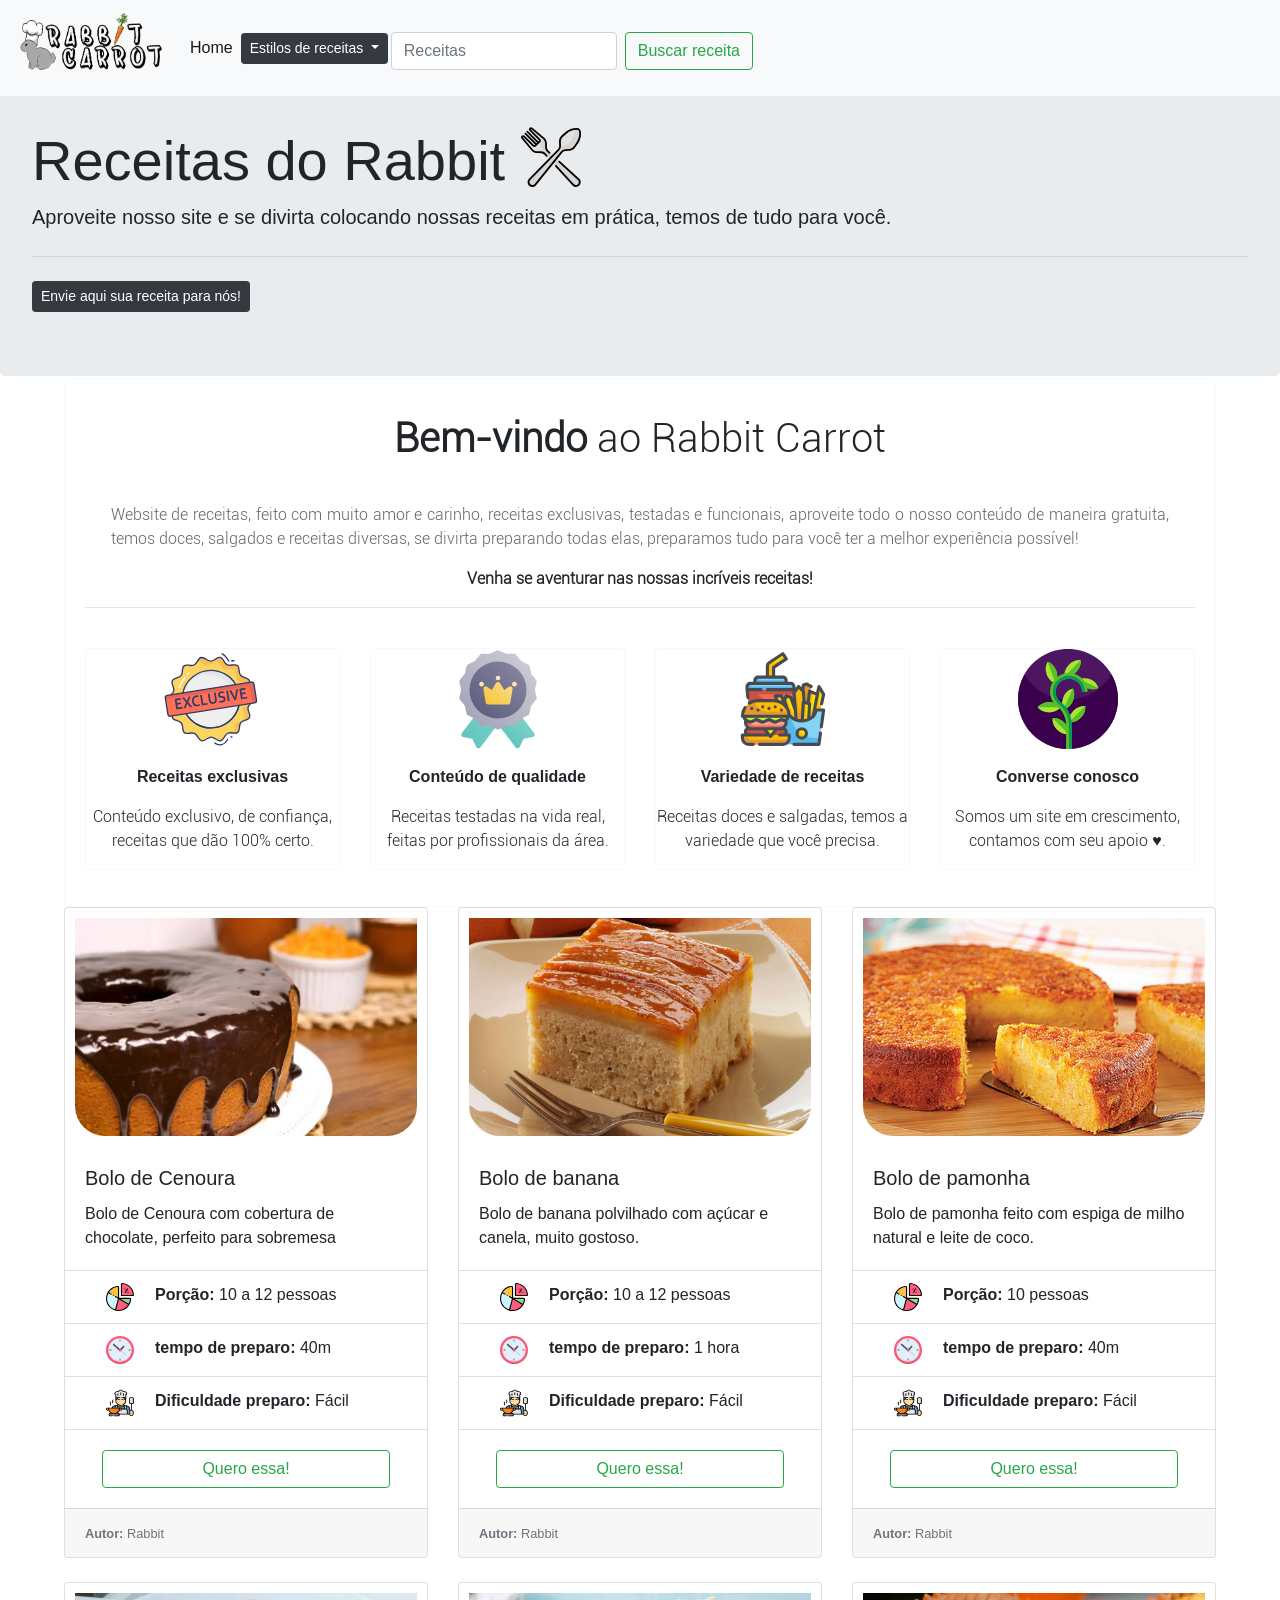
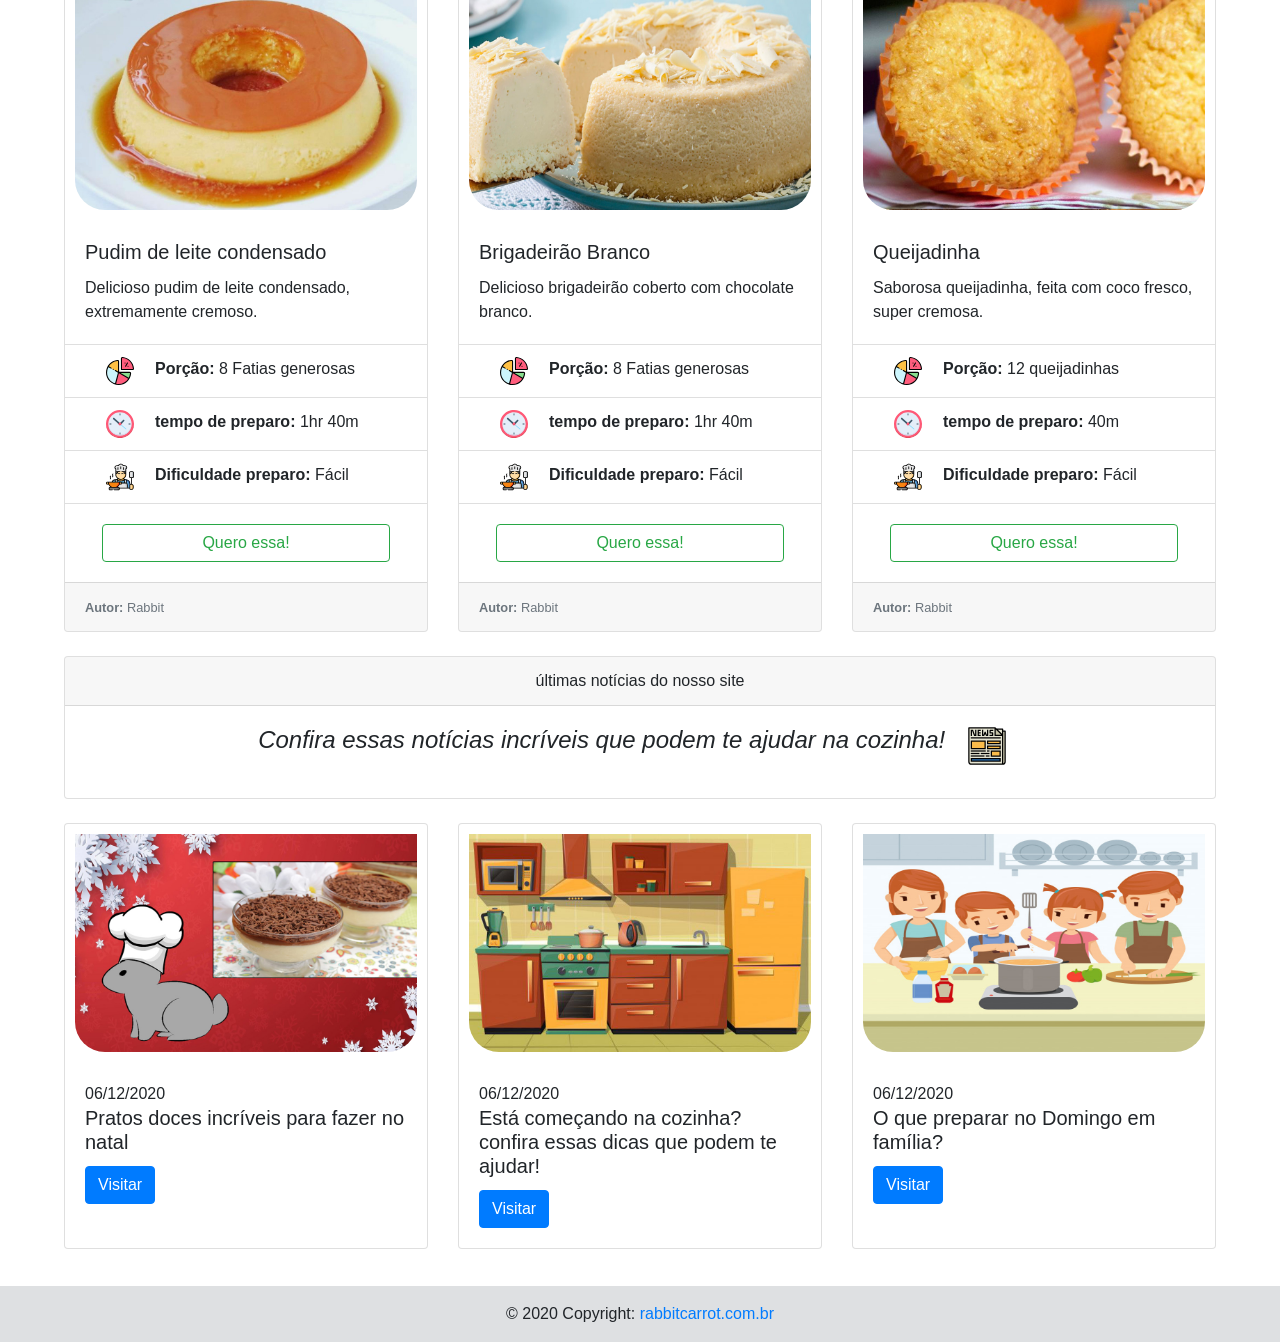
<file: index.html>
<!DOCTYPE html>
<html lang="en">

<head>
    <meta name="google-site-verification" content="egE3hWPSf-x9CY5-Ne5ytQCSGyhr3gAjG3mYCH3V0E8" />
    <script data-ad-client="ca-pub-9453351168925949" async src="https://pagead2.googlesyndication.com/pagead/js/adsbygoogle.js"></script>
    <script src="https://ajax.googleapis.com/ajax/libs/jquery/2.1.1/jquery.min.js"></script>
    <script src="https://code.jquery.com/jquery-3.5.1.slim.min.js" integrity="sha384-DfXdz2htPH0lsSSs5nCTpuj/zy4C+OGpamoFVy38MVBnE+IbbVYUew+OrCXaRkfj" crossorigin="anonymous"></script>
    <script src="https://cdn.jsdelivr.net/npm/bootstrap@4.5.3/dist/js/bootstrap.bundle.min.js" integrity="sha384-ho+j7jyWK8fNQe+A12Hb8AhRq26LrZ/JpcUGGOn+Y7RsweNrtN/tE3MoK7ZeZDyx" crossorigin="anonymous"></script>
    <link rel="icon" href="imgs/icone_coelhito.png" />
    <link rel="stylesheet" href="css/stilos.css" />
    <link rel="stylesheet" href="https://cdn.jsdelivr.net/npm/bootstrap@4.5.3/dist/css/bootstrap.min.css" integrity="sha384-TX8t27EcRE3e/ihU7zmQxVncDAy5uIKz4rEkgIXeMed4M0jlfIDPvg6uqKI2xXr2" crossorigin="anonymous">
    <meta charset="UTF-8">
    <meta name="viewport" content="width=device-width, initial-scale=1">
    <title>Rabbit - Receitas de mãe</title>
</head>

<body bgcolor="grey">

    <!-- HEADER -->

    <script>
        var href;

        function myfunction() {
            $('form').on('submit', function(e) {
                e.preventDefault();
                href = $('datalist option[value="' + $('input[list="receitas"]').val() + '"]').find('a').prop('href');
                if (typeof href !== 'undefined')
                    window.location.href = href;
            });
        }
    </script>

    <nav class="navbar navbar-expand-lg navbar-light bg-light fixed-top">
        <a class="navbar-brand headerzoom" href="index.html">
            <img src="imgs/coelho.png" width="150 " height="70 " class="d-inline-block align-top " alt=" ">
        </a>
        <button class="navbar-toggler" type="button" data-toggle="collapse" data-target="#navbarNavDropdown" aria-controls="navbarNavDropdown" aria-expanded="false" aria-label="Alterna navegação">
              <span class="navbar-toggler-icon"></span>
            </button>
        <div class="collapse navbar-collapse" id="navbarNavDropdown">
            <ul class="navbar-nav">
                <li class="nav-item active">
                    <a class="nav-link .text-body" href="index.html">Home <span class="sr-only">(Página atual)</span></a>
                </li>
                <li class="nav-item">
                    <div class="btn-group baixo">
                        <button class="btn btn-dark btn-secondary btn-sm dropdown-toggle descer" type="button" data-toggle="dropdown" aria-haspopup="true" aria-expanded="false">
                          Estilos de receitas
                        </button>
                        <div class="dropdown-menu">
                            <a class="dropdown-item" href="docesIndex.html">Doces <img src="imgs/doce.svg" width=" 50 " height="30 " class="d-inline-block align-top " alt=" " /></a>
                            <a class="dropdown-item" href="salgadasIndex.html">Salgados <img src="imgs/salgado.svg" width=" 50 " height="30 " class="d-inline-block align-top " alt=" " /></a>
                            <hr>
                            <a class="dropdown-item" href="diversas.html">Receitas Variadas <img src="imgs/receitas.svg" width=" 50 " height="30 " class="d-inline-block align-top " alt=" " /></a>
                        </div>
                    </div>
                </li>
            </ul>

            <form class="form-inline direitinha">

                <input class="form-control mr-sm-2" oninput="myfunction()" type="search" id="texto" list="receitas" placeholder="Receitas">
                <button class="btn btn-outline-success my-2 my-sm-0" type="submit">Buscar receita</button>

                <datalist id="receitas">

                    <option value="Bolo de cenoura"><a href="receitaBoloCenoura.html"></a></option>
                    <option value="Bolo de banana"><a href="receitaBoloBanana.html"></a></option>
                    <option value="Bolo de pamonha"><a href="receitaBoloPamonha.html"></a></option>
                    <option value="Pudim de leite condensado"><a href="receitaPudimLeiteCondensado.html"></a></option>
                    <option value="Brigadeirão Branco"><a href="receitaBrigadeiraoBranco.html"></a></option>
                    <option value="Queijadinha"><a href="receitaQueijadinha.html"></a></option>
                    <option value="Bolo de fubá"><a href="receitasDoces/boloFuba.html"></a></option>
                    <option value="Manjá"><a href="receitasDoces/manja.html"></a></option>
                    <option value="Pudim de coco"><a href="receitasDoces/pudimDeCoco.html"></a></option>
                    <option value="Fatias Húngaras"><a href="receitasDoces/fatiasHungaras.html"></a></option>
                    <option value="Bolo de limão"><a href="receitasDoces/boloDeLimao.html"></a></option>
                    <option value="Mousse de maracujá"><a href="receitasDoces/moouseDeMaracuja.html"></a></option>
                    <option value="Salada de berinjela"><a href="receitasSalgadas/saladaBerinjela.html"></a></option>
                    <option value="Cuscuz Paulista"><a href="receitasSalgadas/cuscuzPaulista.html"></a></option>
                    <option value="Torta de frango"><a href="receitasSalgadas/tortaFrango.html"></a></option>
                    <option value="Salada de maionese"><a href="receitasSalgadas/saladaMaionese.html"></a></option>
                    <option value="Tomate recheado"><a href="receitasSalgadas/tomateRecheado.html"></a></option>
                    <option value="Lasanha de presunto e queijo"><a href="receitasSalgadas/lasanhaPresuntoQueijo.html"></a></option>
                    <option value="Banofe"><a href="diversasDois/banofe.html"></a></option>
                    <option value="Bolo de Arroz"><a href="diversasDois/boloDeArroz.html"></a></option>
                    <option value="Bolo de fuba Cremoso"><a href="diversasDois/boloFubaCremoso.html"></a></option>
                    <option value="Gelado de Abacaxi"><a href="diversasDois/geladoAbacaxi.html"></a></option>
                    <option value="Macarrão Pizza"><a href="diversasDois/macarraoPizza.html"></a></option>
                    <option value="Torta de Ricota"><a href="diversasDois/tortaRicota.html"></a></option>
                    <option value="Arroz doce"><a href="diversasUm/arrozDoce.html"></a></option>
                    <option value="Bolo de coco"><a href="diversasUm/boloDeCoco.html"></a></option>
                    <option value="Brigadeirão Preto"><a href="diversasUm/brigadeiraoPreto.html"></a></option>
                    <option value="Curau"><a href="diversasUm/curau.html"></a></option>
                    <option value="Gelatina Colorida"><a href="diversasUm/gelatinaColorida.html"></a></option>
                    <option value="Pave de creme de confeiteiro"><a href="diversasUm/paveCremeConfeiteiro.html"></a></option>
                </datalist>
            </form>

        </div>
    </nav>

    <br>
    <br>



    <div class="jumbotron descendo ">
        <h1 class="display-4 ">Receitas do Rabbit <img src="imgs/colheres.svg " width="60 " height="60 " class="d-inline-block align-top " alt=" "></h1>
        <p class="lead ">Aproveite nosso site e se divirta colocando nossas receitas em prática, temos de tudo para você.</p>
        <hr class="my-4 ">
        <p class="card-text "><small class="text-muted "><a class="btn btn btn-dark btn-sm " href="enviar_receita.html " role="button ">Envie aqui sua receita para nós!</a></small></p>
    </div>

    <div class="centralizando">
        <div class="card text-center border-light subiu">
            <div class="card-body">
                <p>
                    <h1 class="fontezada"><b>Bem-vindo</b> ao Rabbit Carrot</h1>
                </p>
                <br>
                <p align="justify" class="textinhoEmpresa fontezada">
                    Website de receitas, feito com muito amor e carinho, receitas exclusivas, testadas e funcionais, aproveite todo o nosso conteúdo de maneira gratuita, temos doces, salgados e receitas diversas, se divirta preparando todas elas, preparamos tudo para você
                    ter a melhor experiência possível!

                    </b>
                </p>
                <p class="fontezada">
                    <b>Venha se aventurar nas nossas incríveis receitas!</b>
                </p>
                <hr>
                <BR>
                <div class="card-deck ">
                    <div class="card border-light mb-3">
                        <center>
                            <img src="imgs/exclusive.svg" class="abaixandoImagens" width="100px" alt="Responsive image">
                            <p></p>
                            <b> Receitas exclusivas</b>
                            <p></p>
                            <p class="fontezada descricoes">Conteúdo exclusivo, de confiança, receitas que dão 100% certo.</p>
                        </center>
                    </div>
                    <div class="card border-light mb-3">
                        <center>
                            <img src="imgs/qualidade.svg" class="abaixandoImagens" width="100px" alt="Responsive image">
                            <p></p>
                            <b> Conteúdo de qualidade</b>
                            <p></p>
                            <p class="fontezada descricoes">Receitas testadas na vida real, feitas por profissionais da área.</p>
                        </center>
                    </div>
                    <div class="card border-light mb-3">
                        <center>
                            <img src="imgs/variedade.svg" class="abaixandoImagens" width="100px" alt="Responsive image">
                            <p></p>
                            <b>Variedade de receitas</b>
                            <p></p>
                            <p class="fontezada descricoes">Receitas doces e salgadas, temos a variedade que você precisa.</p>
                        </center>
                    </div>
                    <div class="card border-light mb-3">
                        <center>
                            <img src="imgs/crescimento.svg" class="abaixandoImagens" width="100px" alt="Responsive image">
                            <p></p>
                            <b>Converse conosco</b>
                            <p></p>
                            <p class="fontezada descricoes">Somos um site em crescimento, contamos com seu apoio ♥.</p>
                        </center>
                    </div>
                </div>
            </div>
        </div>




        <!-- HEADER -->

        <!-- corpo  -->
        <div class="card-deck">
            <div class="card ">
                <img src="imgs/bolo_cenoura.jpg " class="card-img-top fotos " alt="... ">
                <div class="card-body ">
                    <h5 class="card-title ">Bolo de Cenoura</h5>
                    <p class="card-text ">Bolo de Cenoura com cobertura de chocolate, perfeito para sobremesa</p>
                </div>
                <ul class="list-group list-group-flush ">
                    <li class="list-group-item "><img src="imgs/porcao.svg " width="70 " height="28 " class="d-inline-block align-top " alt=" "><b>Porção:</b> 10 a 12 pessoas</li>
                    <li class="list-group-item "><img src="imgs/dinheiro.svg " width="70 " height="28 " class="d-inline-block align-top " alt=" "><b>tempo de preparo: </b> 40m </li>
                    <li class="list-group-item "><img src="imgs/cozinhando.svg " width="70 " height="28 " class="d-inline-block align-top " alt=" "><b>Dificuldade preparo:</b> Fácil</li>
                </ul>
                <div class="card-body ">
                    <center><a href="receitaBoloCenoura.html "><button type="button "  style="width: 18rem; " class="btn btn-outline-success aumentar ">Quero essa!</button></a>
                    </center>
                </div>
                <div class="card-footer ">
                    <small class="text-muted "><b>Autor:</b> Rabbit</small>
                </div>
            </div>
            <div class="card ">
                <img src="imgs/bolo_banana.jpg " class="card-img-top fotos " alt="... ">
                <div class="card-body ">
                    <h5 class="card-title ">Bolo de banana</h5>
                    <p class="card-text ">Bolo de banana polvilhado com açúcar e canela, muito gostoso.</p>
                </div>
                <ul class="list-group list-group-flush ">
                    <li class="list-group-item "><img src="imgs/porcao.svg " width="70 " height="28 " class="d-inline-block align-top " alt=" "><b>Porção:</b> 10 a 12 pessoas</li>
                    <li class="list-group-item "><img src="imgs/dinheiro.svg " width="70 " height="28 " class="d-inline-block align-top " alt=" "><b>tempo de preparo: </b> 1 hora </li>
                    <li class="list-group-item "><img src="imgs/cozinhando.svg " width="70 " height="28 " class="d-inline-block align-top " alt=" "><b>Dificuldade preparo:</b> Fácil</li>
                </ul>
                <div class="card-body ">
                    <center><a href="receitaBoloBanana.html "><button type="button "  style="width: 18rem; " class="btn btn-outline-success aumentar ">Quero essa!</button></a></center>
                </div>
                <div class="card-footer ">
                    <small class="text-muted "><b>Autor:</b> Rabbit</small>
                </div>
            </div>
            <div class="card ">
                <img src="imgs/bolo_pamonha.jpg " class="card-img-top fotos " alt="... ">
                <div class="card-body ">
                    <h5 class="card-title ">Bolo de pamonha</h5>
                    <p class="card-text ">Bolo de pamonha feito com espiga de milho natural e leite de coco.</p>
                </div>
                <ul class="list-group list-group-flush ">
                    <li class="list-group-item "><img src="imgs/porcao.svg " width="70 " height="28 " class="d-inline-block align-top " alt=" "><b>Porção:</b> 10 pessoas</li>
                    <li class="list-group-item "><img src="imgs/dinheiro.svg " width="70 " height="28 " class="d-inline-block align-top " alt=" "><b>tempo de preparo: </b> 40m</li>
                    <li class="list-group-item "><img src="imgs/cozinhando.svg " width="70 " height="28 " class="d-inline-block align-top " alt=" "><b>Dificuldade preparo:</b> Fácil</li>
                </ul>
                <div class="card-body ">
                    <center><a href="receitaBoloPamonha.html "><button type="button "  style="width: 18rem; " class="btn btn-outline-success aumentar ">Quero essa!</button></a></center>
                </div>
                <div class="card-footer ">
                    <small class="text-muted "><b>Autor:</b> Rabbit</small>
                </div>
            </div>
        </div>


        <!-- corpo -->

        <br>

        <!-- corpo 2 -->

        <div class="card-deck ">
            <div class="card ">
                <img src="imgs/pudim_leite_condensado.jpg " class="card-img-top fotos " alt="... ">
                <div class="card-body ">
                    <h5 class="card-title ">Pudim de leite condensado</h5>
                    <p class="card-text ">Delicioso pudim de leite condensado, extremamente cremoso.</p>
                </div>
                <ul class="list-group list-group-flush ">
                    <li class="list-group-item "><img src="imgs/porcao.svg " width="70 " height="28 " class="d-inline-block align-top " alt=" "><b>Porção:</b> 8 Fatias generosas</li>
                    <li class="list-group-item "><img src="imgs/dinheiro.svg " width="70 " height="28 " class="d-inline-block align-top " alt=" "><b>tempo de preparo: </b> 1hr 40m</li>
                    <li class="list-group-item "><img src="imgs/cozinhando.svg " width="70 " height="28 " class="d-inline-block align-top " alt=" "><b>Dificuldade preparo:</b> Fácil</li>
                </ul>
                <div class="card-body ">
                    <center><a href="receitaPudimLeiteCondensado.html "><button type="button "  style="width: 18rem; " class="btn btn-outline-success aumentar ">Quero essa!</button></a></center>
                </div>
                <div class="card-footer ">
                    <small class="text-muted "><b>Autor:</b> Rabbit</small>
                </div>
            </div>
            <div class="card ">
                <img src="imgs/brigadeirao_branco.jpg " class="card-img-top fotos " alt="... ">
                <div class="card-body ">
                    <h5 class="card-title ">Brigadeirão Branco</h5>
                    <p class="card-text ">Delicioso brigadeirão coberto com chocolate branco.</p>
                </div>
                <ul class="list-group list-group-flush ">
                    <li class="list-group-item "><img src="imgs/porcao.svg " width="70 " height="28 " class="d-inline-block align-top " alt=" "><b>Porção:</b> 8 Fatias generosas</li>
                    <li class="list-group-item "><img src="imgs/dinheiro.svg " width="70 " height="28 " class="d-inline-block align-top " alt=" "><b>tempo de preparo: </b> 1hr 40m</li>
                    <li class="list-group-item "><img src="imgs/cozinhando.svg " width="70 " height="28 " class="d-inline-block align-top " alt=" "><b>Dificuldade preparo:</b> Fácil</li>
                </ul>
                <div class="card-body ">
                    <center><a href="receitaBrigadeiraoBranco.html "><button type="button "  style="width: 18rem; " class="btn btn-outline-success aumentar ">Quero essa!</button></a></center>
                </div>
                <div class="card-footer ">
                    <small class="text-muted "><b>Autor:</b> Rabbit</small>
                </div>
            </div>
            <div class="card ">
                <img src="imgs/queijadinha.jpg " class="card-img-top fotos " alt="... ">
                <div class="card-body ">
                    <h5 class="card-title ">Queijadinha</h5>
                    <p class="card-text ">Saborosa queijadinha, feita com coco fresco, super cremosa.</p>
                </div>
                <ul class="list-group list-group-flush ">
                    <li class="list-group-item "><img src="imgs/porcao.svg " width="70 " height="28 " class="d-inline-block align-top " alt=" "><b>Porção:</b> 12 queijadinhas</li>
                    <li class="list-group-item "><img src="imgs/dinheiro.svg " width="70 " height="28 " class="d-inline-block align-top " alt=" "><b>tempo de preparo: </b> 40m</li>
                    <li class="list-group-item "><img src="imgs/cozinhando.svg " width="70 " height="28 " class="d-inline-block align-top " alt=" "><b>Dificuldade preparo:</b> Fácil</li>
                </ul>
                <div class="card-body ">
                    <center><a href="receitaQueijadinha.html "><button type="button "  style="width: 18rem; " class="btn btn-outline-success aumentar ">Quero essa!</button></a></center>
                </div>
                <div class="card-footer ">
                    <small class="text-muted "><b>Autor:</b> Rabbit</small>
                </div>
            </div>
        </div>

        <br>

        <div class="card text-center">
            <div class="card-header">
                <span>últimas notícias do nosso site</span>
            </div>
            <div class="card-body">
                <h4 class="card-title">
                    <i>Confira essas notícias incríveis que podem te ajudar na cozinha! <img src="imgs/noticia.svg" width="70" height="40" class="d-inline-block align-top " /></h4></i>
            </div>
        </div>

        <br>


        <div class="card-deck">

            <div class="card">
                <a href="noticias/pratosNatal.html"><img class="card-img-top fotos" src="imgs/noticia_natal.jpg" alt="Imagem de capa do card"></a>
                <div class="card-body">
                    <span>06/12/2020</span>
                    <h5 class="card-title">Pratos doces incríveis para fazer no natal</h5>
                    <a href="noticias/pratosNatal.html" class="btn btn-primary">Visitar</a>
                </div>
            </div>

            <div class="card">
                <a href="noticias/dicasCozinha.html"><img class="card-img-top fotos" src="imgs/cozinha.jpg" alt="Imagem de capa do card"></a>
                <div class="card-body">
                    <span>06/12/2020</span>
                    <h5 class="card-title">Está começando na cozinha? confira essas dicas que podem te ajudar!</h5>
                    <a href="noticias/dicasCozinha.html" class="btn btn-primary">Visitar</a>
                </div>
            </div>

            <div class="card">
                <a href="noticias/domingoFamilia.html"><img class="card-img-top fotos" src="imgs/familiaNoticia.jpg" alt="Imagem de capa do card"></a>
                <div class="card-body">
                    <span>06/12/2020</span>
                    <h5 class="card-title">O que preparar no Domingo em família?</h5>
                    <a href="noticias/domingoFamilia.html" class="btn btn-primary">Visitar</a>
                </div>
            </div>


        </div>
    </div>
    <br>


</body>
<!-- corpo 2 -->
<!-- Footer -->
<footer class="page-footer font-small blue fundo ">

    <!-- Copyright -->
    <div class="footer-copyright text-center py-3 ">© 2020 Copyright:
        <a href="# ">rabbitcarrot.com.br</a>
    </div>
    <!-- Copyright -->

</footer>

<!-- Footer -->


</html>
</file>
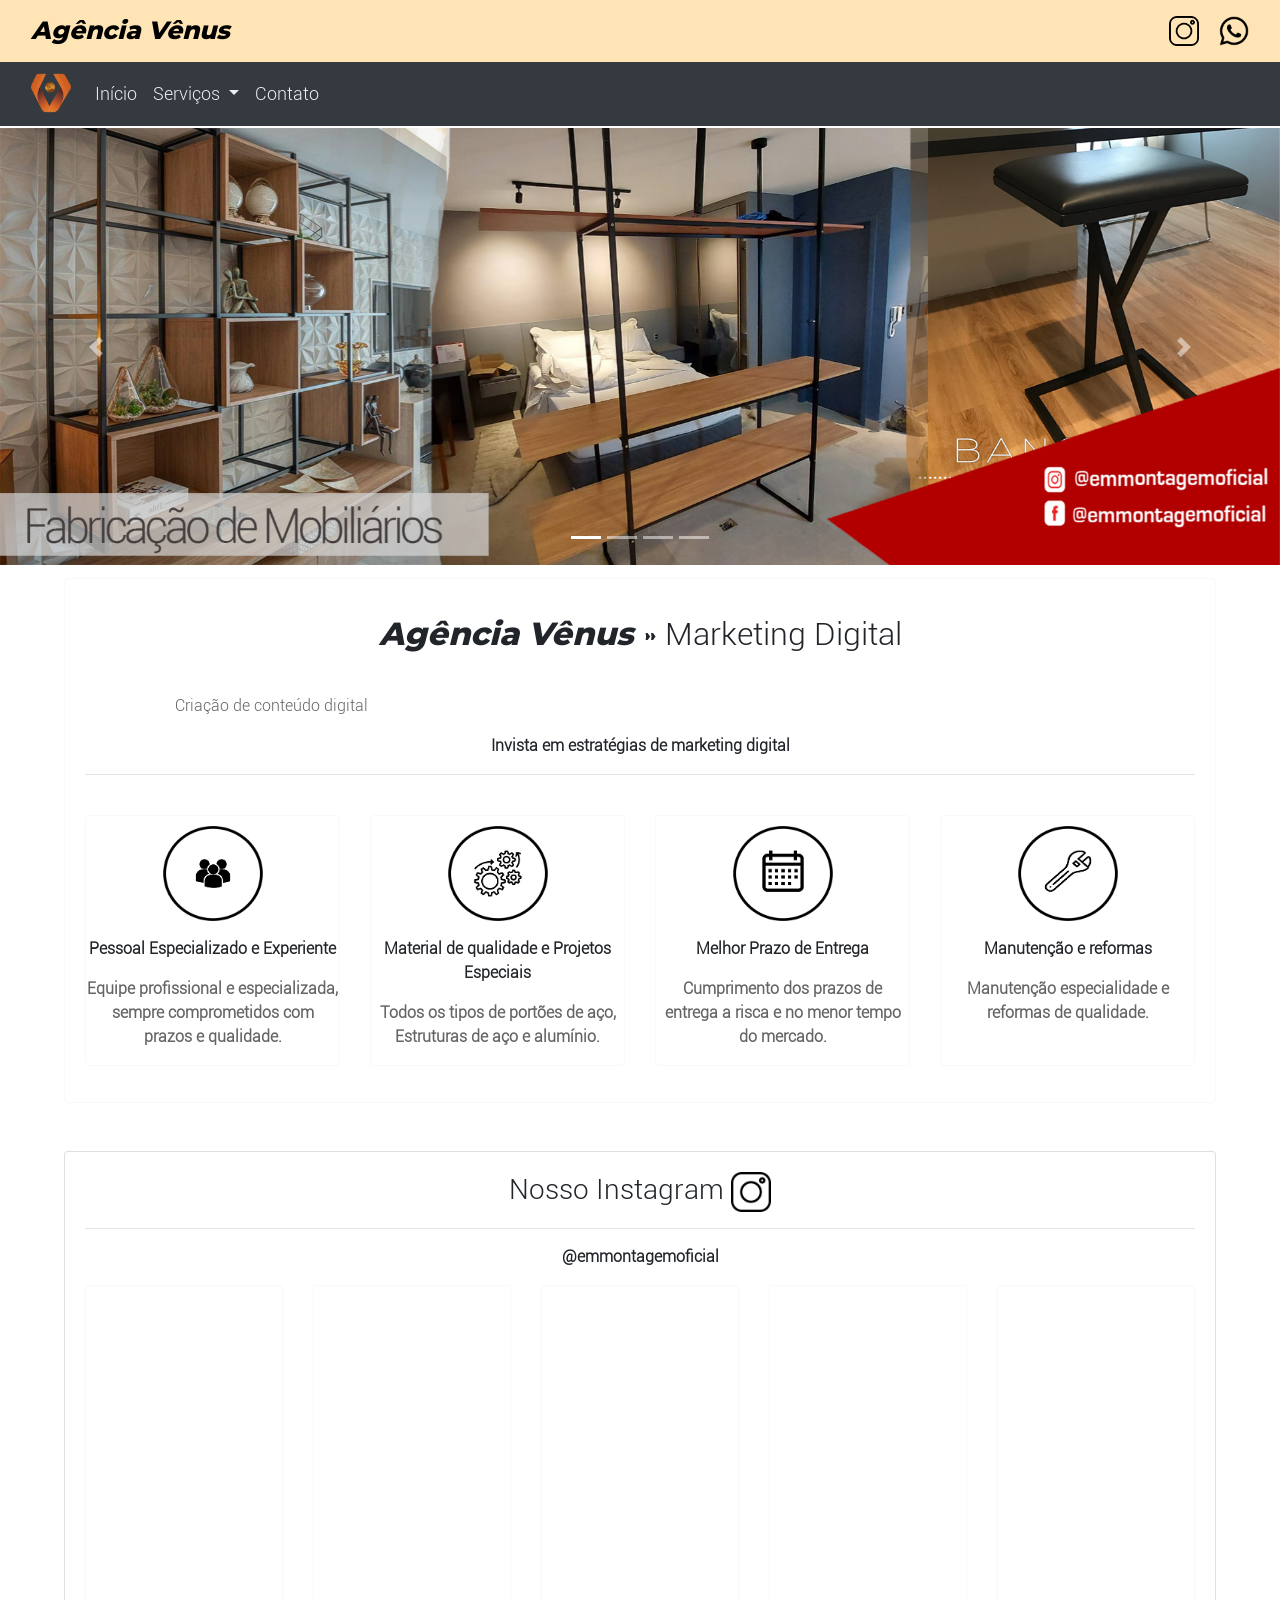
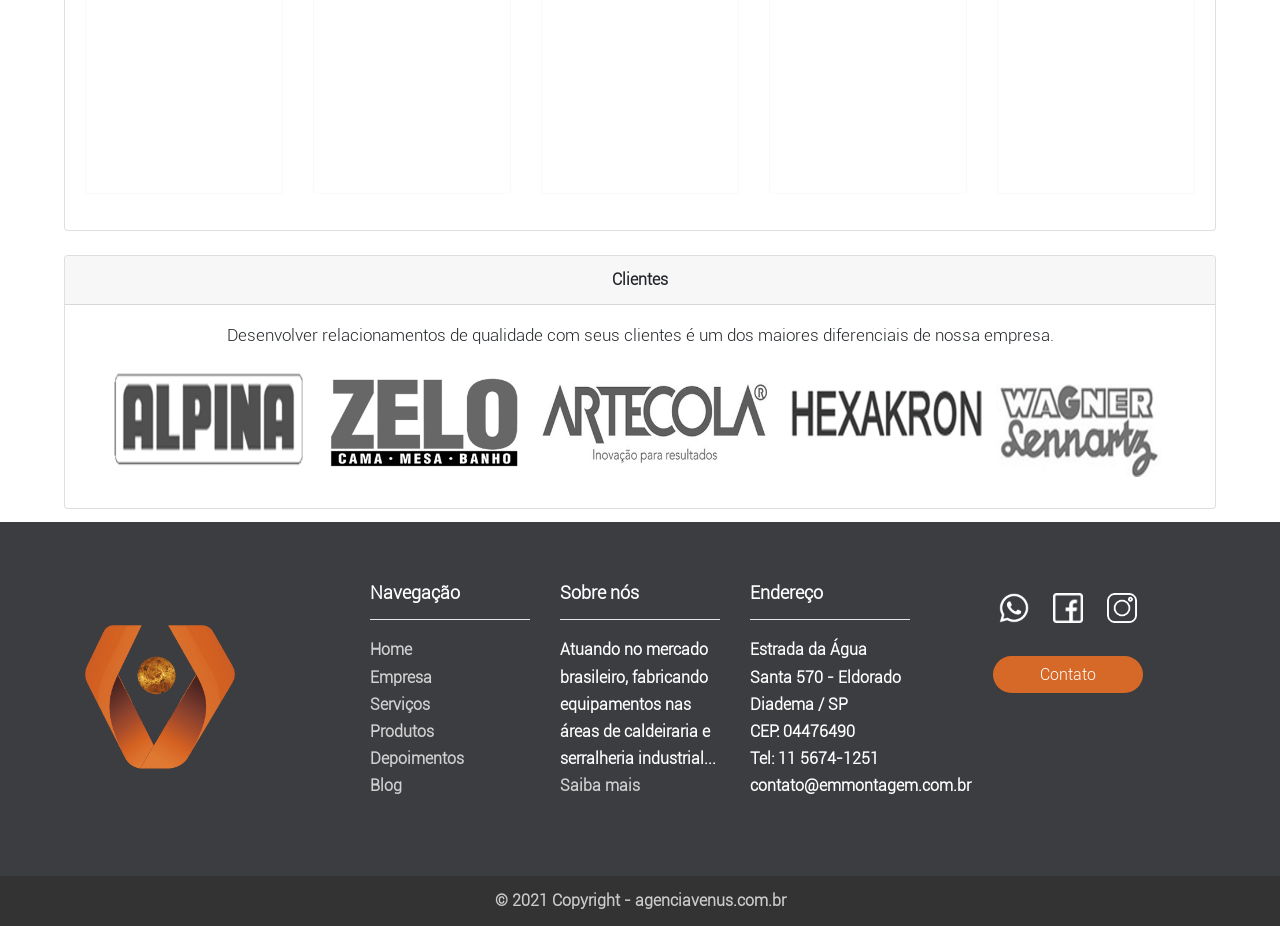
<file: venus/index.html>
<!DOCTYPE html>
<html lang="en">

<head>
    <script src="https://ajax.googleapis.com/ajax/libs/jquery/2.1.1/jquery.min.js"></script>
    <script src="https://code.jquery.com/jquery-3.5.1.slim.min.js" integrity="sha384-DfXdz2htPH0lsSSs5nCTpuj/zy4C+OGpamoFVy38MVBnE+IbbVYUew+OrCXaRkfj" crossorigin="anonymous"></script>
    <script src="https://cdn.jsdelivr.net/npm/bootstrap@4.5.3/dist/js/bootstrap.bundle.min.js" integrity="sha384-ho+j7jyWK8fNQe+A12Hb8AhRq26LrZ/JpcUGGOn+Y7RsweNrtN/tE3MoK7ZeZDyx" crossorigin="anonymous"></script>
    <link rel="icon" href="imgs/venusLogo.png" />
    <link rel="stylesheet" href="https://cdn.jsdelivr.net/npm/bootstrap@4.5.3/dist/css/bootstrap.min.css" integrity="sha384-TX8t27EcRE3e/ihU7zmQxVncDAy5uIKz4rEkgIXeMed4M0jlfIDPvg6uqKI2xXr2" crossorigin="anonymous">
    <link rel="stylesheet" href="css/stilos.css" />
    <link rel="stylesheet" href="assets/footer.css">
    <meta charset="UTF-8">
    <meta name="viewport" content="width=device-width, initial-scale=1">
    <title>Agência Vênus</title>
</head>

<body>
    <!-- NAVBAR -->
    <nav class="navbar cima navbar-expand-lg navbar-light fixed-top" style="background-color: #FFE4B5;">
        <div class="container-fluid fontezada">

            <ul class="navbar-nav mr-auto">
                <li class="nav-item">
                    <li class="nav-item textoNav textoLogo"><i> Agência Vênus </i></li>
                </li>
            </ul>
            <span class="navbar-text">
                <a href="https://www.instagram.com/venussagency/" target="_blank"><img src="imgs/instagramBlack.png" height="30" width="30" class="img-fluid" alt="Responsive image"></a>
                &nbsp &nbsp 
          <!--   
                <a href="https://www.facebook.com/emmontagemoficial-231018561588432" target="_blank"><img src="imgs/facebook.png" height="30" width="30" class="img-fluid" alt="Responsive image"></a>
                &nbsp &nbsp &nbsp
           -->
                <a href="https://api.whatsapp.com/send?phone=5511945226520&text=" target="_blank"><img src="imgs/zapzapBlack.png" height="30" width="30" class="img-fluid" alt="Responsive image"></a>
                   </span>
        </div>
    </nav>


    <nav class="navbar navbar-expand-lg bg-dark navbar-light fixed-top">
        <div class="descendoNav">
            <div class="container-fluid">
                <a class="zoom centro navbar-brand" href="index.html">
                    <img src="imgs/venusLogo.png" width="40" height="40" alt="Logo">
                </a>
                <button class="navbar-toggler direitaNav" type="button" data-toggle="collapse" data-target="#navbarSupportedContent" aria-controls="navbarSupportedContent" aria-expanded="false" aria-label="Toggle navigation">
                <span class="navbar-toggler-icon"></span>
              </button>
                <div class="collapse navbar-collapse" id="navbarSupportedContent">
                    <ul class="navbar-nav mr-auto">
                        <li class="nav-item">
                            <a class="nav-link fontezada" style="color: rgb(238, 238, 238);" href="index.html">Início</a>
                        </li>
                        <li class="nav-item dropdown fontezada">
                            <a class="nav-link dropdown-toggle " style="color: rgb(238, 238, 238);" href="#" id="navbarDropdown" role="button" data-toggle="dropdown" aria-haspopup="true" aria-expanded="false">
                         Serviços
                        </a>
                            <div class="dropdown-menu" aria-labelledby="navbarDropdown">
                                <a class="dropdown-item fontezada" style="color: rgb(238, 238, 238);" href="#">...</a>
                                <a class="dropdown-item fontezada" style="color: rgb(238, 238, 238);" href="#">...</a>
                            </div>
                        </li>
                        <li class="nav-item">
                            <a class="nav-link fontezada" style="color: rgb(238, 238, 238);" href="contato.html">Contato</a>
                        </li>
                    </ul>
                </div>
            </div>
    </nav>
    </div>
    <!-- NAVBAR -->
    <br>
    <br>
    <br>
    <br>
    <p>
    </p>
    <p>
    </p>
    <div id="carouselExampleIndicators" class="carousel slide" data-ride="carousel">
        <ol class="carousel-indicators">
            <li data-target="#carouselExampleIndicators" data-slide-to="0" class="active"></li>
            <li data-target="#carouselExampleIndicators" data-slide-to="1"></li>
            <li data-target="#carouselExampleIndicators" data-slide-to="2"></li>
            <li data-target="#carouselExampleIndicators" data-slide-to="4"></li>
        </ol>
        <div class="carousel-inner">
            <div class="carousel-item active">
                <img class="d-block w-100" src="imgs/teste.jpg" alt="First slide">
            </div>
            <div class="carousel-item">
                <img class="d-block w-100" src="imgs/teste2.jpg" alt="Second slide">
            </div>
            <div class="carousel-item">
                <img class="d-block w-100" src="imgs/teste3.jpg" alt="Third slide">
            </div>
            <div class="carousel-item">
                <img class="d-block w-100" src="imgs/teste4.jpg" alt="Third slide">
            </div>
        </div>
        <a class="carousel-control-prev" href="#carouselExampleIndicators" role="button" data-slide="prev">
            <span class="carousel-control-prev-icon" aria-hidden="true"></span>
            <span class="sr-only">Previous</span>
        </a>
        <a class="carousel-control-next" href="#carouselExampleIndicators" role="button" data-slide="next">
            <span class="carousel-control-next-icon" aria-hidden="true"></span>
            <span class="sr-only">Next</span>
        </a>
    </div>
    <div class="centralizando">
        <div class="card text-center border-light">
            <div class="card-body">
                <p>
                    <h2 class="fontezada"><span class="textoLogo"><i>Agência Vênus</i></span> » Marketing Digital</h2>
                </p>
                <br>
                <p align="justify" class="textinhoEmpresa fontezada">
                    Criação de conteúdo digital

                    </b>
                </p>
                <p class="fontezada">
                    <b>Invista em estratégias de marketing digital<b></b>
                </p>
                <hr>
                <BR>
                <div class="card-deck ">
                    <div class="card border-light mb-3">
                        <center>
                            <img src="imgs/UM.png" class="abaixandoImagens" width="100px" alt="Responsive image"></a>
                            <p></p>
                            <p class="fontezada">Pessoal Especializado e Experiente</p>
                            <p class="fontezada descricoes">Equipe profissional e especializada, sempre comprometidos com prazos e qualidade.</p>
                        </center>
                    </div>
                    <div class="card border-light mb-3">
                        <center>
                            <img src="imgs/dois.png" class="abaixandoImagens" width="100px" alt="Responsive image"></a>
                            <p></p>
                            <p class="fontezada">Material de qualidade e Projetos Especiais</p>
                            <p class="fontezada descricoes">Todos os tipos de portões de aço, Estruturas de aço e alumínio.</p>
                        </center>
                    </div>
                    <div class="card border-light mb-3">
                        <center>
                            <img src="imgs/tres.png" class="abaixandoImagens" width="100px" alt="Responsive image"></a>
                            <p></p>
                            <p class="fontezada">Melhor Prazo de Entrega</p>
                            <p class="fontezada descricoes">Cumprimento dos prazos de entrega a risca e no menor tempo do mercado.</p>
                        </center>
                    </div>
                    <div class="card border-light mb-3">
                        <center>
                            <img src="imgs/quatro.png" class="abaixandoImagens" width="100px" alt="Responsive image"></a>
                            <p></p>
                            <p class="fontezada">Manutenção e reformas</p>
                            <p class="fontezada descricoes">Manutenção especialidade e reformas de qualidade.</p>
                        </center>
                    </div>
                </div>
            </div>
        </div>
        <br>
        <br>
        <div class="card text-center ">
            <div class="card-body fontezada ">
                <h3 class="card-title ">Nosso Instagram
                    <a href="https://www.instagram.com/emmontagemoficial/ " target="_blank "><img src="imgs/instagramPreto.png " height="40 " width="40 " class="img-fluid " alt="Responsive image "></a>
                </h3>
                <hr><span><b>@emmontagemoficial</b></span>
                <p></p>
                <div class="card-deck ">
                    <div class="card border-light mb-3 ">
                        <center>
                            <iframe id="frame " width="230 " height="500 " src="https://www.instagram.com/p/CLGIi6SlXvy/embed " frameborder="0 "></iframe>
                        </center>
                    </div>
                    <div class="card border-light mb-3 ">
                        <center>
                            <iframe id="frame " width="230 " height="500 " src="https://www.instagram.com/p/CEHddIUlAVO/embed " frameborder="0 "></iframe>
                        </center>
                    </div>
                    <div class="card border-light mb-3 ">
                        <center>
                            <iframe id="frame " width="230 " height="500 " src="https://www.instagram.com/p/CF6FmK7FQEv/embed " frameborder="0 "></iframe>
                        </center>
                    </div>
                    <div class="card border-light mb-3 ">
                        <center>
                            <iframe id="frame " width="230 " height="500 " src="https://www.instagram.com/p/CF6Dw7XlU0u/embed " frameborder="0 "></iframe>
                        </center>
                    </div>
                    <div class="card border-light mb-3 ">
                        <center>
                            <iframe id="frame " width="230 " height="500 " src="https://www.instagram.com/p/CD4jC1fF2v0/embed " frameborder="0 "></iframe>
                        </center>
                    </div>
                </div>
            </div>
        </div>
        <br>
        <div class="card text-center fontezada ">
            <div class="card-header ">
                Clientes
            </div>
            <div class="card-body ">
                <h5 class="card-title menor ">Desenvolver relacionamentos de qualidade com seus clientes é um dos maiores diferenciais de nossa empresa. </h5>
                <img class="card-img-bottom " src="imgs/parceiros.jpg " alt="Card image cap ">
            </div>
        </div>
    </div>

    <!-- <div>
        <a href="https://api.whatsapp.com/send?phone=5511984910396&text=" target=" _blank "><img class="whatsapp " width="100 " height="100 " src="imgs/whatsapp.svg " /></a>
    </div> -->

</body>
<!-- Footer -->
<footer id="myFooter">
    <div class="container fontezada">
        <div class="row">
            <div class="col-sm-3">
                <h2 class="logo">
                    <a href="index.html"> <img src="imgs/venusLogo.png" height="40" width="150" class="img-fluid" alt="Responsive image"></a>
                    </a>
                </h2>
            </div>
            <div class="col-sm-2">
                <h5>Navegação</h5>
                <hr color="white">
                <ul>
                    <li><a href="index.html">Home</a></li>
                    <li><a href="empresa.html">Empresa</a></li>
                    <li><a href="servicos.html">Serviços</a></li>
                    <li><a href="produtos.html">Produtos</a></li>
                    <li><a href="depoimentos.html">Depoimentos</a></li>
                    <li><a href="blog.html">Blog</a></li>
                </ul>
            </div>
            <div class="col-sm-2">
                <h5>Sobre nós</h5>
                <hr color="white">
                <ul>
                    <li>Atuando no mercado brasileiro, fabricando equipamentos nas áreas de caldeiraria e serralheria industrial...
                    </li>
                    <li><a href="empresa.html">Saiba mais</a></li>
                </ul>
            </div>
            <div class="col-sm-2">
                <h5>Endereço</h5>
                <hr color="white">
                <ul>
                    <li>Estrada da Água Santa 570 - Eldorado Diadema / SP</li>
                    <li>CEP: 04476490</li>
                    <li>Tel: 11 5674-1251</li>
                    <li>contato@emmontagem.com.br</li>
                </ul>
            </div>
            <div class="col-sm-3">
                <div class="social-networks">
                    <a href="https://api.whatsapp.com/send?phone=5511984910396&text=" target="_blank"><img src="imgs/zapzap.png" height="30" width="30" class="img-fluid" alt="Responsive image"></a>
                    <a href="https://www.facebook.com/emmontagemoficial-231018561588432" target="_blank"><img src="imgs/facebook.png" height="30" width="30" class="img-fluid" alt="Responsive image"></a>
                    <a href="https://www.instagram.com/emmontagemoficial/" target="_blank"><img src="imgs/instagram.png" height="30" width="30" class="img-fluid" alt="Responsive image"></a>
                </div>
                <a href="contato.html">
                    <button type="button" class="btn btn-default" style="background-color: #d76928;">Contato</button>
                </a>
            </div>
        </div>
    </div>
    <div class="footer-copyright fontezada">
        <p>© 2021 Copyright - agenciavenus.com.br</p>
    </div>
</footer>
<script src="https://ajax.googleapis.com/ajax/libs/jquery/1.12.4/jquery.min.js"></script>
<script src="http://maxcdn.bootstrapcdn.com/bootstrap/3.3.7/js/bootstrap.min.js"></script>


</html>
</file>
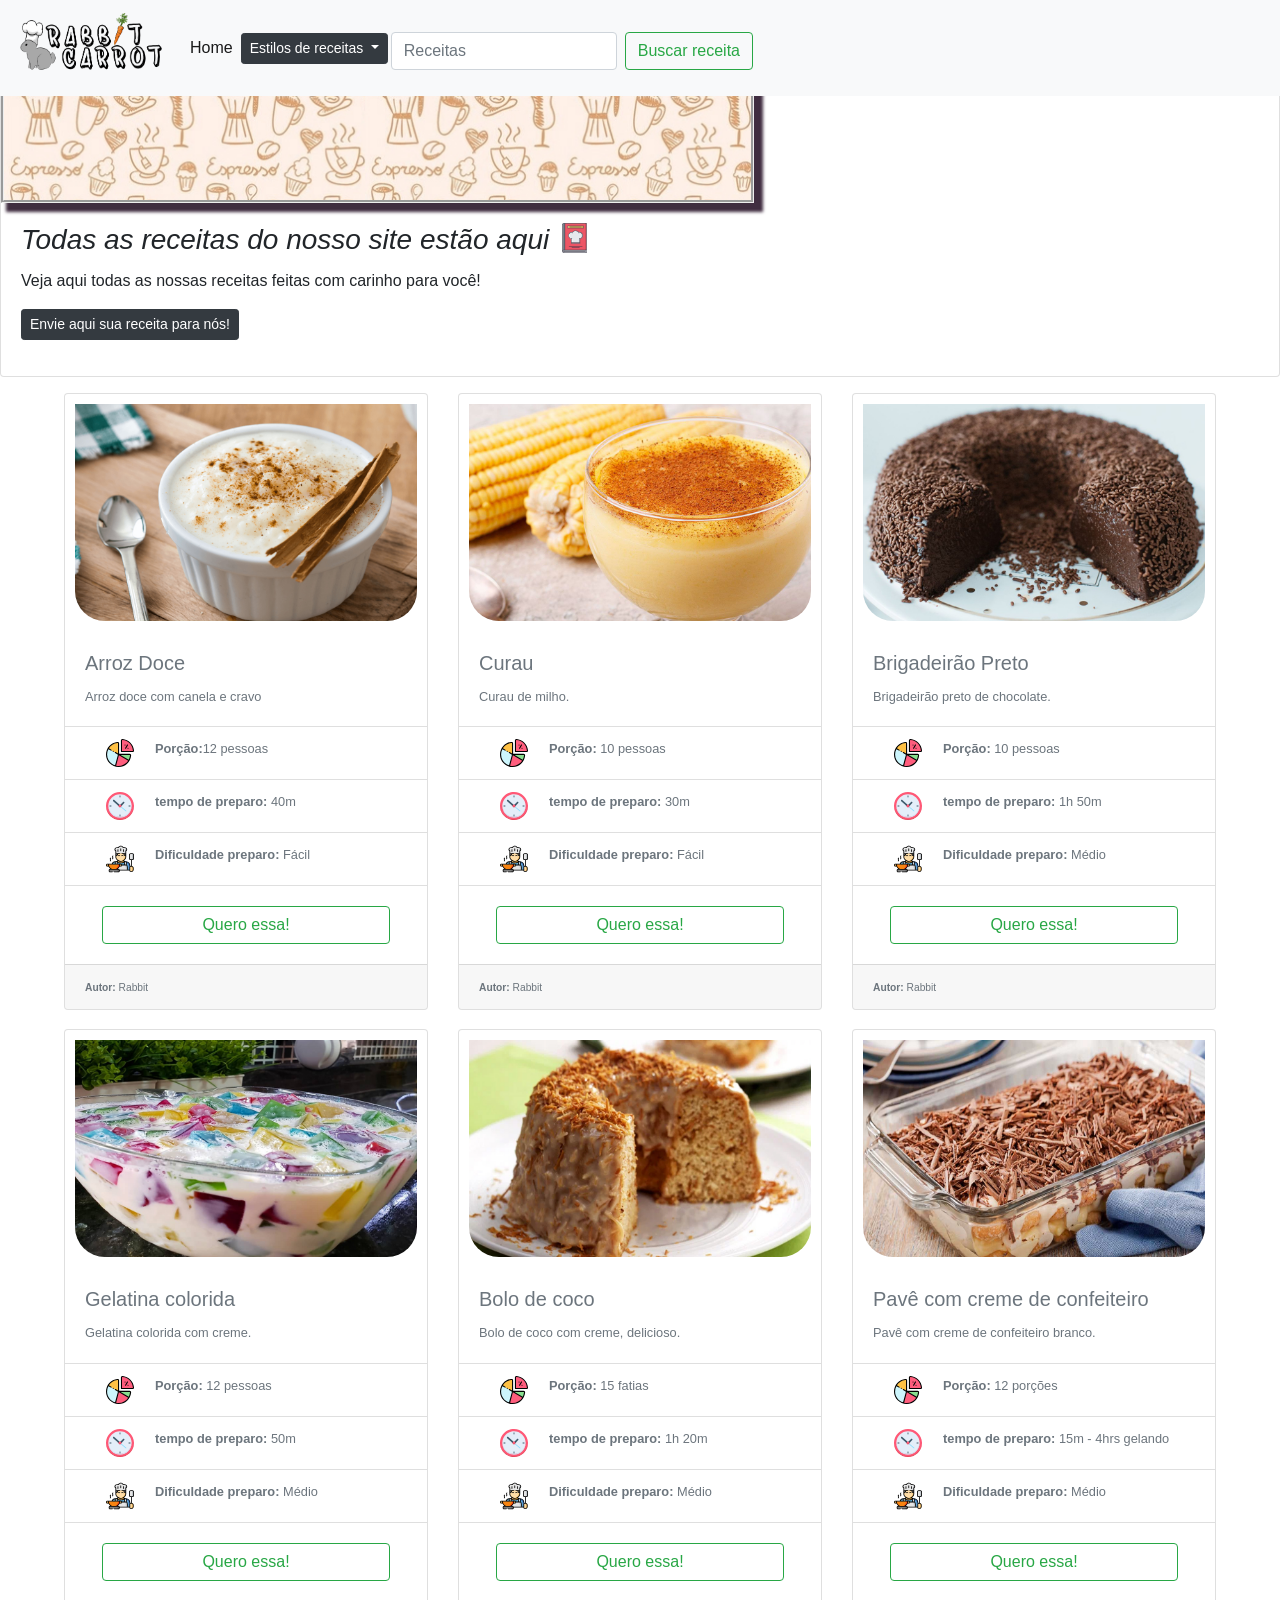
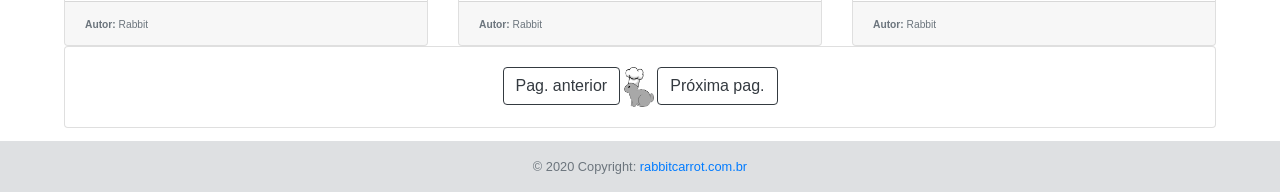
<file: diversas.html>
<!DOCTYPE html>
<html lang="en">

<head>

    <script src="https://code.jquery.com/jquery-3.5.1.slim.min.js" integrity="sha384-DfXdz2htPH0lsSSs5nCTpuj/zy4C+OGpamoFVy38MVBnE+IbbVYUew+OrCXaRkfj" crossorigin="anonymous"></script>
    <script src="https://cdn.jsdelivr.net/npm/bootstrap@4.5.3/dist/js/bootstrap.bundle.min.js" integrity="sha384-ho+j7jyWK8fNQe+A12Hb8AhRq26LrZ/JpcUGGOn+Y7RsweNrtN/tE3MoK7ZeZDyx" crossorigin="anonymous"></script>
    <link rel="icon" href="imgs/icone_coelhito.png" />
    <link rel="stylesheet" href="css/stilos.css" />
    <link rel="stylesheet" href="https://cdn.jsdelivr.net/npm/bootstrap@4.5.3/dist/css/bootstrap.min.css" integrity="sha384-TX8t27EcRE3e/ihU7zmQxVncDAy5uIKz4rEkgIXeMed4M0jlfIDPvg6uqKI2xXr2" crossorigin="anonymous">
    <meta charset="UTF-8">
    <meta name="viewport" content="width=device-width, initial-scale=1">
    <title>Rabbit - Receitas Diversas1</title>
</head>

<body bgcolor="grey">

    <!-- HEADER -->

    <script>
        var href;

        function myfunction() {
            $('form').on('submit', function(e) {
                e.preventDefault();
                href = $('datalist option[value="' + $('input[list="receitas"]').val() + '"]').find('a').prop('href');
                if (typeof href !== 'undefined')
                    window.location.href = href;
            });
        }
    </script>

    <nav class="navbar navbar-expand-lg navbar-light bg-light fixed-top">
        <a class="navbar-brand headerzoom" href="index.html">
            <img src="imgs/coelho.png" width="150 " height="70 " class="d-inline-block align-top " alt=" ">
        </a>
        <button class="navbar-toggler" type="button" data-toggle="collapse" data-target="#navbarNavDropdown" aria-controls="navbarNavDropdown" aria-expanded="false" aria-label="Alterna navegação">
              <span class="navbar-toggler-icon"></span>
            </button>
        <div class="collapse navbar-collapse" id="navbarNavDropdown">
            <ul class="navbar-nav">
                <li class="nav-item active">
                    <a class="nav-link .text-body" href="index.html">Home <span class="sr-only">(Página atual)</span></a>
                </li>
                <li class="nav-item">
                    <div class="btn-group baixo">
                        <button class="btn btn-dark btn-secondary btn-sm dropdown-toggle descer" type="button" data-toggle="dropdown" aria-haspopup="true" aria-expanded="false">
                          Estilos de receitas
                        </button>
                        <div class="dropdown-menu">
                            <a class="dropdown-item" href="docesIndex.html">Doces <img src="imgs/doce.svg" width=" 50 " height="30 " class="d-inline-block align-top " alt=" " /></a>
                            <a class="dropdown-item" href="salgadasIndex.html">Salgados <img src="imgs/salgado.svg" width=" 50 " height="30 " class="d-inline-block align-top " alt=" " /></a>
                            <hr>
                            <a class="dropdown-item" href="diversas.html">Receitas Variadas <img src="imgs/receitas.svg" width=" 50 " height="30 " class="d-inline-block align-top " alt=" " /></a>
                        </div>
                    </div>
                </li>
            </ul>

            <form class="form-inline direitinha">

                <input class="form-control mr-sm-2" oninput="myfunction()" type="search" id="texto" list="receitas" placeholder="Receitas">
                <button class="btn btn-outline-success my-2 my-sm-0" type="submit">Buscar receita</button>

                <datalist id="receitas">

                    <option value="Bolo de cenoura"><a href="receitaBoloCenoura.html"></a></option>
                    <option value="Bolo de banana"><a href="receitaBoloBanana.html"></a></option>
                    <option value="Bolo de pamonha"><a href="receitaBoloPamonha.html"></a></option>
                    <option value="Pudim de leite condensado"><a href="receitaPudimLeiteCondensado.html"></a></option>
                    <option value="Brigadeirão Branco"><a href="receitaBrigadeiraoBranco.html"></a></option>
                    <option value="Queijadinha"><a href="receitaQueijadinha.html"></a></option>
                    <option value="Bolo de fubá"><a href="receitasDoces/boloFuba.html"></a></option>
                    <option value="Manjá"><a href="receitasDoces/manja.html"></a></option>
                    <option value="Pudim de coco"><a href="receitasDoces/pudimDeCoco.html"></a></option>
                    <option value="Fatias Húngaras"><a href="receitasDoces/fatiasHungaras.html"></a></option>
                    <option value="Bolo de limão"><a href="receitasDoces/boloDeLimao.html"></a></option>
                    <option value="Mousse de maracujá"><a href="receitasDoces/moouseDeMaracuja.html"></a></option>
                    <option value="Salada de berinjela"><a href="receitasSalgadas/saladaBerinjela.html"></a></option>
                    <option value="Cuscuz Paulista"><a href="receitasSalgadas/cuscuzPaulista.html"></a></option>
                    <option value="Torta de frango"><a href="receitasSalgadas/tortaFrango.html"></a></option>
                    <option value="Salada de maionese"><a href="receitasSalgadas/saladaMaionese.html"></a></option>
                    <option value="Tomate recheado"><a href="receitasSalgadas/tomateRecheado.html"></a></option>
                    <option value="Lasanha de presunto e queijo"><a href="receitasSalgadas/lasanhaPresuntoQueijo.html"></a></option>
                    <option value="Banofe"><a href="diversasDois/banofe.html"></a></option>
                    <option value="Bolo de Arroz"><a href="diversasDois/boloDeArroz.html"></a></option>
                    <option value="Bolo de fuba Cremoso"><a href="diversasDois/boloFubaCremoso.html"></a></option>
                    <option value="Gelado de Abacaxi"><a href="diversasDois/geladoAbacaxi.html"></a></option>
                    <option value="Macarrão Pizza"><a href="diversasDois/macarraoPizza.html"></a></option>
                    <option value="Torta de Ricota"><a href="diversasDois/tortaRicota.html"></a></option>
                    <option value="Arroz doce"><a href="diversasUm/arrozDoce.html"></a></option>
                    <option value="Bolo de coco"><a href="diversasUm/boloDeCoco.html"></a></option>
                    <option value="Brigadeirão Preto"><a href="diversasUm/brigadeiraoPreto.html"></a></option>
                    <option value="Curau"><a href="diversasUm/curau.html"></a></option>
                    <option value="Gelatina Colorida"><a href="diversasUm/gelatinaColorida.html"></a></option>
                    <option value="Pave de creme de confeiteiro"><a href="diversasUm/paveCremeConfeiteiro.html"></a></option>
                </datalist>
            </form>
        </div>
    </nav>
    <br>
    <br>
    <br>
    <div class="card mb-3 descendo">
        <img class="img-fluid headerzito" src="imgs/salgadosbanner.jpg" height="110" width="753" alt="Imagem de capa do card">
        <div class="card-body">
            <h3 class="card-title"><i>Todas as receitas do nosso site estão aqui <img src="imgs/receitas.svg" width="35" height="30 " class="d-inline-block align-top" alt=" "></i></h3>
            <p class="card-text">Veja aqui todas as nossas receitas feitas com carinho para você!</p>
            <p class="card-text"><small class="text-muted"><a class="btn btn btn-dark btn-sm" href="enviar_receita.html" role="button">Envie aqui sua receita para nós!</a></p>
        </div>
    </div>


    <!-- HEADER -->

    <!-- corpo  -->

    <div class="centralizando">
        <div class="card-deck">
        <div class="card">
            <img src="imgs/arrozDoce.jpg"  class="card-img-top fotos" alt="...">
            <div class="card-body">
                <h5 class="card-title">Arroz Doce</h5>
                <p class="card-text">Arroz doce com canela e cravo</p>
            </div>
            <ul class="list-group list-group-flush">
                <li class="list-group-item"><img src="imgs/porcao.svg" width="70" height="28" class="d-inline-block align-top " alt=" "><b>Porção:</b>12 pessoas</li>
                <li class="list-group-item"><img src="imgs/dinheiro.svg" width="70" height="28" class="d-inline-block align-top " alt=" "><b>tempo de preparo: </b> 40m </li>
                <li class="list-group-item"><img src="imgs/cozinhando.svg" width="70" height="28" class="d-inline-block align-top " alt=" "><b>Dificuldade preparo:</b> Fácil</li>
            </ul>
            <div class="card-body">
                <center><a href="diversasUm/arrozDoce.html"><button type="button"  style="width: 18rem;" class="btn btn-outline-success aumentar">Quero essa!</button></a></center>
            </div>
            <div class="card-footer">
                <small class="text-muted"><b>Autor:</b> Rabbit</small>
        </div>
    </div>
    <div class="card">
        <img src="imgs/curau.jpg" class="card-img-top fotos" alt="...">
        <div class="card-body">
            <h5 class="card-title">Curau</h5>
            <p class="card-text">Curau de milho.</p>
        </div>
        <ul class="list-group list-group-flush">
            <li class="list-group-item"><img src="imgs/porcao.svg" width="70" height="28" class="d-inline-block align-top " alt=" "><b>Porção:</b> 10 pessoas</li>
            <li class="list-group-item"><img src="imgs/dinheiro.svg" width="70" height="28" class="d-inline-block align-top " alt=" "><b>tempo de preparo: </b> 30m</li>
            <li class="list-group-item"><img src="imgs/cozinhando.svg" width="70" height="28" class="d-inline-block align-top " alt=" "><b>Dificuldade preparo:</b> Fácil</li>
        </ul>
        <div class="card-body">
            <center><a href="diversasUm/curau.html"><button type="button"  style="width: 18rem;" class="btn btn-outline-success aumentar">Quero essa!</button></a></center>
        </div>
        <div class="card-footer">
            <small class="text-muted"><b>Autor:</b> Rabbit</small>
        </div>
    </div>
    <div class="card">
        <img src="imgs/brigadeiraoPreto.jpg" class="card-img-top fotos" alt="...">
        <div class="card-body">
            <h5 class="card-title">Brigadeirão Preto</h5>
            <p class="card-text">Brigadeirão preto de chocolate.</p>
        </div>
        <ul class="list-group list-group-flush">
            <li class="list-group-item"><img src="imgs/porcao.svg" width="70" height="28" class="d-inline-block align-top " alt=" "><b>Porção:</b> 10 pessoas</li>
            <li class="list-group-item"><img src="imgs/dinheiro.svg" width="70" height="28" class="d-inline-block align-top " alt=" "><b>tempo de preparo: </b> 1h 50m</li>
            <li class="list-group-item"><img src="imgs/cozinhando.svg" width="70" height="28" class="d-inline-block align-top " alt=" "><b>Dificuldade preparo:</b> Médio</li>
        </ul>
        <div class="card-body">
            <center><a href="diversasUm/brigadeiraoPreto.html"><button type="button"  style="width: 18rem;" class="btn btn-outline-success aumentar">Quero essa!</button></a></center>
        </div>
        <div class="card-footer">
            <small class="text-muted"><b>Autor:</b> Rabbit</small>
        </div>
    </div>
    </div>

    <!-- corpo -->

    <br>

    <!-- corpo 2 -->

    <div class="card-deck">
        <div class="card">
            <img src="imgs/gelatinaColorida.jpg" class="card-img-top fotos" alt="...">
            <div class="card-body">
                <h5 class="card-title">Gelatina colorida</h5>
                <p class="card-text">Gelatina colorida com creme.</p>
            </div>
            <ul class="list-group list-group-flush">
                <li class="list-group-item"><img src="imgs/porcao.svg" width="70" height="28" class="d-inline-block align-top " alt=" "><b>Porção:</b> 12 pessoas</li>
                <li class="list-group-item"><img src="imgs/dinheiro.svg" width="70" height="28" class="d-inline-block align-top " alt=" "><b>tempo de preparo: </b> 50m</li>
                <li class="list-group-item"><img src="imgs/cozinhando.svg" width="70" height="28" class="d-inline-block align-top " alt=" "><b>Dificuldade preparo:</b> Médio</li>
            </ul>
            <div class="card-body">
                <center><a href="diversasUm/gelatinaColorida.html"><button type="button"  style="width: 18rem;" class="btn btn-outline-success aumentar">Quero essa!</button></a></center>
            </div>
            <div class="card-footer">
                <small class="text-muted"><b>Autor:</b> Rabbit</small>
            </div>
        </div>
        <div class="card">
            <img src="imgs/boloDeCoco.jpg" class="card-img-top fotos" alt="...">
            <div class="card-body">
                <h5 class="card-title">Bolo de coco</h5>
                <p class="card-text">Bolo de coco com creme, delicioso.</p>
            </div>
            <ul class="list-group list-group-flush">
                <li class="list-group-item"><img src="imgs/porcao.svg" width="70" height="28" class="d-inline-block align-top " alt=" "><b>Porção:</b> 15 fatias</li>
                <li class="list-group-item"><img src="imgs/dinheiro.svg" width="70" height="28" class="d-inline-block align-top " alt=" "><b>tempo de preparo: </b> 1h 20m</li>
                <li class="list-group-item"><img src="imgs/cozinhando.svg" width="70" height="28" class="d-inline-block align-top " alt=" "><b>Dificuldade preparo:</b> Médio</li>
            </ul>
            <div class="card-body">
                <center><a href="diversasUm/boloDeCoco.html"><button type="button"  style="width: 18rem;" class="btn btn-outline-success aumentar">Quero essa!</button></a></center>
            </div>
            <div class="card-footer">
                <small class="text-muted"><b>Autor:</b> Rabbit</small>
            </div>
        </div>
        <div class="card">
            <img src="imgs/paveConfeiteiro.jpg" class="card-img-top fotos" alt="...">
            <div class="card-body">
                <h5 class="card-title">Pavê com creme de confeiteiro</h5>
                <p class="card-text">Pavê com creme de confeiteiro branco.</p>
            </div>
            <ul class="list-group list-group-flush">
                <li class="list-group-item"><img src="imgs/porcao.svg" width="70" height="28" class="d-inline-block align-top " alt=" "><b>Porção:</b> 12 porções</li>
                <li class="list-group-item"><img src="imgs/dinheiro.svg" width="70" height="28" class="d-inline-block align-top " alt=" "><b>tempo de preparo: </b> 15m - 4hrs gelando</li>
                <li class="list-group-item"><img src="imgs/cozinhando.svg" width="70" height="28" class="d-inline-block align-top " alt=" "><b>Dificuldade preparo:</b> Médio</li>
            </ul>
            <div class="card-body">
                <center><a href="diversasUm/paveCremeConfeiteiro.html"><button type="button"  style="width: 18rem;" class="btn btn-outline-success aumentar">Quero essa!</button></a></center>
            </div>
            <div class="card-footer">
                <small class="text-muted"><b>Autor:</b> Rabbit</small>
            </div>
        </div>
    </div>

    <div class="card text-center">
        <div class="card-body">
            <a href="diversas.html" class="btn btn-outline-dark">Pag. anterior</a>
            <img src="imgs/icone_diversas.png" width="30" height="40 " class="d-inline-block align-top " alt=" " /></a>
            <a href="diversas2.html" class="btn btn-outline-dark ">Próxima pag.</a>
        </div>

    </div>
    </div>

</body>
<!-- corpo 2 -->
<!-- Footer -->
<footer class="page-footer font-small blue fundo ">

    <!-- Copyright -->
    <div class="footer-copyright text-center py-3 ">© 2020 Copyright:
        <a href="# ">rabbitcarrot.com.br</a>
    </div>
    <!-- Copyright -->

</footer>

<!-- Footer -->


</html>
</file>
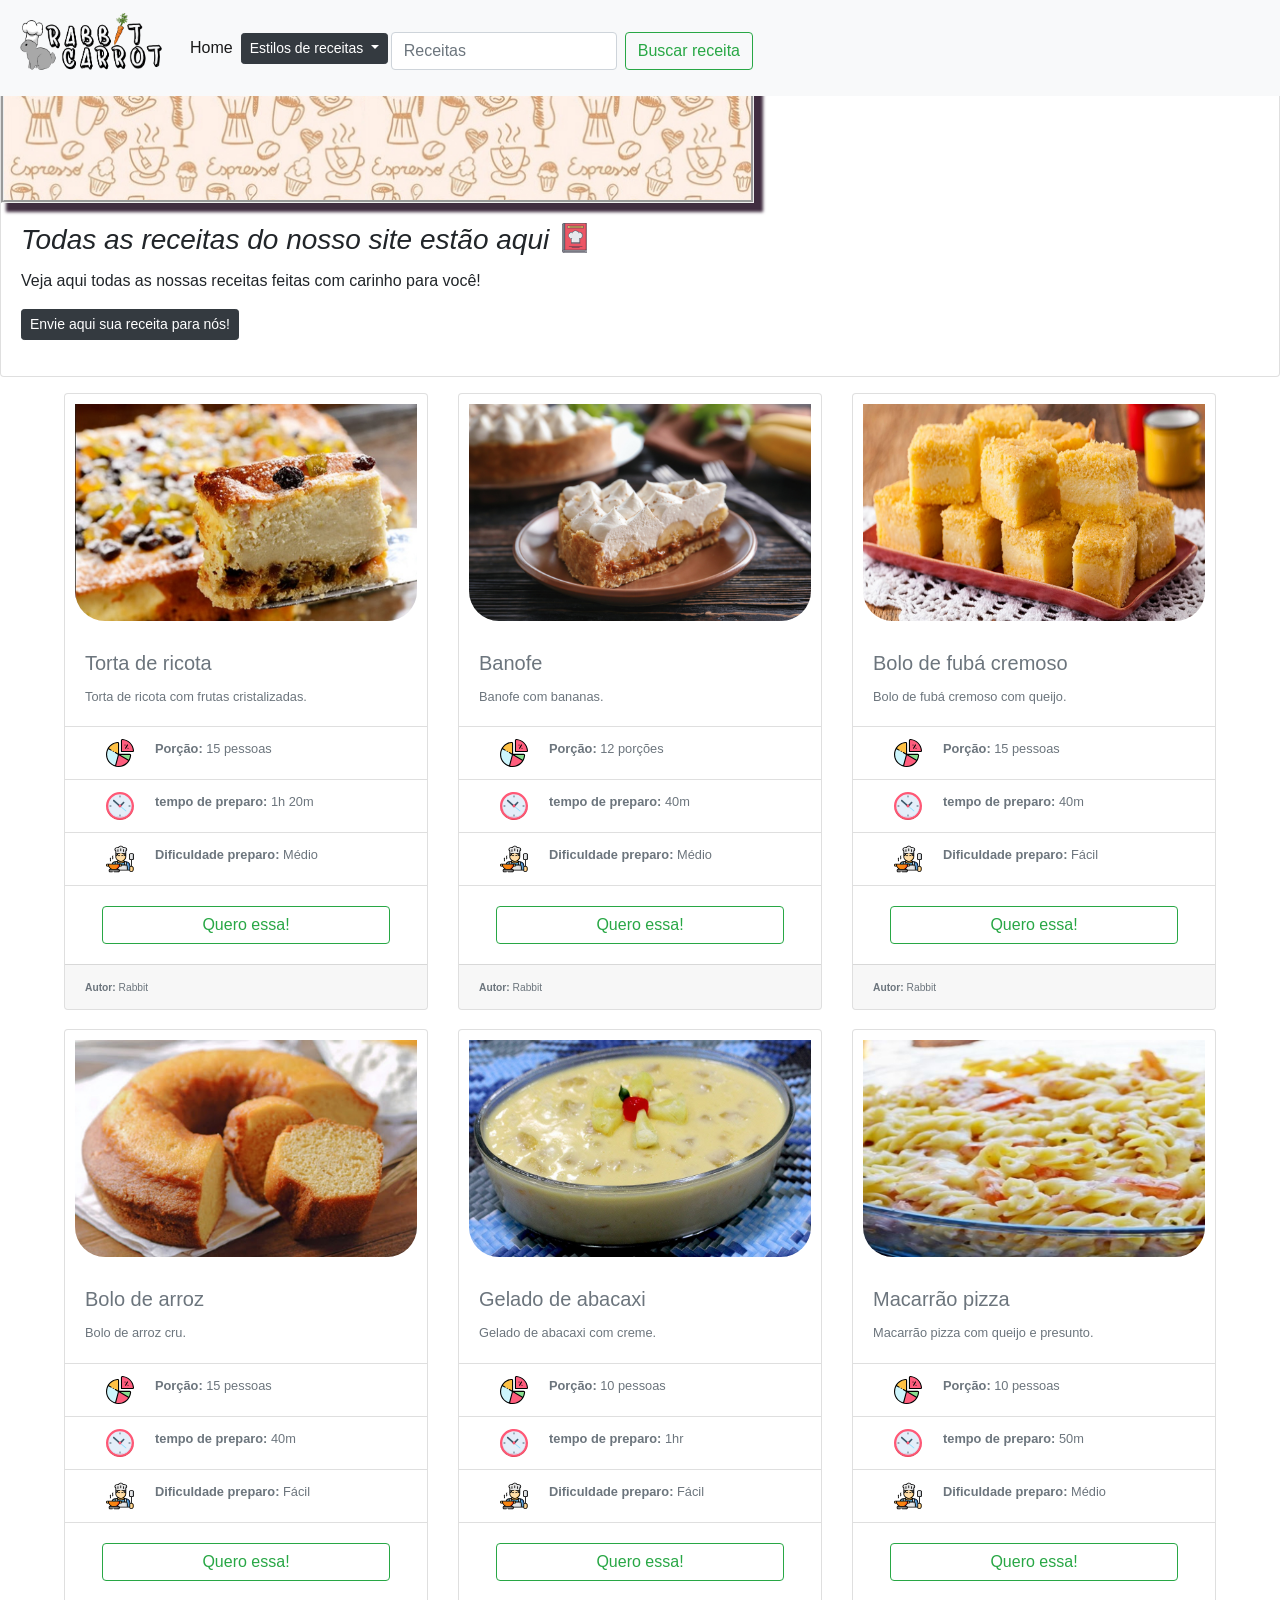
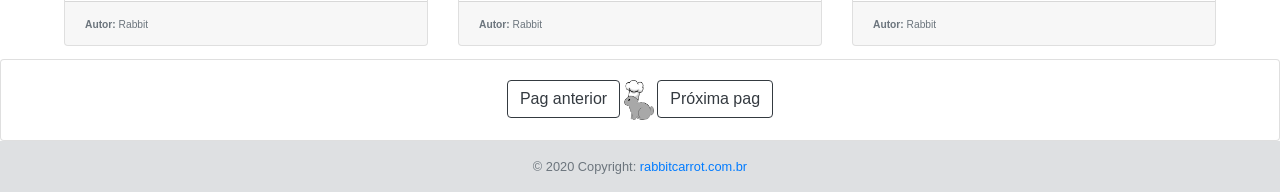
<file: diversas2.html>
<!DOCTYPE html>
<html lang="en">

<head>

    <script src="https://code.jquery.com/jquery-3.5.1.slim.min.js" integrity="sha384-DfXdz2htPH0lsSSs5nCTpuj/zy4C+OGpamoFVy38MVBnE+IbbVYUew+OrCXaRkfj" crossorigin="anonymous"></script>
    <script src="https://cdn.jsdelivr.net/npm/bootstrap@4.5.3/dist/js/bootstrap.bundle.min.js" integrity="sha384-ho+j7jyWK8fNQe+A12Hb8AhRq26LrZ/JpcUGGOn+Y7RsweNrtN/tE3MoK7ZeZDyx" crossorigin="anonymous"></script>
    <link rel="icon" href="imgs/icone_coelhito.png" />
    <link rel="stylesheet" href="css/stilos.css" />
    <link rel="stylesheet" href="https://cdn.jsdelivr.net/npm/bootstrap@4.5.3/dist/css/bootstrap.min.css" integrity="sha384-TX8t27EcRE3e/ihU7zmQxVncDAy5uIKz4rEkgIXeMed4M0jlfIDPvg6uqKI2xXr2" crossorigin="anonymous">
    <meta charset="UTF-8">
    <meta name="viewport" content="width=device-width, initial-scale=1">
    <title>Rabbit - Receitas Diversas2</title>
</head>

<body bgcolor="grey">

    <!-- HEADER -->

    <script>
        var href;

        function myfunction() {
            $('form').on('submit', function(e) {
                e.preventDefault();
                href = $('datalist option[value="' + $('input[list="receitas"]').val() + '"]').find('a').prop('href');
                if (typeof href !== 'undefined')
                    window.location.href = href;
            });
        }
    </script>

    <nav class="navbar navbar-expand-lg navbar-light bg-light fixed-top">
        <a class="navbar-brand headerzoom" href="index.html">
            <img src="imgs/coelho.png" width="150 " height="70 " class="d-inline-block align-top " alt=" ">
        </a>
        <button class="navbar-toggler" type="button" data-toggle="collapse" data-target="#navbarNavDropdown" aria-controls="navbarNavDropdown" aria-expanded="false" aria-label="Alterna navegação">
              <span class="navbar-toggler-icon"></span>
            </button>
        <div class="collapse navbar-collapse" id="navbarNavDropdown">
            <ul class="navbar-nav">
                <li class="nav-item active">
                    <a class="nav-link .text-body" href="index.html">Home <span class="sr-only">(Página atual)</span></a>
                </li>
                <li class="nav-item">
                    <div class="btn-group baixo">
                        <button class="btn btn-dark btn-secondary btn-sm dropdown-toggle descer" type="button" data-toggle="dropdown" aria-haspopup="true" aria-expanded="false">
                          Estilos de receitas
                        </button>
                        <div class="dropdown-menu">
                            <a class="dropdown-item" href="docesIndex.html">Doces <img src="imgs/doce.svg" width=" 50 " height="30 " class="d-inline-block align-top " alt=" " /></a>
                            <a class="dropdown-item" href="salgadasIndex.html">Salgados <img src="imgs/salgado.svg" width=" 50 " height="30 " class="d-inline-block align-top " alt=" " /></a>
                            <hr>
                            <a class="dropdown-item" href="diversas.html">Receitas Variadas <img src="imgs/receitas.svg" width=" 50 " height="30 " class="d-inline-block align-top " alt=" " /></a>
                        </div>
                    </div>
                </li>
            </ul>

            <form class="form-inline direitinha">

                <input class="form-control mr-sm-2" oninput="myfunction()" type="search" id="texto" list="receitas" placeholder="Receitas">
                <button class="btn btn-outline-success my-2 my-sm-0" type="submit">Buscar receita</button>

                <datalist id="receitas">

                    <option value="Bolo de cenoura"><a href="receitaBoloCenoura.html"></a></option>
                    <option value="Bolo de banana"><a href="receitaBoloBanana.html"></a></option>
                    <option value="Bolo de pamonha"><a href="receitaBoloPamonha.html"></a></option>
                    <option value="Pudim de leite condensado"><a href="receitaPudimLeiteCondensado.html"></a></option>
                    <option value="Brigadeirão Branco"><a href="receitaBrigadeiraoBranco.html"></a></option>
                    <option value="Queijadinha"><a href="receitaQueijadinha.html"></a></option>
                    <option value="Bolo de fubá"><a href="receitasDoces/boloFuba.html"></a></option>
                    <option value="Manjá"><a href="receitasDoces/manja.html"></a></option>
                    <option value="Pudim de coco"><a href="receitasDoces/pudimDeCoco.html"></a></option>
                    <option value="Fatias Húngaras"><a href="receitasDoces/fatiasHungaras.html"></a></option>
                    <option value="Bolo de limão"><a href="receitasDoces/boloDeLimao.html"></a></option>
                    <option value="Mousse de maracujá"><a href="receitasDoces/moouseDeMaracuja.html"></a></option>
                    <option value="Salada de berinjela"><a href="receitasSalgadas/saladaBerinjela.html"></a></option>
                    <option value="Cuscuz Paulista"><a href="receitasSalgadas/cuscuzPaulista.html"></a></option>
                    <option value="Torta de frango"><a href="receitasSalgadas/tortaFrango.html"></a></option>
                    <option value="Salada de maionese"><a href="receitasSalgadas/saladaMaionese.html"></a></option>
                    <option value="Tomate recheado"><a href="receitasSalgadas/tomateRecheado.html"></a></option>
                    <option value="Lasanha de presunto e queijo"><a href="receitasSalgadas/lasanhaPresuntoQueijo.html"></a></option>
                    <option value="Banofe"><a href="diversasDois/banofe.html"></a></option>
                    <option value="Bolo de Arroz"><a href="diversasDois/boloDeArroz.html"></a></option>
                    <option value="Bolo de fuba Cremoso"><a href="diversasDois/boloFubaCremoso.html"></a></option>
                    <option value="Gelado de Abacaxi"><a href="diversasDois/geladoAbacaxi.html"></a></option>
                    <option value="Macarrão Pizza"><a href="diversasDois/macarraoPizza.html"></a></option>
                    <option value="Torta de Ricota"><a href="diversasDois/tortaRicota.html"></a></option>
                    <option value="Arroz doce"><a href="diversasUm/arrozDoce.html"></a></option>
                    <option value="Bolo de coco"><a href="diversasUm/boloDeCoco.html"></a></option>
                    <option value="Brigadeirão Preto"><a href="diversasUm/brigadeiraoPreto.html"></a></option>
                    <option value="Curau"><a href="diversasUm/curau.html"></a></option>
                    <option value="Gelatina Colorida"><a href="diversasUm/gelatinaColorida.html"></a></option>
                    <option value="Pave de creme de confeiteiro"><a href="diversasUm/paveCremeConfeiteiro.html"></a></option>
                </datalist>
            </form>
        </div>
    </nav>
    <br>
    <br>
    <br>
    <div class="card mb-3 descendo">
        <img class="img-fluid headerzito" src="imgs/salgadosbanner.jpg" height="110" width="753" alt="Imagem de capa do card">
        <div class="card-body">
            <h3 class="card-title"><i>Todas as receitas do nosso site estão aqui <img src="imgs/receitas.svg" width="35" height="30 " class="d-inline-block align-top" alt=" "></i></h3>
            <p class="card-text">Veja aqui todas as nossas receitas feitas com carinho para você!</p>
            <p class="card-text"><small class="text-muted"><a class="btn btn btn-dark btn-sm" href="enviar_receita.html" role="button">Envie aqui sua receita para nós!</a></p>
        </div>
    </div>


    <!-- HEADER -->

    <!-- corpo  -->
    <div class="centralizando">
    <div class="card-deck">
        <div class="card">
            <img src="imgs/tortaRicota.jpg"  class="card-img-top fotos" alt="...">
            <div class="card-body">
                <h5 class="card-title">Torta de ricota</h5>
                <p class="card-text">Torta de ricota com frutas cristalizadas.</p>
            </div>
            <ul class="list-group list-group-flush">
                <li class="list-group-item"><img src="imgs/porcao.svg" width="70" height="28" class="d-inline-block align-top " alt=" "><b>Porção:</b> 15 pessoas</li>
                <li class="list-group-item"><img src="imgs/dinheiro.svg" width="70" height="28" class="d-inline-block align-top " alt=" "><b>tempo de preparo: </b> 1h 20m </li>
                <li class="list-group-item"><img src="imgs/cozinhando.svg" width="70" height="28" class="d-inline-block align-top " alt=" "><b>Dificuldade preparo:</b> Médio</li>
            </ul>
            <div class="card-body">
                <center><a href="diversasDois/tortaRicota.html"><button type="button"  style="width: 18rem;" class="btn btn-outline-success aumentar">Quero essa!</button></a></center>
            </div>
            <div class="card-footer">
                <small class="text-muted"><b>Autor:</b> Rabbit</small>
        </div>
    </div>
    <div class="card">
        <img src="imgs/banofe.jpg" class="card-img-top fotos" alt="...">
        <div class="card-body">
            <h5 class="card-title">Banofe</h5>
            <p class="card-text">Banofe com bananas.</p>
        </div>
        <ul class="list-group list-group-flush">
            <li class="list-group-item"><img src="imgs/porcao.svg" width="70" height="28" class="d-inline-block align-top " alt=" "><b>Porção:</b> 12 porções</li>
            <li class="list-group-item"><img src="imgs/dinheiro.svg" width="70" height="28" class="d-inline-block align-top " alt=" "><b>tempo de preparo: </b> 40m</li>
            <li class="list-group-item"><img src="imgs/cozinhando.svg" width="70" height="28" class="d-inline-block align-top " alt=" "><b>Dificuldade preparo:</b> Médio</li>
        </ul>
        <div class="card-body">
            <center><a href="diversasDois/banofe.html"><button type="button"  style="width: 18rem;" class="btn btn-outline-success aumentar">Quero essa!</button></a></center>
        </div>
        <div class="card-footer">
            <small class="text-muted"><b>Autor:</b> Rabbit</small>
        </div>
    </div>
    <div class="card">
        <img src="imgs/boloFubaCremoso.jpg" class="card-img-top fotos" alt="...">
        <div class="card-body">
            <h5 class="card-title">Bolo de fubá cremoso</h5>
            <p class="card-text">Bolo de fubá cremoso com queijo.</p>
        </div>
        <ul class="list-group list-group-flush">
            <li class="list-group-item"><img src="imgs/porcao.svg" width="70" height="28" class="d-inline-block align-top " alt=" "><b>Porção:</b> 15 pessoas</li>
            <li class="list-group-item"><img src="imgs/dinheiro.svg" width="70" height="28" class="d-inline-block align-top " alt=" "><b>tempo de preparo: </b> 40m</li>
            <li class="list-group-item"><img src="imgs/cozinhando.svg" width="70" height="28" class="d-inline-block align-top " alt=" "><b>Dificuldade preparo:</b> Fácil</li>
        </ul>
        <div class="card-body">
            <center><a href="diversasDois/boloFubaCremoso.html"><button type="button"  style="width: 18rem;" class="btn btn-outline-success aumentar">Quero essa!</button></a></center>
        </div>
        <div class="card-footer">
            <small class="text-muted"><b>Autor:</b> Rabbit</small>
        </div>
    </div>
    </div>

    <!-- corpo -->

    <br>

    <!-- corpo 2 -->

    <div class="card-deck">
        <div class="card">
            <img src="imgs/boloArroz.jpg" class="card-img-top fotos" alt="...">
            <div class="card-body">
                <h5 class="card-title">Bolo de arroz</h5>
                <p class="card-text">Bolo de arroz cru.</p>
            </div>
            <ul class="list-group list-group-flush">
                <li class="list-group-item"><img src="imgs/porcao.svg" width="70" height="28" class="d-inline-block align-top " alt=" "><b>Porção:</b> 15 pessoas </li>
                <li class="list-group-item"><img src="imgs/dinheiro.svg" width="70" height="28" class="d-inline-block align-top " alt=" "><b>tempo de preparo: </b> 40m</li>
                <li class="list-group-item"><img src="imgs/cozinhando.svg" width="70" height="28" class="d-inline-block align-top " alt=" "><b>Dificuldade preparo:</b> Fácil</li>
            </ul>
            <div class="card-body">
                <center><a href="diversasDois/boloDeArroz.html"><button type="button"  style="width: 18rem;" class="btn btn-outline-success aumentar">Quero essa!</button></a></center>
            </div>
            <div class="card-footer">
                <small class="text-muted"><b>Autor:</b> Rabbit</small>
            </div>
        </div>
        <div class="card">
            <img src="imgs/geladoAbacaxi.jpg" class="card-img-top fotos" alt="...">
            <div class="card-body">
                <h5 class="card-title">Gelado de abacaxi</h5>
                <p class="card-text">Gelado de abacaxi com creme.</p>
            </div>
            <ul class="list-group list-group-flush">
                <li class="list-group-item"><img src="imgs/porcao.svg" width="70" height="28" class="d-inline-block align-top " alt=" "><b>Porção:</b> 10 pessoas</li>
                <li class="list-group-item"><img src="imgs/dinheiro.svg" width="70" height="28" class="d-inline-block align-top " alt=" "><b>tempo de preparo: </b> 1hr</li>
                <li class="list-group-item"><img src="imgs/cozinhando.svg" width="70" height="28" class="d-inline-block align-top " alt=" "><b>Dificuldade preparo:</b> Fácil</li>
            </ul>
            <div class="card-body">
                <center><a href="diversasDois/geladoAbacaxi.html"><button type="button"  style="width: 18rem;" class="btn btn-outline-success aumentar">Quero essa!</button></a></center>
            </div>
            <div class="card-footer">
                <small class="text-muted"><b>Autor:</b> Rabbit</small>
            </div>
        </div>
        <div class="card">
            <img src="imgs/macarraoPizza.jpg" class="card-img-top fotos" alt="...">
            <div class="card-body">
                <h5 class="card-title">Macarrão pizza</h5>
                <p class="card-text">Macarrão pizza com queijo e presunto.</p>
            </div>
            <ul class="list-group list-group-flush">
                <li class="list-group-item"><img src="imgs/porcao.svg" width="70" height="28" class="d-inline-block align-top " alt=" "><b>Porção:</b> 10 pessoas</li>
                <li class="list-group-item"><img src="imgs/dinheiro.svg" width="70" height="28" class="d-inline-block align-top " alt=" "><b>tempo de preparo: </b> 50m</li>
                <li class="list-group-item"><img src="imgs/cozinhando.svg" width="70" height="28" class="d-inline-block align-top " alt=" "><b>Dificuldade preparo:</b> Médio</li>
            </ul>
            <div class="card-body">
                <center><a href="diversasDois/macarraoPizza.html"><button type="button"  style="width: 18rem;" class="btn btn-outline-success aumentar">Quero essa!</button></a></center>
            </div>
            <div class="card-footer">
                <small class="text-muted"><b>Autor:</b> Rabbit</small>
            </div>
        </div>
    </div>
    </div>

    <div class="card text-center">
        <div class="card-body">
            <a href="diversas.html" class="btn btn-outline-dark">Pag anterior</a>
            <img src="imgs/icone_diversas.png" width="30" height="40 " class="d-inline-block align-top " alt=" " /></a>
            <a href="diversas2.html" class="btn btn-outline-dark ">Próxima pag</a>
        </div>

    </div>

</body>
<!-- corpo 2 -->
<!-- Footer -->
<footer class="page-footer font-small blue fundo ">

    <!-- Copyright -->
    <div class="footer-copyright text-center py-3 ">© 2020 Copyright:
        <a href="# ">rabbitcarrot.com.br</a>
    </div>
    <!-- Copyright -->

</footer>

<!-- Footer -->


</html>
</file>
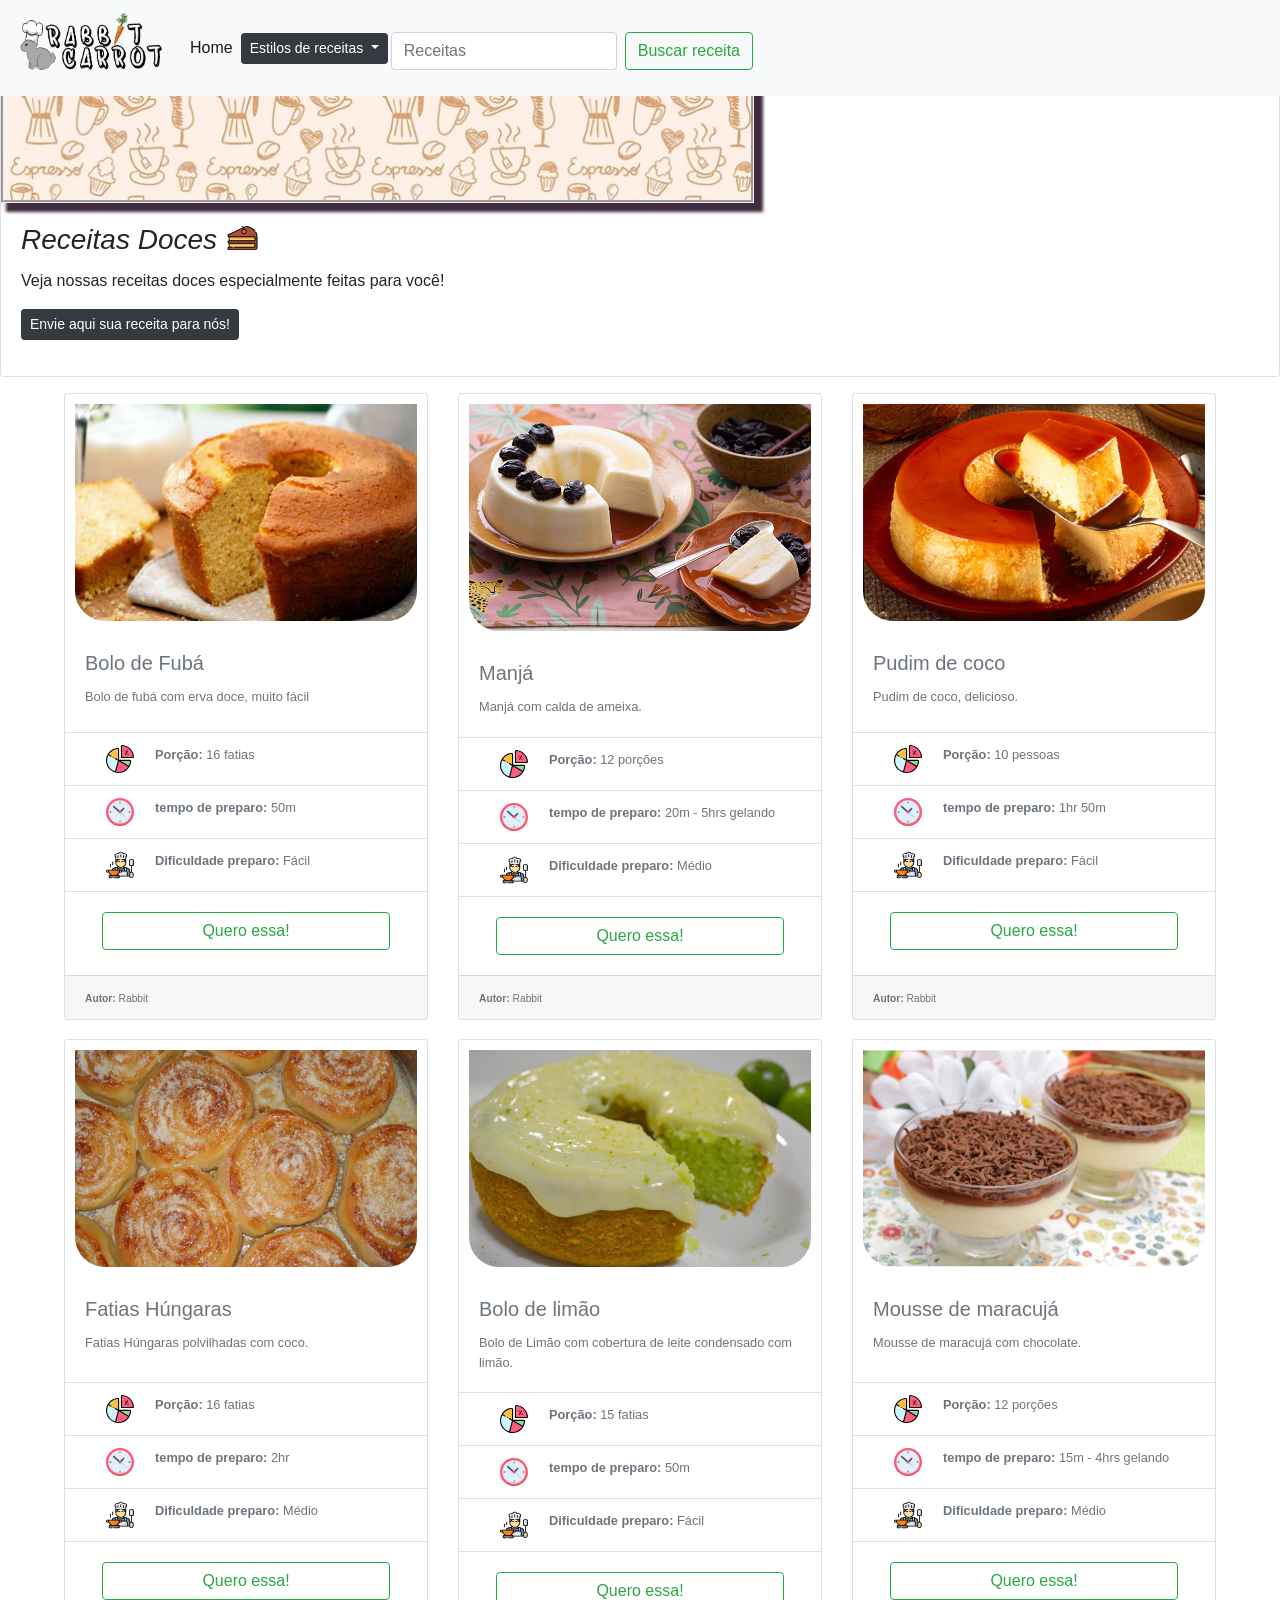
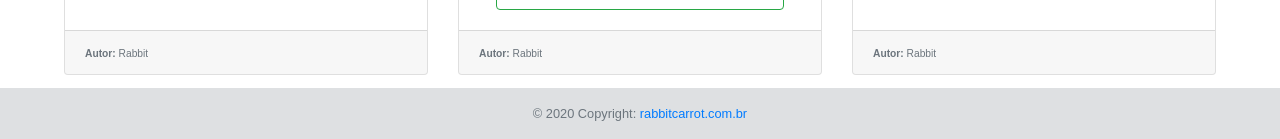
<file: docesIndex.html>
<!DOCTYPE html>
<html lang="en">

<head>

    <script src="https://code.jquery.com/jquery-3.5.1.slim.min.js" integrity="sha384-DfXdz2htPH0lsSSs5nCTpuj/zy4C+OGpamoFVy38MVBnE+IbbVYUew+OrCXaRkfj" crossorigin="anonymous"></script>
    <script src="https://cdn.jsdelivr.net/npm/bootstrap@4.5.3/dist/js/bootstrap.bundle.min.js" integrity="sha384-ho+j7jyWK8fNQe+A12Hb8AhRq26LrZ/JpcUGGOn+Y7RsweNrtN/tE3MoK7ZeZDyx" crossorigin="anonymous"></script>
    <link rel="icon" href="imgs/icone_coelhito.png" />
    <link rel="stylesheet" href="css/stilos.css" />
    <link rel="stylesheet" href="https://cdn.jsdelivr.net/npm/bootstrap@4.5.3/dist/css/bootstrap.min.css" integrity="sha384-TX8t27EcRE3e/ihU7zmQxVncDAy5uIKz4rEkgIXeMed4M0jlfIDPvg6uqKI2xXr2" crossorigin="anonymous">
    <meta charset="UTF-8">
    <meta name="viewport" content="width=device-width, initial-scale=1">
    <title>Rabbit Carrot - Doces</title>
</head>

<body bgcolor="grey">

    <!-- HEADER -->

    <script>
        var href;

        function myfunction() {
            $('form').on('submit', function(e) {
                e.preventDefault();
                href = $('datalist option[value="' + $('input[list="receitas"]').val() + '"]').find('a').prop('href');
                if (typeof href !== 'undefined')
                    window.location.href = href;
            });
        }
    </script>

    <nav class="navbar navbar-expand-lg navbar-light bg-light fixed-top">
        <a class="navbar-brand headerzoom" href="index.html">
            <img src="imgs/coelho.png" width="150 " height="70 " class="d-inline-block align-top " alt=" ">
        </a>
        <button class="navbar-toggler" type="button" data-toggle="collapse" data-target="#navbarNavDropdown" aria-controls="navbarNavDropdown" aria-expanded="false" aria-label="Alterna navegação">
              <span class="navbar-toggler-icon"></span>
            </button>
        <div class="collapse navbar-collapse" id="navbarNavDropdown">
            <ul class="navbar-nav">
                <li class="nav-item active">
                    <a class="nav-link .text-body" href="index.html">Home <span class="sr-only">(Página atual)</span></a>
                </li>
                <li class="nav-item">
                    <div class="btn-group baixo">
                        <button class="btn btn-dark btn-secondary btn-sm dropdown-toggle descer" type="button" data-toggle="dropdown" aria-haspopup="true" aria-expanded="false">
                          Estilos de receitas
                        </button>
                        <div class="dropdown-menu">
                            <a class="dropdown-item" href="docesIndex.html">Doces <img src="imgs/doce.svg" width=" 50 " height="30 " class="d-inline-block align-top " alt=" " /></a>
                            <a class="dropdown-item" href="salgadasIndex.html">Salgados <img src="imgs/salgado.svg" width=" 50 " height="30 " class="d-inline-block align-top " alt=" " /></a>
                            <hr>
                            <a class="dropdown-item" href="diversas.html">Receitas Variadas <img src="imgs/receitas.svg" width=" 50 " height="30 " class="d-inline-block align-top " alt=" " /></a>
                        </div>
                    </div>
                </li>
            </ul>

            <form class="form-inline direitinha">

                <input class="form-control mr-sm-2" oninput="myfunction()" type="search" id="texto" list="receitas" placeholder="Receitas">
                <button class="btn btn-outline-success my-2 my-sm-0" type="submit">Buscar receita</button>

                <datalist id="receitas">

                    <option value="Bolo de cenoura"><a href="receitaBoloCenoura.html"></a></option>
                    <option value="Bolo de banana"><a href="receitaBoloBanana.html"></a></option>
                    <option value="Bolo de pamonha"><a href="receitaBoloPamonha.html"></a></option>
                    <option value="Pudim de leite condensado"><a href="receitaPudimLeiteCondensado.html"></a></option>
                    <option value="Brigadeirão Branco"><a href="receitaBrigadeiraoBranco.html"></a></option>
                    <option value="Queijadinha"><a href="receitaQueijadinha.html"></a></option>
                    <option value="Bolo de fubá"><a href="receitasDoces/boloFuba.html"></a></option>
                    <option value="Manjá"><a href="receitasDoces/manja.html"></a></option>
                    <option value="Pudim de coco"><a href="receitasDoces/pudimDeCoco.html"></a></option>
                    <option value="Fatias Húngaras"><a href="receitasDoces/fatiasHungaras.html"></a></option>
                    <option value="Bolo de limão"><a href="receitasDoces/boloDeLimao.html"></a></option>
                    <option value="Mousse de maracujá"><a href="receitasDoces/moouseDeMaracuja.html"></a></option>
                    <option value="Salada de berinjela"><a href="receitasSalgadas/saladaBerinjela.html"></a></option>
                    <option value="Cuscuz Paulista"><a href="receitasSalgadas/cuscuzPaulista.html"></a></option>
                    <option value="Torta de frango"><a href="receitasSalgadas/tortaFrango.html"></a></option>
                    <option value="Salada de maionese"><a href="receitasSalgadas/saladaMaionese.html"></a></option>
                    <option value="Tomate recheado"><a href="receitasSalgadas/tomateRecheado.html"></a></option>
                    <option value="Lasanha de presunto e queijo"><a href="receitasSalgadas/lasanhaPresuntoQueijo.html"></a></option>
                    <option value="Banofe"><a href="diversasDois/banofe.html"></a></option>
                    <option value="Bolo de Arroz"><a href="diversasDois/boloDeArroz.html"></a></option>
                    <option value="Bolo de fuba Cremoso"><a href="diversasDois/boloFubaCremoso.html"></a></option>
                    <option value="Gelado de Abacaxi"><a href="diversasDois/geladoAbacaxi.html"></a></option>
                    <option value="Macarrão Pizza"><a href="diversasDois/macarraoPizza.html"></a></option>
                    <option value="Torta de Ricota"><a href="diversasDois/tortaRicota.html"></a></option>
                    <option value="Arroz doce"><a href="diversasUm/arrozDoce.html"></a></option>
                    <option value="Bolo de coco"><a href="diversasUm/boloDeCoco.html"></a></option>
                    <option value="Brigadeirão Preto"><a href="diversasUm/brigadeiraoPreto.html"></a></option>
                    <option value="Curau"><a href="diversasUm/curau.html"></a></option>
                    <option value="Gelatina Colorida"><a href="diversasUm/gelatinaColorida.html"></a></option>
                    <option value="Pave de creme de confeiteiro"><a href="diversasUm/paveCremeConfeiteiro.html"></a></option>
                </datalist>
            </form>
        </div>
    </nav>
    <br>
    <br>
    <br>
    <div class="card mb-3 descendo">
        <img class="img-fluid headerzito" src="imgs/salgadosbanner.jpg" height="110" width="753" alt="Imagem de capa do card">
        <div class="card-body">
            <h3 class="card-title"><i>Receitas Doces <img src="imgs/doce.svg" width="35" height="30 " class="d-inline-block align-top" alt=" "></i></h3>
            <p class="card-text">Veja nossas receitas doces especialmente feitas para você!</p>
            <p class="card-text"><small class="text-muted"><a class="btn btn btn-dark btn-sm" href="enviar_receita.html" role="button">Envie aqui sua receita para nós!</a></p>
        </div>
    </div>


    <!-- HEADER -->

    <!-- corpo  -->

    <div class="centralizando">
        <div class="card-deck">
        <div class="card">
            <img src="imgs/boloFuba.jpg"  class="card-img-top fotos" alt="...">
            <div class="card-body">
                <h5 class="card-title">Bolo de Fubá</h5>
                <p class="card-text">Bolo de fubá com erva doce, muito fácil</p>
            </div>
            <ul class="list-group list-group-flush">
                <li class="list-group-item"><img src="imgs/porcao.svg" width="70" height="28" class="d-inline-block align-top " alt=" "><b>Porção:</b> 16 fatias</li>
                <li class="list-group-item"><img src="imgs/dinheiro.svg" width="70" height="28" class="d-inline-block align-top " alt=" "><b>tempo de preparo: </b> 50m </li>
                <li class="list-group-item"><img src="imgs/cozinhando.svg" width="70" height="28" class="d-inline-block align-top " alt=" "><b>Dificuldade preparo:</b> Fácil</li>
            </ul>
            <div class="card-body">
                <center><a href="receitasDoces/boloFuba.html"><button type="button"  style="width: 18rem;" class="btn btn-outline-success aumentar">Quero essa!</button></a></center>
            </div>
            <div class="card-footer">
                <small class="text-muted"><b>Autor:</b> Rabbit</small>
        </div>
    </div>
    <div class="card">
        <img src="imgs/manja.jpg" class="card-img-top fotos" alt="...">
        <div class="card-body">
            <h5 class="card-title">Manjá</h5>
            <p class="card-text">Manjá com calda de ameixa.</p>
        </div>
        <ul class="list-group list-group-flush">
            <li class="list-group-item"><img src="imgs/porcao.svg" width="70" height="28" class="d-inline-block align-top " alt=" "><b>Porção:</b> 12 porções</li>
            <li class="list-group-item"><img src="imgs/dinheiro.svg" width="70" height="28" class="d-inline-block align-top " alt=" "><b>tempo de preparo: </b> 20m - 5hrs gelando</li>
            <li class="list-group-item"><img src="imgs/cozinhando.svg" width="70" height="28" class="d-inline-block align-top " alt=" "><b>Dificuldade preparo:</b> Médio</li>
        </ul>
        <div class="card-body">
            <center><a href="receitasDoces/manja.html"><button type="button"  style="width: 18rem;" class="btn btn-outline-success aumentar">Quero essa!</button></a></center>
        </div>
        <div class="card-footer">
            <small class="text-muted"><b>Autor:</b> Rabbit</small>
        </div>
    </div>
    <div class="card">
        <img src="imgs/pudimDeCoco.jpg" class="card-img-top fotos" alt="...">
        <div class="card-body">
            <h5 class="card-title">Pudim de coco</h5>
            <p class="card-text">Pudim de coco, delicioso.</p>
        </div>
        <ul class="list-group list-group-flush">
            <li class="list-group-item"><img src="imgs/porcao.svg" width="70" height="28" class="d-inline-block align-top " alt=" "><b>Porção:</b> 10 pessoas</li>
            <li class="list-group-item"><img src="imgs/dinheiro.svg" width="70" height="28" class="d-inline-block align-top " alt=" "><b>tempo de preparo: </b> 1hr 50m</li>
            <li class="list-group-item"><img src="imgs/cozinhando.svg" width="70" height="28" class="d-inline-block align-top " alt=" "><b>Dificuldade preparo:</b> Fácil</li>
        </ul>
        <div class="card-body">
            <center><a href="receitasDoces/pudimDeCoco.html"><button type="button"  style="width: 18rem;" class="btn btn-outline-success aumentar">Quero essa!</button></a></center>
        </div>
        <div class="card-footer">
            <small class="text-muted"><b>Autor:</b> Rabbit</small>
        </div>
    </div>
    </div>

    <!-- corpo -->

    <br>

    <!-- corpo 2 -->

    <div class="card-deck">
        <div class="card">
            <img src="imgs/fatiasHungaras.jpg" class="card-img-top fotos" alt="...">
            <div class="card-body">
                <h5 class="card-title">Fatias Húngaras</h5>
                <p class="card-text">Fatias Húngaras polvilhadas com coco.</p>
            </div>
            <ul class="list-group list-group-flush">
                <li class="list-group-item"><img src="imgs/porcao.svg" width="70" height="28" class="d-inline-block align-top " alt=" "><b>Porção:</b> 16 fatias </li>
                <li class="list-group-item"><img src="imgs/dinheiro.svg" width="70" height="28" class="d-inline-block align-top " alt=" "><b>tempo de preparo: </b> 2hr</li>
                <li class="list-group-item"><img src="imgs/cozinhando.svg" width="70" height="28" class="d-inline-block align-top " alt=" "><b>Dificuldade preparo:</b> Médio</li>
            </ul>
            <div class="card-body">
                <center><a href="receitasDoces/fatiasHungaras.html"><button type="button"  style="width: 18rem;" class="btn btn-outline-success aumentar">Quero essa!</button></a></center>
            </div>
            <div class="card-footer">
                <small class="text-muted"><b>Autor:</b> Rabbit</small>
            </div>
        </div>
        <div class="card">
            <img src="imgs/boloDeLimao.jpg" class="card-img-top fotos" alt="...">
            <div class="card-body">
                <h5 class="card-title">Bolo de limão</h5>
                <p class="card-text">Bolo de Limão com cobertura de leite condensado com limão.</p>
            </div>
            <ul class="list-group list-group-flush">
                <li class="list-group-item"><img src="imgs/porcao.svg" width="70" height="28" class="d-inline-block align-top " alt=" "><b>Porção:</b> 15 fatias</li>
                <li class="list-group-item"><img src="imgs/dinheiro.svg" width="70" height="28" class="d-inline-block align-top " alt=" "><b>tempo de preparo: </b> 50m</li>
                <li class="list-group-item"><img src="imgs/cozinhando.svg" width="70" height="28" class="d-inline-block align-top " alt=" "><b>Dificuldade preparo:</b> Fácil</li>
            </ul>
            <div class="card-body">
                <center><a href="receitasDoces/boloDeLimao.html"><button type="button"  style="width: 18rem;" class="btn btn-outline-success aumentar">Quero essa!</button></a></center>
            </div>
            <div class="card-footer">
                <small class="text-muted"><b>Autor:</b> Rabbit</small>
            </div>
        </div>
        <div class="card">
            <img src="imgs/mousseMaracujaChocolate.jpg" class="card-img-top fotos" alt="...">
            <div class="card-body">
                <h5 class="card-title">Mousse de maracujá</h5>
                <p class="card-text">Mousse de maracujá com chocolate.</p>
            </div>
            <ul class="list-group list-group-flush">
                <li class="list-group-item"><img src="imgs/porcao.svg" width="70" height="28" class="d-inline-block align-top " alt=" "><b>Porção:</b> 12 porções</li>
                <li class="list-group-item"><img src="imgs/dinheiro.svg" width="70" height="28" class="d-inline-block align-top " alt=" "><b>tempo de preparo: </b> 15m - 4hrs gelando</li>
                <li class="list-group-item"><img src="imgs/cozinhando.svg" width="70" height="28" class="d-inline-block align-top " alt=" "><b>Dificuldade preparo:</b> Médio</li>
            </ul>
            <div class="card-body">
                <center><a href="receitasDoces/moouseDeMaracuja.html"><button type="button"  style="width: 18rem;" class="btn btn-outline-success aumentar">Quero essa!</button></a></center>
            </div>
            <div class="card-footer">
                <small class="text-muted"><b>Autor:</b> Rabbit</small>
            </div>
        </div>
    </div>
    </div>
</body>
<!-- corpo 2 -->
<!-- Footer -->
<footer class="page-footer font-small blue fundo">

    <!-- Copyright -->
    <div class="footer-copyright text-center py-3">© 2020 Copyright:
        <a href="#">rabbitcarrot.com.br</a>
    </div>
    <!-- Copyright -->

</footer>

<!-- Footer -->


</html>
</file>
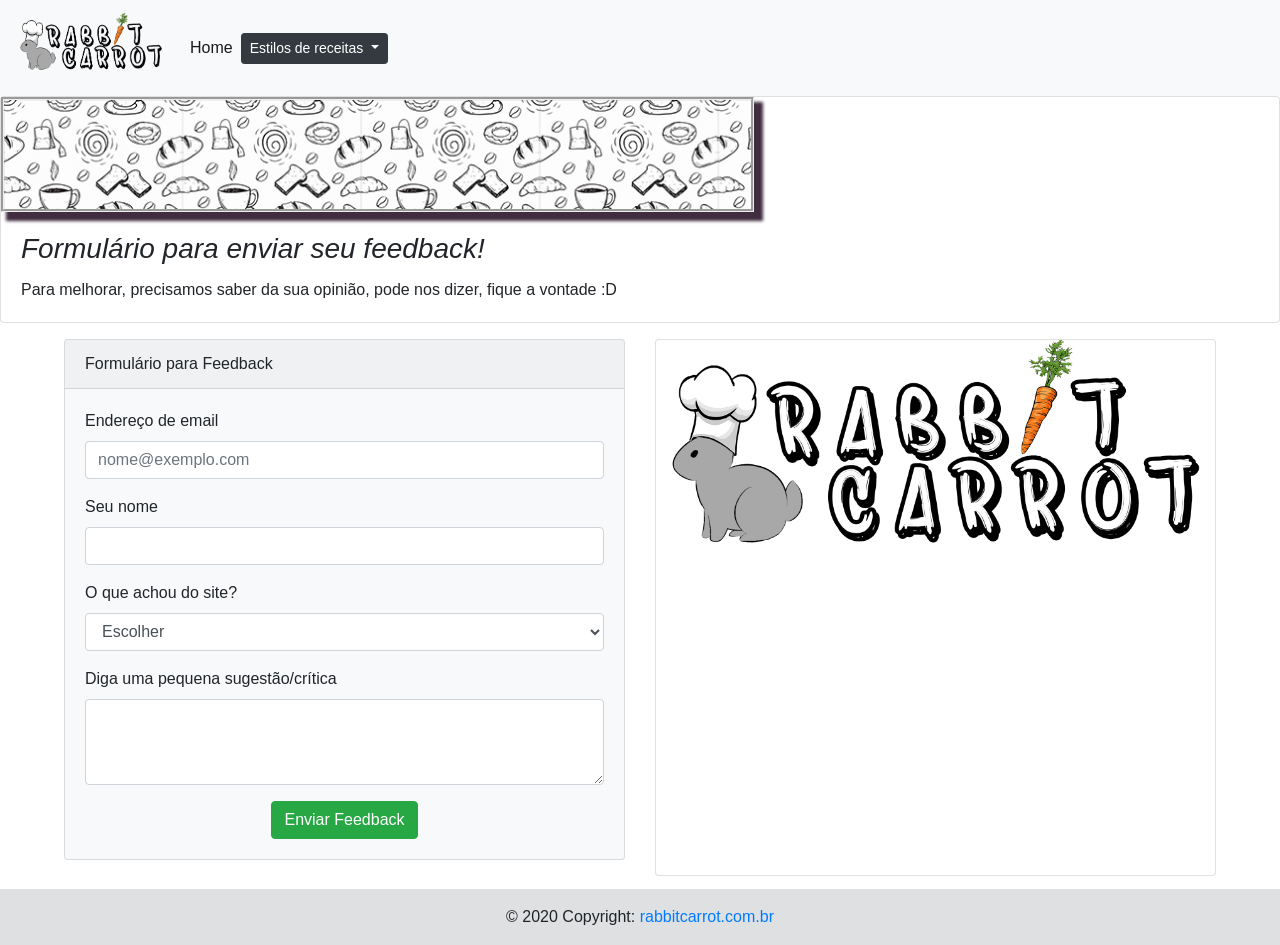
<file: enviar_feedback.html>
<!DOCTYPE html>
<html lang="en">

<head>

    <script src="https://code.jquery.com/jquery-3.5.1.slim.min.js" integrity="sha384-DfXdz2htPH0lsSSs5nCTpuj/zy4C+OGpamoFVy38MVBnE+IbbVYUew+OrCXaRkfj" crossorigin="anonymous"></script>
    <script src="https://cdn.jsdelivr.net/npm/bootstrap@4.5.3/dist/js/bootstrap.bundle.min.js" integrity="sha384-ho+j7jyWK8fNQe+A12Hb8AhRq26LrZ/JpcUGGOn+Y7RsweNrtN/tE3MoK7ZeZDyx" crossorigin="anonymous"></script>
    <link rel="icon" href="imgs/icone_coelhito.png" />
    <link rel="stylesheet" href="css/stilos.css" />
    <link rel="stylesheet" href="https://cdn.jsdelivr.net/npm/bootstrap@4.5.3/dist/css/bootstrap.min.css" integrity="sha384-TX8t27EcRE3e/ihU7zmQxVncDAy5uIKz4rEkgIXeMed4M0jlfIDPvg6uqKI2xXr2" crossorigin="anonymous">
    <meta charset="UTF-8">
    <meta name="viewport" content="width=device-width, initial-scale=1">
    <title>Rabbit Carrot - Receitas</title>
</head>

<body bgcolor="grey">

    <!-- HEADER -->

    <nav class="navbar navbar-expand-lg navbar-light bg-light fixed-top">
        <a class="navbar-brand headerzoom" href="index.html">
            <img src="imgs/coelho.png" width="150 " height="70 " class="d-inline-block align-top " alt=" ">
        </a>
        <button class="navbar-toggler" type="button" data-toggle="collapse" data-target="#navbarNavDropdown" aria-controls="navbarNavDropdown" aria-expanded="false" aria-label="Alterna navegação">
              <span class="navbar-toggler-icon"></span>
            </button>
        <div class="collapse navbar-collapse" id="navbarNavDropdown">
            <ul class="navbar-nav">
                <li class="nav-item active">
                    <a class="nav-link .text-body" href="index.html">Home <span class="sr-only">(Página atual)</span></a>
                </li>
                <li class="nav-item">
                    <div class="btn-group baixo">
                        <button class="btn btn-dark btn-secondary btn-sm dropdown-toggle descer" type="button" data-toggle="dropdown" aria-haspopup="true" aria-expanded="false">
                          Estilos de receitas
                        </button>
                        <div class="dropdown-menu">
                            <a class="dropdown-item" href="docesIndex.html">Doces <img src="imgs/doce.svg" width=" 50 " height="30 " class="d-inline-block align-top " alt=" " /></a>
                            <a class="dropdown-item" href="salgadasIndex.html">Salgados <img src="imgs/salgado.svg" width=" 50 " height="30 " class="d-inline-block align-top " alt=" " /></a>
                            <hr>
                            <a class="dropdown-item" href="diversas.html">Receitas Variadas <img src="imgs/receitas.svg" width=" 50 " height="30 " class="d-inline-block align-top " alt=" " /></a>
                        </div>
                    </div>
                </li>
            </ul>
        </div>
    </nav>
    <br>
    <br>
    <br>
    <br>
    <div class="card mb-3 ">
        <img class="img-fluid headerzito" src="imgs/header_receitas.jpg" height="110" width="753" alt="Imagem de capa do card">
        <div class="card-body">
            <h3 class="card-title"><i>Formulário para enviar seu feedback!</i></h3>
            <p class="card-text">Para melhorar, precisamos saber da sua opinião, pode nos dizer, fique a vontade :D</p>
        </div>
    </div>

    <div class="centralizando">
        <div class="card-deck">

            <div class="card bg-light mb-3" style="max-width: 40rem;">
                <div class="card-header">Formulário para Feedback</div>
                <div class="card-body">

                    <form class="" method="post" action="enviarFeedback.php">
                        <div class="form-group">
                            <label for="exampleFormControlInput1">Endereço de email</label>
                            <input type="email" required class="form-control" name="email" id="exampleFormControlInput1" placeholder="nome@exemplo.com">
                        </div>
                        <div class="form-group">
                            <label for="exampleFormControlInput1">Seu nome</label>
                            <input class="form-control" name="nome" required type="text" placeholder="">
                        </div>
                        <div class="form-group">
                            <label for="exampleFormControlSelect2">O que achou do site?</label>
                            <select class="form-control" name="oQueAchou" required id="exampleFormControlSelect1">
              <option>Escolher</option>
              <option>Muito Ruim</option>
              <option>Ruim</option>
              <option>Bom</option>
              <option>Muito bom</option>
              <option>Excelente</option>
            </select>
                        </div>
                        <div class="form-group">
                            <label for="exampleFormControlTextarea1">Diga uma pequena sugestão/crítica</label>
                            <textarea class="form-control" name="sugestao" required id="exampleFormControlTextarea1" rows="3"></textarea>
                        </div>
                        <center>
                            <button type="submit" class="btn btn-success">Enviar Feedback</button>
                        </center>
                    </form>

                </div>
            </div>

            <div class="card">

                <img src="imgs/coelho.png" class="img-fluid" alt="Responsive image">

            </div>

        </div>


    </div>






</body>
<!-- corpo 2 -->
<!-- Footer -->
<footer class="page-footer font-small blue fundo">

    <!-- Copyright -->
    <div class="footer-copyright text-center py-3">© 2020 Copyright:
        <a href="#">rabbitcarrot.com.br</a>
    </div>
    <!-- Copyright -->

</footer>

<!-- Footer -->


</html>
</file>
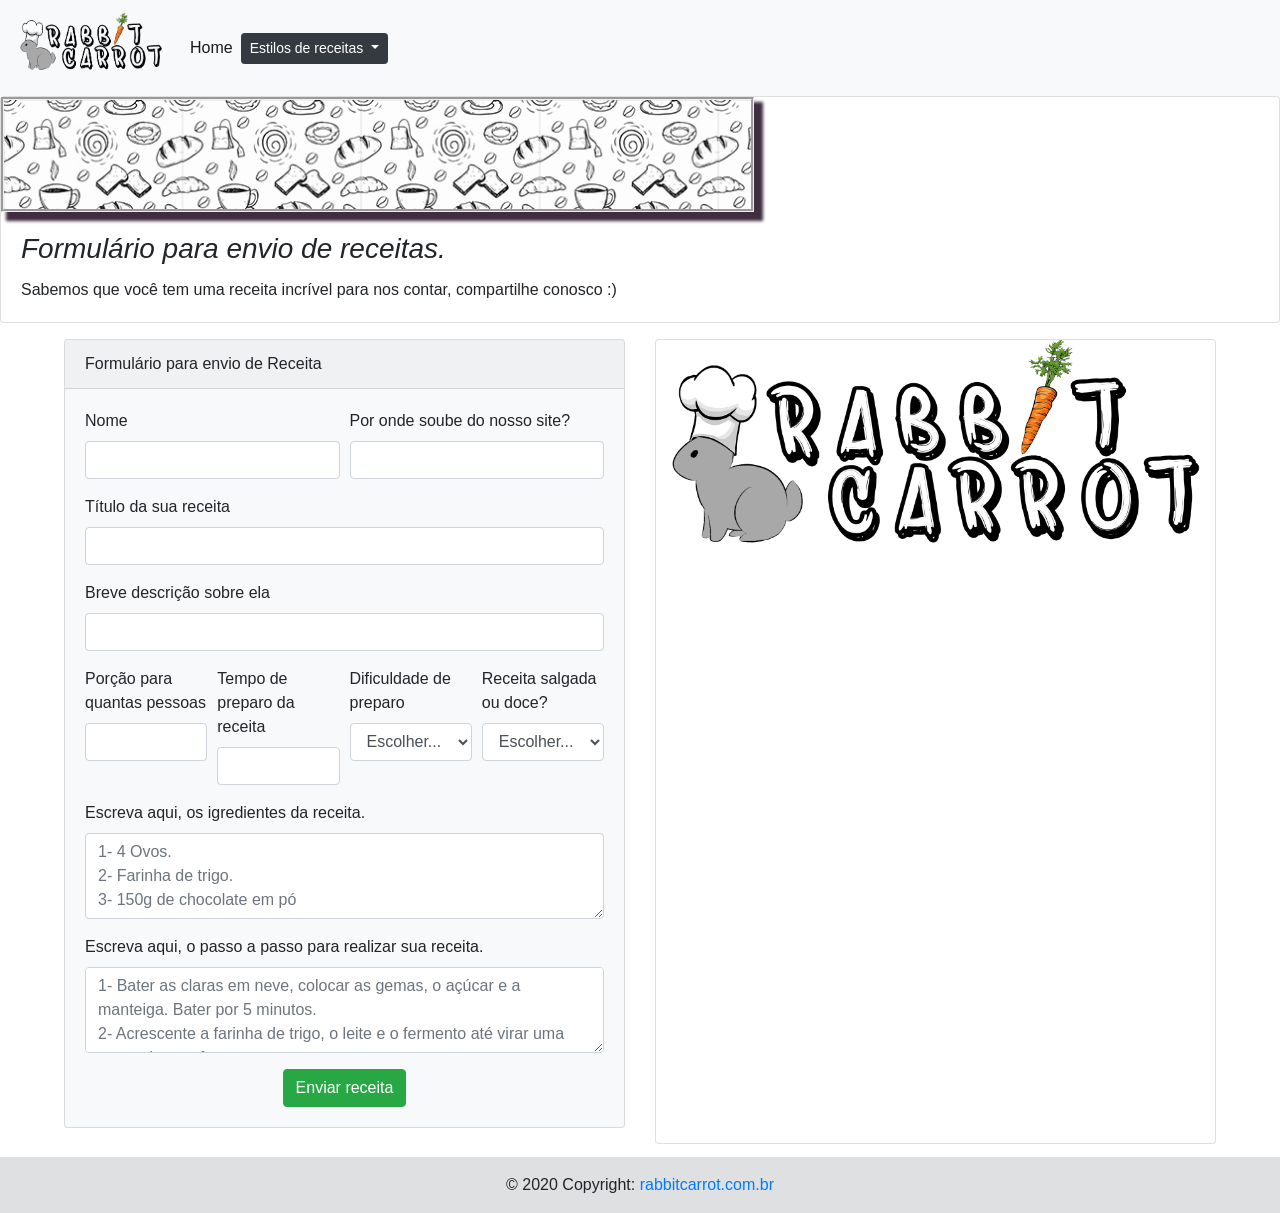
<file: enviar_receita.html>
<!DOCTYPE html>
<html lang="en">

<head>

    <script src="https://code.jquery.com/jquery-3.5.1.slim.min.js" integrity="sha384-DfXdz2htPH0lsSSs5nCTpuj/zy4C+OGpamoFVy38MVBnE+IbbVYUew+OrCXaRkfj" crossorigin="anonymous"></script>
    <script src="https://cdn.jsdelivr.net/npm/bootstrap@4.5.3/dist/js/bootstrap.bundle.min.js" integrity="sha384-ho+j7jyWK8fNQe+A12Hb8AhRq26LrZ/JpcUGGOn+Y7RsweNrtN/tE3MoK7ZeZDyx" crossorigin="anonymous"></script>
    <link rel="icon" href="imgs/icone_coelhito.png" />
    <link rel="stylesheet" href="css/stilos.css" />
    <link rel="stylesheet" href="https://cdn.jsdelivr.net/npm/bootstrap@4.5.3/dist/css/bootstrap.min.css" integrity="sha384-TX8t27EcRE3e/ihU7zmQxVncDAy5uIKz4rEkgIXeMed4M0jlfIDPvg6uqKI2xXr2" crossorigin="anonymous">
    <meta charset="UTF-8">
    <meta name="viewport" content="width=device-width, initial-scale=1">
    <title>Rabbit Carrot - Receitas</title>
</head>

<body bgcolor="grey">

    <!-- HEADER -->

    <nav class="navbar navbar-expand-lg navbar-light bg-light fixed-top">
        <a class="navbar-brand headerzoom" href="index.html">
            <img src="imgs/coelho.png" width="150 " height="70 " class="d-inline-block align-top " alt=" ">
        </a>
        <button class="navbar-toggler" type="button" data-toggle="collapse" data-target="#navbarNavDropdown" aria-controls="navbarNavDropdown" aria-expanded="false" aria-label="Alterna navegação">
              <span class="navbar-toggler-icon"></span>
            </button>
        <div class="collapse navbar-collapse" id="navbarNavDropdown">
            <ul class="navbar-nav">
                <li class="nav-item active">
                    <a class="nav-link .text-body" href="index.html">Home <span class="sr-only">(Página atual)</span></a>
                </li>
                <li class="nav-item">
                    <div class="btn-group baixo">
                        <button class="btn btn-dark btn-secondary btn-sm dropdown-toggle descer" type="button" data-toggle="dropdown" aria-haspopup="true" aria-expanded="false">
                          Estilos de receitas
                        </button>
                        <div class="dropdown-menu">
                            <a class="dropdown-item" href="docesIndex.html">Doces <img src="imgs/doce.svg" width=" 50 " height="30 " class="d-inline-block align-top " alt=" " /></a>
                            <a class="dropdown-item" href="salgadasIndex.html">Salgados <img src="imgs/salgado.svg" width=" 50 " height="30 " class="d-inline-block align-top " alt=" " /></a>
                            <hr>
                            <a class="dropdown-item" href="diversas.html">Receitas Variadas <img src="imgs/receitas.svg" width=" 50 " height="30 " class="d-inline-block align-top " alt=" " /></a>
                        </div>
                    </div>
                </li>
            </ul>
        </div>
    </nav>
    <br>
    <br>
    <br>
    <br>
    <div class="card mb-3 ">
        <img class="img-fluid headerzito" src="imgs/header_receitas.jpg" height="110" width="753" alt="Imagem de capa do card">
        <div class="card-body">
            <h3 class="card-title"><i>Formulário para envio de receitas.</i></h3>
            <p class="card-text">Sabemos que você tem uma receita incrível para nos contar, compartilhe conosco :)</p>
        </div>

    </div>


    <div class="centralizando">
        <div class="card-deck">

            <div class="card bg-light mb-3" style="max-width: 40rem;">
                <div class="card-header">Formulário para envio de Receita</div>
                <div class="card-body">
                    <form class="" method="post" action="testmail.php">
                        <div class="form-row">
                            <div class="form-group col-md-6">
                                <label for="inputEmail4">Nome</label>
                                <input type="text" required class="form-control" name="nome" id="inputEmail4" placeholder="">
                            </div>
                            <div class="form-group col-md-6">
                                <label for="inputPassword4">Por onde soube do nosso site?</label>
                                <input type="text" required class="form-control" name="soube" id="inputPassword4" placeholder="">
                            </div>
                        </div>
                        <div class="form-group">
                            <label for="inputAddress">Título da sua receita</label>
                            <input type="text" required class="form-control" name="titulo" id="inputAddress" placeholder="">
                        </div>
                        <div class="form-group">
                            <label for="inputAddress2">Breve descrição sobre ela</label>
                            <input type="text" required class="form-control" name="descricao" id="inputAddress2" placeholder="">
                        </div>
                        <div class="form-row">
                            <div class="form-group col-md-3">
                                <label for="inputCity">Porção para quantas pessoas</label>
                                <input type="text" required class="form-control" name="porcao" id="inputCity">
                            </div>
                            <div class="form-group col-md-3">
                                <label for="inputCity">Tempo de preparo da receita</label>
                                <input type="text" required class="form-control" name="tempo" id="inputCity">
                            </div>
                            <div class="form-group col-md-3">
                                <label for="inputEstado">Dificuldade de preparo</label>
                                <select id="inputEstado" name="dificuldade" class="form-control">
              <option selected>Escolher...</option>
              <option>Fácil</option>
              <option>Média</option>
              <option>Difícil</option>
            </select>
                            </div>
                            <div class="form-group col-md-3">
                                <label for="inputEstado">Receita salgada ou doce?</label>
                                <select id="inputEstado" name="ds" class="form-control">
              <option selected>Escolher...</option>
              <option>Doce</option>
              <option>Salgada</option>
            </select>
                            </div>
                        </div>
                        <div class="form-row">
                            <div class="form-group col-md-12">
                                <label for="exampleFormControlTextarea1">Escreva aqui, os igredientes da receita.</label>
                                <textarea class="form-control" required name="igredientes" id="exampleFormControlTextarea1" rows="3" placeholder="1- 4 Ovos. 
2- Farinha de trigo.
3- 150g de chocolate em pó"></textarea>
                            </div>
                        </div>
                        <div class="form-row">
                            <div class="form-group col-md-12">
                                <label for="exampleFormControlTextarea1">Escreva aqui, o passo a passo para realizar sua receita.</label>
                                <textarea class="form-control" required name="passoapasso" id="exampleFormControlTextarea1" rows="3" placeholder="1- Bater as claras em neve, colocar as gemas, o açúcar e a manteiga. Bater por 5 minutos. 
2- Acrescente a farinha de trigo, o leite e o fermento até virar uma massa homogênea..
3- Colocar a massa em uma forma untada (forma com manteiga e farinha de trigo)."></textarea>
                            </div>
                        </div>



                        <center>
                            <button type="submit" class="btn btn-success">Enviar receita</button>
                        </center>
                    </form>


                </div>
            </div>

            <div class="card">

                <img src="imgs/coelho.png" class="img-fluid" alt="Responsive image">

            </div>

        </div>


    </div>







</body>
<!-- corpo 2 -->
<!-- Footer -->
<footer class="page-footer font-small blue fundo">

    <!-- Copyright -->
    <div class="footer-copyright text-center py-3">© 2020 Copyright:
        <a href="#">rabbitcarrot.com.br</a>
    </div>
    <!-- Copyright -->

</footer>

<!-- Footer -->


</html>
</file>
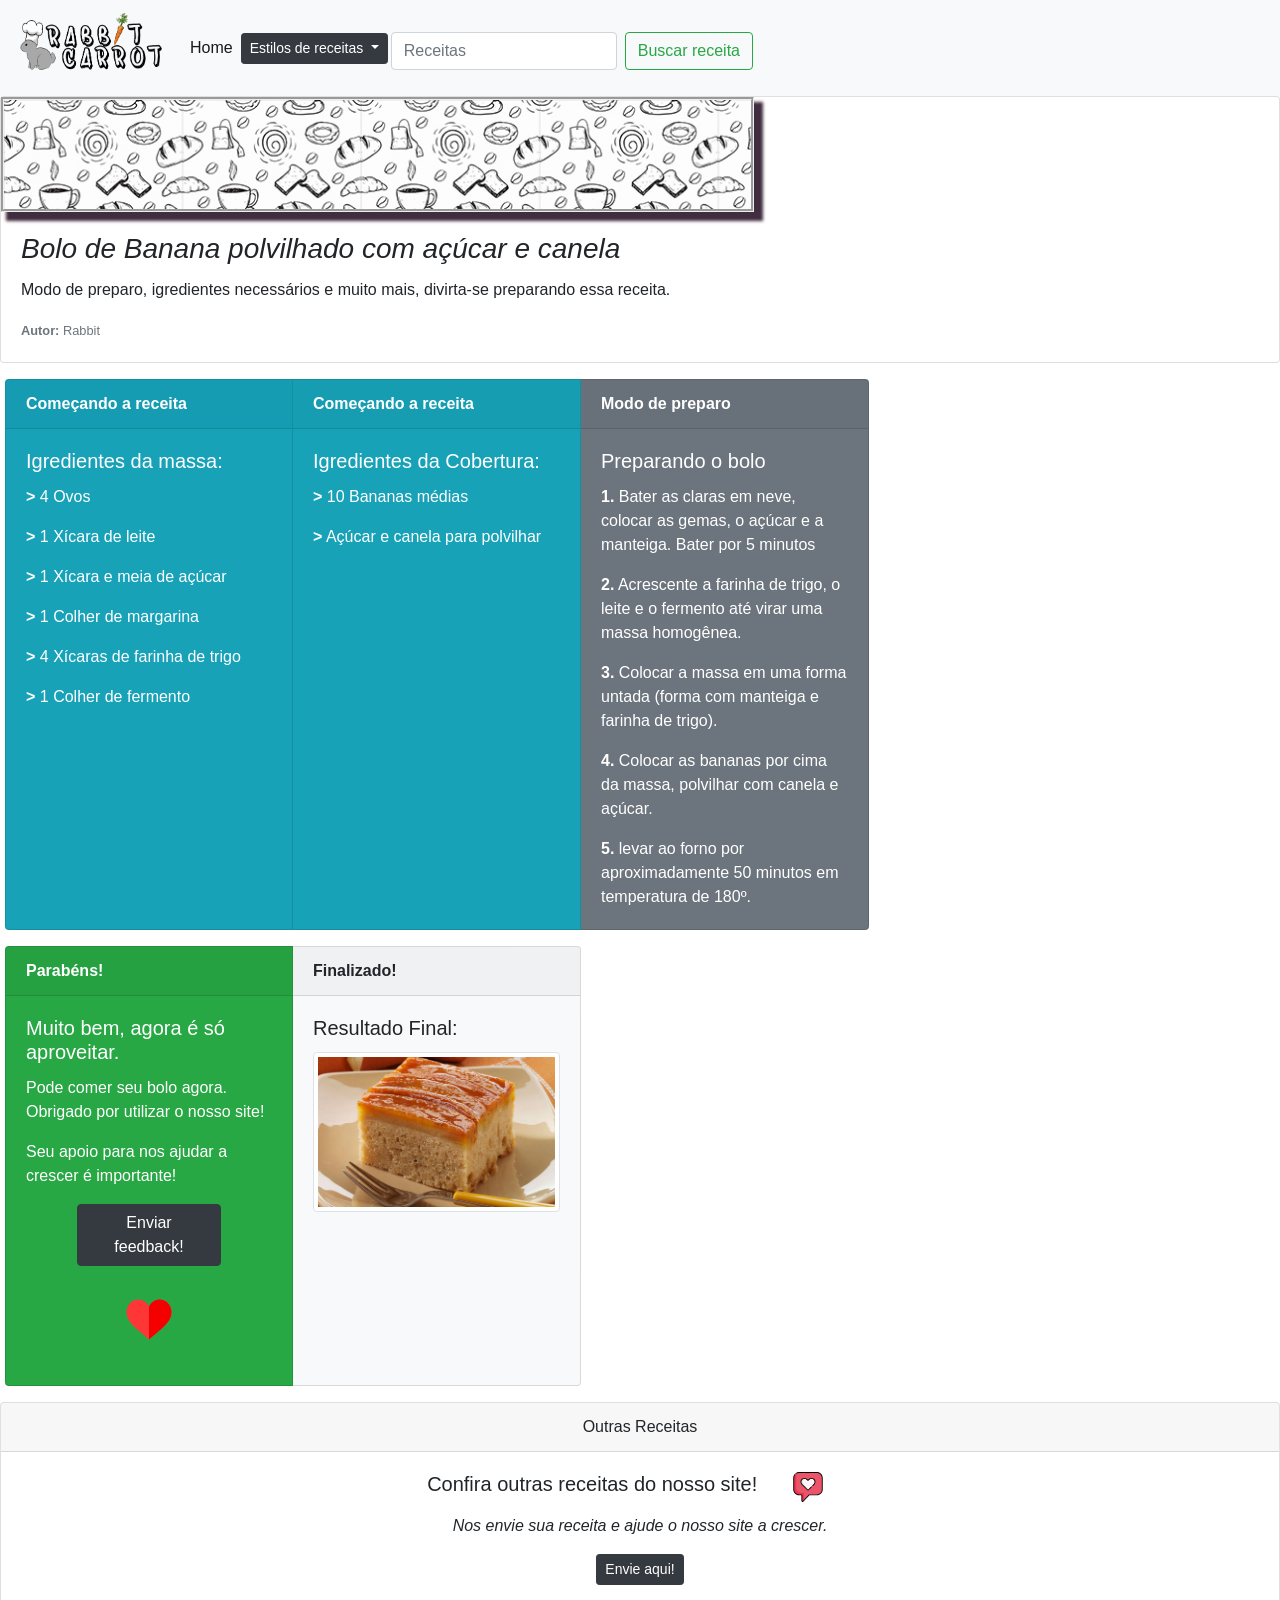
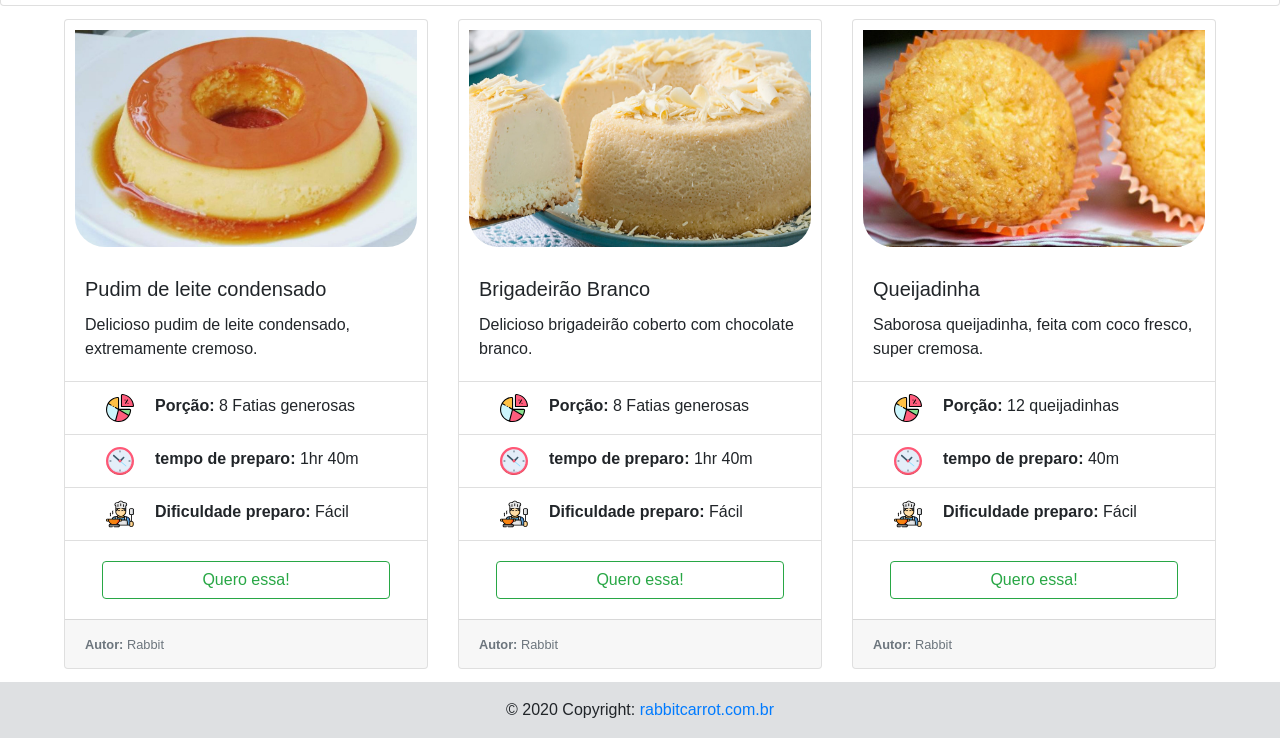
<file: receitaBoloBanana.html>
<!DOCTYPE html>
<html lang="en">

<head>

    <script src="https://code.jquery.com/jquery-3.5.1.slim.min.js" integrity="sha384-DfXdz2htPH0lsSSs5nCTpuj/zy4C+OGpamoFVy38MVBnE+IbbVYUew+OrCXaRkfj" crossorigin="anonymous"></script>
    <script src="https://cdn.jsdelivr.net/npm/bootstrap@4.5.3/dist/js/bootstrap.bundle.min.js" integrity="sha384-ho+j7jyWK8fNQe+A12Hb8AhRq26LrZ/JpcUGGOn+Y7RsweNrtN/tE3MoK7ZeZDyx" crossorigin="anonymous"></script>
    <link rel="icon" href="imgs/icone_coelhito.png" />
    <link rel="stylesheet" href="css/stilos.css" />
    <link rel="stylesheet" href="https://cdn.jsdelivr.net/npm/bootstrap@4.5.3/dist/css/bootstrap.min.css" integrity="sha384-TX8t27EcRE3e/ihU7zmQxVncDAy5uIKz4rEkgIXeMed4M0jlfIDPvg6uqKI2xXr2" crossorigin="anonymous">
    <meta charset="UTF-8">
    <meta name="viewport" content="width=device-width, initial-scale=1">
    <title>Rabbit - Bolo de Banana</title>
</head>

<body bgcolor="grey">

    <!-- HEADER -->

    <script>
        var href;

        function myfunction() {
            $('form').on('submit', function(e) {
                e.preventDefault();
                href = $('datalist option[value="' + $('input[list="receitas"]').val() + '"]').find('a').prop('href');
                if (typeof href !== 'undefined')
                    window.location.href = href;
            });
        }
    </script>

    <nav class="navbar navbar-expand-lg navbar-light bg-light fixed-top">
        <a class="navbar-brand headerzoom" href="index.html">
            <img src="imgs/coelho.png" width="150 " height="70 " class="d-inline-block align-top " alt=" ">
        </a>
        <button class="navbar-toggler" type="button" data-toggle="collapse" data-target="#navbarNavDropdown" aria-controls="navbarNavDropdown" aria-expanded="false" aria-label="Alterna navegação">
              <span class="navbar-toggler-icon"></span>
            </button>
        <div class="collapse navbar-collapse" id="navbarNavDropdown">
            <ul class="navbar-nav">
                <li class="nav-item active">
                    <a class="nav-link .text-body" href="index.html">Home <span class="sr-only">(Página atual)</span></a>
                </li>
                <li class="nav-item">
                    <div class="btn-group baixo">
                        <button class="btn btn-dark btn-secondary btn-sm dropdown-toggle descer" type="button" data-toggle="dropdown" aria-haspopup="true" aria-expanded="false">
                          Estilos de receitas
                        </button>
                        <div class="dropdown-menu">
                            <a class="dropdown-item" href="docesIndex.html">Doces <img src="imgs/doce.svg" width=" 50 " height="30 " class="d-inline-block align-top " alt=" " /></a>
                            <a class="dropdown-item" href="salgadasIndex.html">Salgados <img src="imgs/salgado.svg" width=" 50 " height="30 " class="d-inline-block align-top " alt=" " /></a>
                            <hr>
                            <a class="dropdown-item" href="diversas.html">Receitas Variadas <img src="imgs/receitas.svg" width=" 50 " height="30 " class="d-inline-block align-top " alt=" " /></a>
                        </div>
                    </div>
                </li>
            </ul>

            <form class="form-inline direitinha">

                <input class="form-control mr-sm-2" oninput="myfunction()" type="search" id="texto" list="receitas" placeholder="Receitas">
                <button class="btn btn-outline-success my-2 my-sm-0" type="submit">Buscar receita</button>

                <datalist id="receitas">

                    <option value="Bolo de cenoura"><a href="receitaBoloCenoura.html"></a></option>
                    <option value="Bolo de banana"><a href="receitaBoloBanana.html"></a></option>
                    <option value="Bolo de pamonha"><a href="receitaBoloPamonha.html"></a></option>
                    <option value="Pudim de leite condensado"><a href="receitaPudimLeiteCondensado.html"></a></option>
                    <option value="Brigadeirão Branco"><a href="receitaBrigadeiraoBranco.html"></a></option>
                    <option value="Queijadinha"><a href="receitaQueijadinha.html"></a></option>
                    <option value="Bolo de fubá"><a href="receitasDoces/boloFuba.html"></a></option>
                    <option value="Manjá"><a href="receitasDoces/manja.html"></a></option>
                    <option value="Pudim de coco"><a href="receitasDoces/pudimDeCoco.html"></a></option>
                    <option value="Fatias Húngaras"><a href="receitasDoces/fatiasHungaras.html"></a></option>
                    <option value="Bolo de limão"><a href="receitasDoces/boloDeLimao.html"></a></option>
                    <option value="Mousse de maracujá"><a href="receitasDoces/moouseDeMaracuja.html"></a></option>
                    <option value="Salada de berinjela"><a href="receitasSalgadas/saladaBerinjela.html"></a></option>
                    <option value="Cuscuz Paulista"><a href="receitasSalgadas/cuscuzPaulista.html"></a></option>
                    <option value="Torta de frango"><a href="receitasSalgadas/tortaFrango.html"></a></option>
                    <option value="Salada de maionese"><a href="receitasSalgadas/saladaMaionese.html"></a></option>
                    <option value="Tomate recheado"><a href="receitasSalgadas/tomateRecheado.html"></a></option>
                    <option value="Lasanha de presunto e queijo"><a href="receitasSalgadas/lasanhaPresuntoQueijo.html"></a></option>
                    <option value="Banofe"><a href="diversasDois/banofe.html"></a></option>
                    <option value="Bolo de Arroz"><a href="diversasDois/boloDeArroz.html"></a></option>
                    <option value="Bolo de fuba Cremoso"><a href="diversasDois/boloFubaCremoso.html"></a></option>
                    <option value="Gelado de Abacaxi"><a href="diversasDois/geladoAbacaxi.html"></a></option>
                    <option value="Macarrão Pizza"><a href="diversasDois/macarraoPizza.html"></a></option>
                    <option value="Torta de Ricota"><a href="diversasDois/tortaRicota.html"></a></option>
                    <option value="Arroz doce"><a href="diversasUm/arrozDoce.html"></a></option>
                    <option value="Bolo de coco"><a href="diversasUm/boloDeCoco.html"></a></option>
                    <option value="Brigadeirão Preto"><a href="diversasUm/brigadeiraoPreto.html"></a></option>
                    <option value="Curau"><a href="diversasUm/curau.html"></a></option>
                    <option value="Gelatina Colorida"><a href="diversasUm/gelatinaColorida.html"></a></option>
                    <option value="Pave de creme de confeiteiro"><a href="diversasUm/paveCremeConfeiteiro.html"></a></option>
                </datalist>
            </form>

        </div>
    </nav>
    <br>
    <br>

    <br>
    <br>
    <!-- HEADER -->

    <div class="card mb-3 ">
        <img class="img-fluid headerzito" src="imgs/header_receitas.jpg" height="110" width="753" alt="Imagem de capa do card">
        <div class="card-body">
            <h3 class="card-title"><i>Bolo de Banana polvilhado com açúcar e canela</i></h3>
            <p class="card-text">Modo de preparo, igredientes necessários e muito mais, divirta-se preparando essa receita.</p>
            <p class="card-text"><small class="text-muted"><b>Autor:</b> Rabbit</small></p>
        </div>

    </div>


    <div class="card-group separadinha">

        <div class="card text-white bg-info mb-3 esquerdinha" style="max-width: 18rem;">
            <div class="card-header"><b>Começando a receita</b></div>
            <div class="card-body">
                <h5 class="card-title">Igredientes da massa:</h5>
                <p class="card-text"><b>></b> 4 Ovos</p>
                <p class="card-text"><b>></b> 1 Xícara de leite</p>
                <p class="card-text"><b>></b> 1 Xícara e meia de açúcar</p>
                <p class="card-text"><b>></b> 1 Colher de margarina</p>
                <p class="card-text"><b>></b> 4 Xícaras de farinha de trigo</p>
                <p class="card-text"><b>></b> 1 Colher de fermento</p>
            </div>
        </div>

        <div class="card text-white bg-info mb-3 esquerdinha" style="max-width: 18rem;">
            <div class="card-header"><b>Começando a receita</b></div>
            <div class="card-body">
                <h5 class="card-title">Igredientes da Cobertura:</h5>
                <p class="card-text"><b>></b> 10 Bananas médias</p>
                <p class="card-text"><b>></b> Açúcar e canela para polvilhar</p>
            </div>
        </div>



        <div class="card text-white bg-secondary  mb-3 esquerdinha" style="max-width: 18rem;">
            <div class="card-header"><b>Modo de preparo</b></div>
            <div class="card-body">
                <h5 class="card-title">Preparando o bolo</h5>
                <p class="card-text"><b>1.</b> Bater as claras em neve, colocar as gemas, o açúcar e a manteiga. Bater por 5 minutos</p>
                <p class="card-text"><b>2.</b> Acrescente a farinha de trigo, o leite e o fermento até virar uma massa homogênea.</p>
                <p class="card-text"><b>3.</b> Colocar a massa em uma forma untada (forma com manteiga e farinha de trigo).</p>
                <p class="card-text"><b>4.</b> Colocar as bananas por cima da massa, polvilhar com canela e açúcar.</p>
                <p class="card-text"><b>5.</b> levar ao forno por aproximadamente 50 minutos em temperatura de 180º.</p>

            </div>
        </div>
    </div>

    <div class="card-group separadinha">

        <div class="card text-white bg-success mb-3 esquerdinha" style="max-width: 18rem;">
            <div class="card-header"><b>Parabéns!</b></div>
            <div class="card-body">
                <h5 class="card-title">Muito bem, agora é só aproveitar.</h5>
                <p class="card-text">Pode comer seu bolo agora. Obrigado por utilizar o nosso site!</p>
                <p class="card-text">Seu apoio para nos ajudar a crescer é importante!</p>
                <center><a href="enviar_feedback.html"><button type="button" style="width: 9rem;" class="btn btn btn-dark aumentar">Enviar feedback!</button></a><br><br>
                    <p>
                        <button type="button" id="botao" class="btn btn-outline-success"><img src="imgs/coracaoFeedback.svg" width="50" height="45" class="d-inline-block align-top " alt=" "></button>

                    </p>

                    <script>
                        const btn = document.querySelectorAll('button');

                        const funcao = function() {

                            alert("Seu feedback positivo foi enviado com sucesso, obrigado!")
                            document.getElementById("botao").disabled = true;
                            document.getElementById("botao2").disabled = true;


                        }
                        btn[4].addEventListener("click", funcao)
                    </script>
                </center>
            </div>
        </div>

        <div class="card bg-light mb-3" style="max-width: 18rem;">
            <div class="card-header"><b>Finalizado!</b></div>
            <div class="card-body">
                <h5 class="card-title">Resultado Final:</h5>
                <div class="zoom">
                    <img src="imgs/bolo_banana.jpg" width="300" height="300" alt="..." class="img-thumbnail">
                </div>
            </div>
        </div>

    </div>


    <div class="card text-center">
        <div class="card-header">
            Outras Receitas
        </div>
        <div class="card-body">
            <h5 class="card-title">Confira outras receitas do nosso site! <img src="imgs/coracao.svg" width="90" height="30" class="d-inline-block align-top " /></h5>
            <p class="card-text"><i>Nos envie sua receita e ajude o nosso site a crescer.</i></p>
            <a class="btn btn btn-dark btn-sm" href="enviar_receita.html" role="button">Envie aqui!</a>

        </div>
    </div>


    <!--Outras receitas-->
    <div class="centralizando">
        <div class="card-deck">
            <div class="card">
                <img src="imgs/pudim_leite_condensado.jpg" class="card-img-top fotos" alt="...">
                <div class="card-body">
                    <h5 class="card-title">Pudim de leite condensado</h5>
                    <p class="card-text">Delicioso pudim de leite condensado, extremamente cremoso.</p>
                </div>
                <ul class="list-group list-group-flush">
                    <li class="list-group-item"><img src="imgs/porcao.svg" width="70" height="28" class="d-inline-block align-top " alt=" "><b>Porção:</b> 8 Fatias generosas</li>
                    <li class="list-group-item"><img src="imgs/dinheiro.svg" width="70" height="28" class="d-inline-block align-top " alt=" "><b>tempo de preparo: </b> 1hr 40m</li>
                    <li class="list-group-item"><img src="imgs/cozinhando.svg" width="70" height="28" class="d-inline-block align-top " alt=" "><b>Dificuldade preparo:</b> Fácil</li>
                </ul>
                <div class="card-body">
                    <center><a href="receitaPudimLeiteCondensado.html"><button type="button"  style="width: 18rem;" class="btn btn-outline-success aumentar">Quero essa!</button></a></center>
                </div>
                <div class="card-footer">
                    <small class="text-muted"><b>Autor:</b> Rabbit</small>
                </div>
            </div>
            <div class="card">
                <img src="imgs/brigadeirao_branco.jpg" class="card-img-top fotos" alt="...">
                <div class="card-body">
                    <h5 class="card-title">Brigadeirão Branco</h5>
                    <p class="card-text">Delicioso brigadeirão coberto com chocolate branco.</p>
                </div>
                <ul class="list-group list-group-flush">
                    <li class="list-group-item"><img src="imgs/porcao.svg" width="70" height="28" class="d-inline-block align-top " alt=" "><b>Porção:</b> 8 Fatias generosas</li>
                    <li class="list-group-item"><img src="imgs/dinheiro.svg" width="70" height="28" class="d-inline-block align-top " alt=" "><b>tempo de preparo: </b> 1hr 40m</li>
                    <li class="list-group-item"><img src="imgs/cozinhando.svg" width="70" height="28" class="d-inline-block align-top " alt=" "><b>Dificuldade preparo:</b> Fácil</li>
                </ul>
                <div class="card-body">
                    <center><a href="receitaBrigadeiraoBranco.html"><button type="button"  style="width: 18rem;" class="btn btn-outline-success aumentar">Quero essa!</button></a></center>
                </div>
                <div class="card-footer">
                    <small class="text-muted"><b>Autor:</b> Rabbit</small>
                </div>
            </div>
            <div class="card">
                <img src="imgs/queijadinha.jpg" class="card-img-top fotos" alt="...">
                <div class="card-body">
                    <h5 class="card-title">Queijadinha</h5>
                    <p class="card-text">Saborosa queijadinha, feita com coco fresco, super cremosa.</p>
                </div>
                <ul class="list-group list-group-flush">
                    <li class="list-group-item"><img src="imgs/porcao.svg" width="70" height="28" class="d-inline-block align-top " alt=" "><b>Porção:</b> 12 queijadinhas</li>
                    <li class="list-group-item"><img src="imgs/dinheiro.svg" width="70" height="28" class="d-inline-block align-top " alt=" "><b>tempo de preparo: </b> 40m</li>
                    <li class="list-group-item"><img src="imgs/cozinhando.svg" width="70" height="28" class="d-inline-block align-top " alt=" "><b>Dificuldade preparo:</b> Fácil</li>
                </ul>
                <div class="card-body">
                    <center><a href="receitaQueijadinha.html"><button type="button"  style="width: 18rem;" class="btn btn-outline-success aumentar">Quero essa!</button></a></center>
                </div>
                <div class="card-footer">
                    <small class="text-muted"><b>Autor:</b> Rabbit</small>
                </div>
            </div>
        </div>
    </div>

</body>
<!-- Outras Receitas -->
<!-- Footer -->
<footer class="page-footer font-small blue fundo">

    <!-- Copyright -->
    <div class="footer-copyright text-center py-3">© 2020 Copyright:
        <a href="#">rabbitcarrot.com.br</a>
    </div>
    <!-- Copyright -->

</footer>

<!-- Footer -->


</html>
</file>
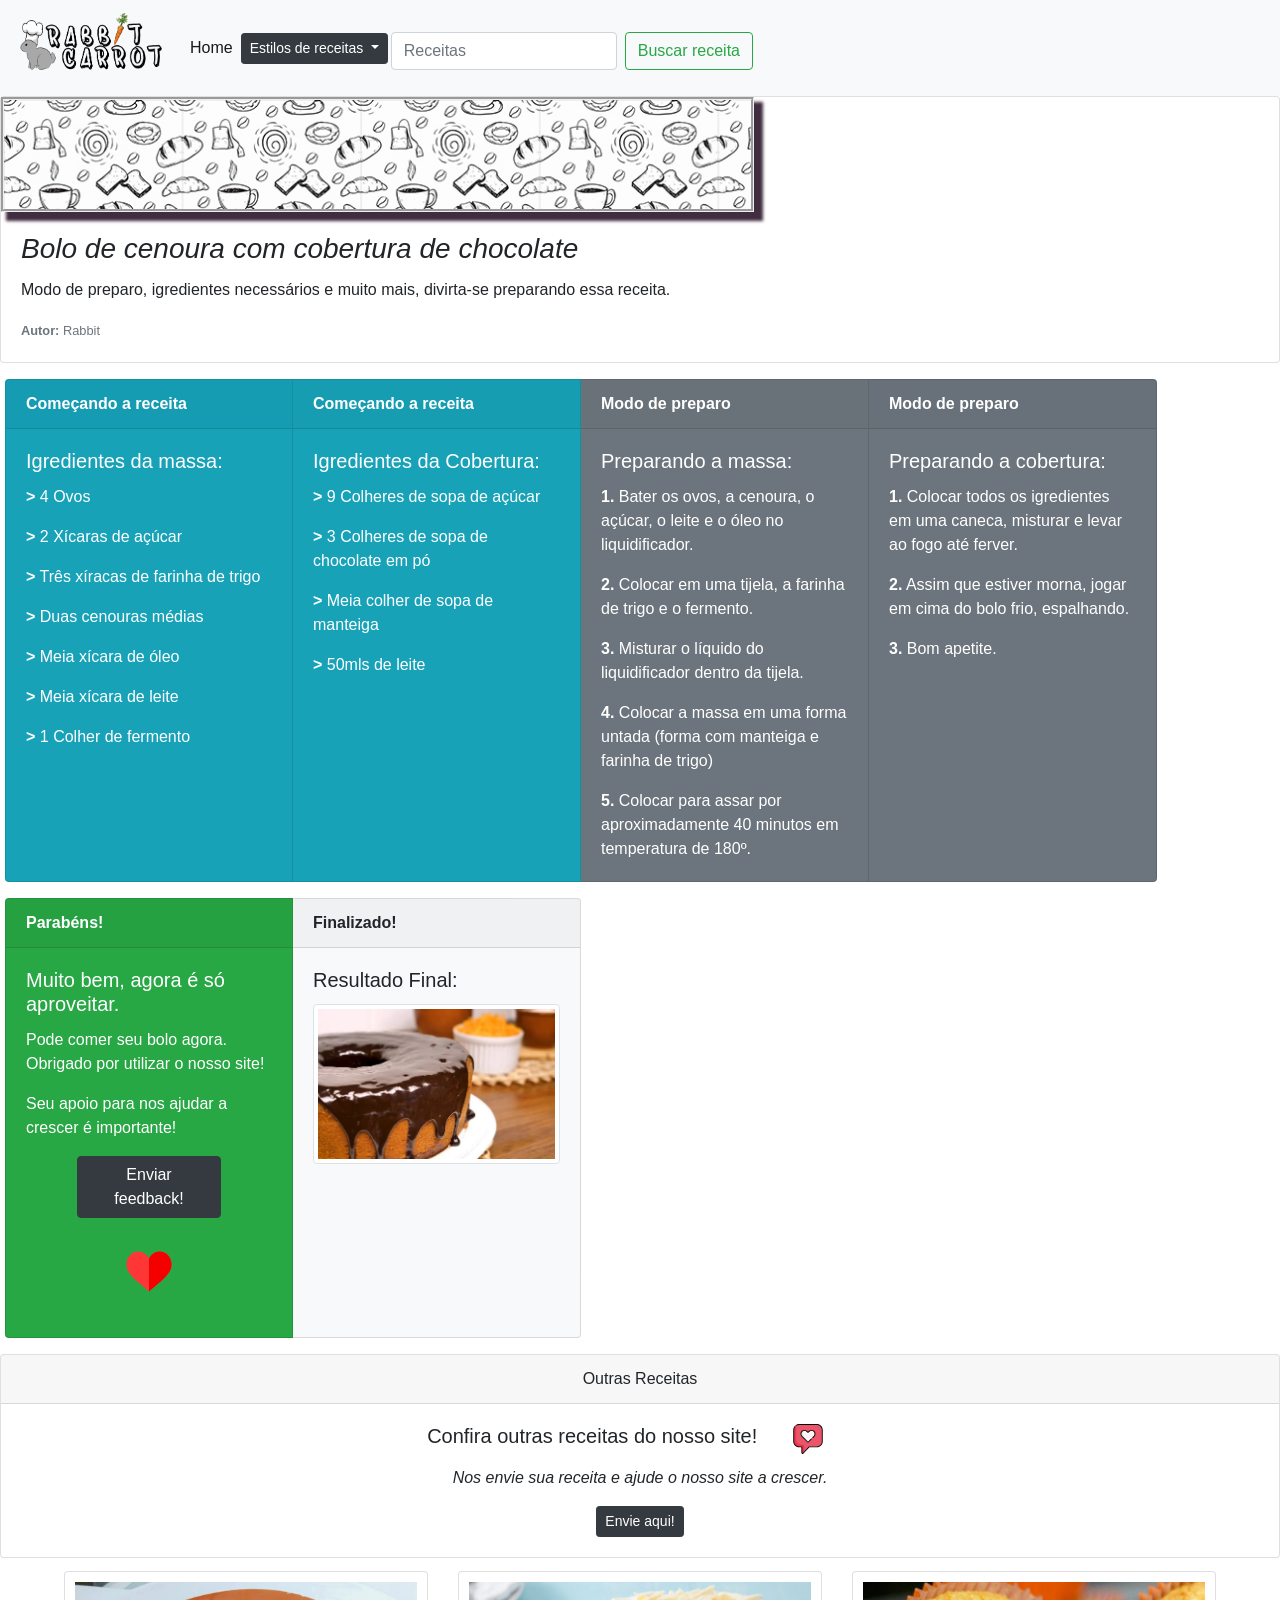
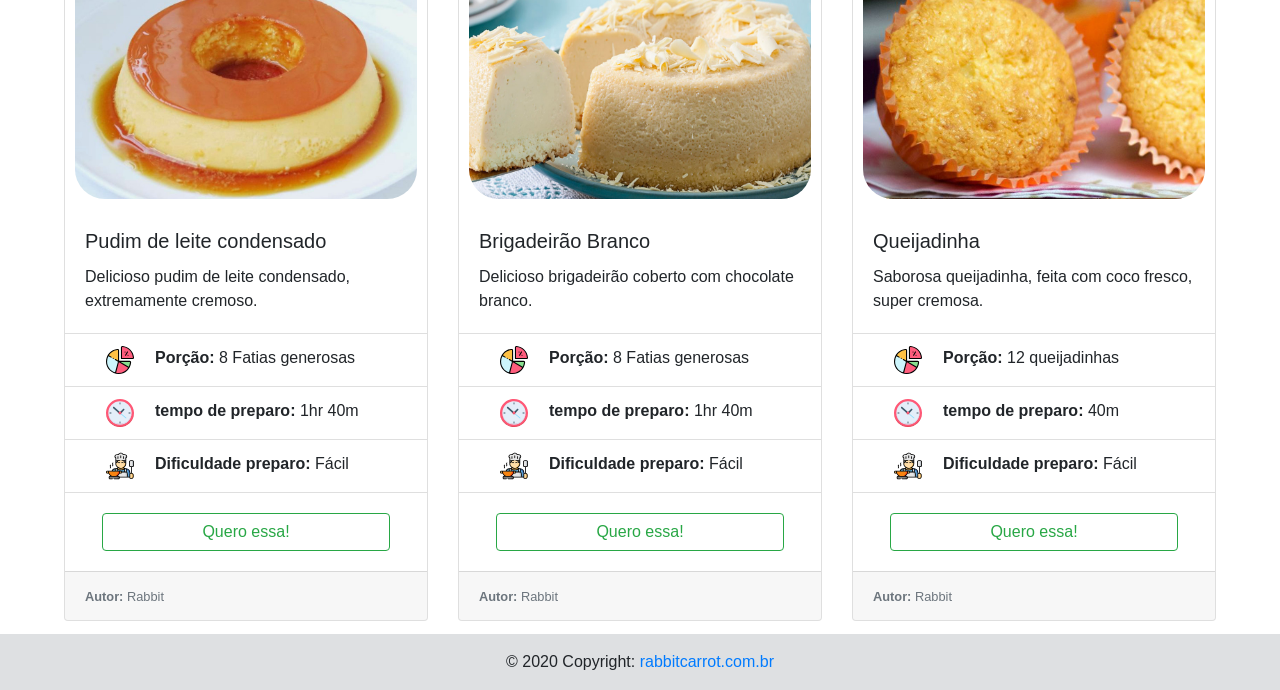
<file: receitaBoloCenoura.html>
<!DOCTYPE html>
<html lang="en">

<head>

    <script src="https://code.jquery.com/jquery-3.5.1.slim.min.js" integrity="sha384-DfXdz2htPH0lsSSs5nCTpuj/zy4C+OGpamoFVy38MVBnE+IbbVYUew+OrCXaRkfj" crossorigin="anonymous"></script>
    <script src="https://cdn.jsdelivr.net/npm/bootstrap@4.5.3/dist/js/bootstrap.bundle.min.js" integrity="sha384-ho+j7jyWK8fNQe+A12Hb8AhRq26LrZ/JpcUGGOn+Y7RsweNrtN/tE3MoK7ZeZDyx" crossorigin="anonymous"></script>
    <link rel="icon" href="imgs/icone_coelhito.png" />
    <link rel="stylesheet" href="css/stilos.css" />
    <link rel="stylesheet" href="https://cdn.jsdelivr.net/npm/bootstrap@4.5.3/dist/css/bootstrap.min.css" integrity="sha384-TX8t27EcRE3e/ihU7zmQxVncDAy5uIKz4rEkgIXeMed4M0jlfIDPvg6uqKI2xXr2" crossorigin="anonymous">
    <meta charset="UTF-8">
    <meta name="viewport" content="width=device-width, initial-scale=1">
    <title>Rabbit Bolo de Cenoura</title>
</head>

<body bgcolor="grey">

    <!-- HEADER -->

    <script>
        var href;

        function myfunction() {
            $('form').on('submit', function(e) {
                e.preventDefault();
                href = $('datalist option[value="' + $('input[list="receitas"]').val() + '"]').find('a').prop('href');
                if (typeof href !== 'undefined')
                    window.location.href = href;
            });
        }
    </script>

    <nav class="navbar navbar-expand-lg navbar-light bg-light fixed-top">
        <a class="navbar-brand headerzoom" href="index.html">
            <img src="imgs/coelho.png" width="150 " height="70 " class="d-inline-block align-top " alt=" ">
        </a>
        <button class="navbar-toggler" type="button" data-toggle="collapse" data-target="#navbarNavDropdown" aria-controls="navbarNavDropdown" aria-expanded="false" aria-label="Alterna navegação">
              <span class="navbar-toggler-icon"></span>
            </button>
        <div class="collapse navbar-collapse" id="navbarNavDropdown">
            <ul class="navbar-nav">
                <li class="nav-item active">
                    <a class="nav-link .text-body" href="index.html">Home <span class="sr-only">(Página atual)</span></a>
                </li>
                <li class="nav-item">
                    <div class="btn-group baixo">
                        <button class="btn btn-dark btn-secondary btn-sm dropdown-toggle descer" type="button" data-toggle="dropdown" aria-haspopup="true" aria-expanded="false">
                          Estilos de receitas
                        </button>
                        <div class="dropdown-menu">
                            <a class="dropdown-item" href="docesIndex.html">Doces <img src="imgs/doce.svg" width=" 50 " height="30 " class="d-inline-block align-top " alt=" " /></a>
                            <a class="dropdown-item" href="salgadasIndex.html">Salgados <img src="imgs/salgado.svg" width=" 50 " height="30 " class="d-inline-block align-top " alt=" " /></a>
                            <hr>
                            <a class="dropdown-item" href="diversas.html">Receitas Variadas <img src="imgs/receitas.svg" width=" 50 " height="30 " class="d-inline-block align-top " alt=" " /></a>
                        </div>
                    </div>
                </li>
            </ul>

            <form class="form-inline direitinha">

                <input class="form-control mr-sm-2" oninput="myfunction()" type="search" id="texto" list="receitas" placeholder="Receitas">
                <button class="btn btn-outline-success my-2 my-sm-0" type="submit">Buscar receita</button>

                <datalist id="receitas">

                    <option value="Bolo de cenoura"><a href="receitaBoloCenoura.html"></a></option>
                    <option value="Bolo de banana"><a href="receitaBoloBanana.html"></a></option>
                    <option value="Bolo de pamonha"><a href="receitaBoloPamonha.html"></a></option>
                    <option value="Pudim de leite condensado"><a href="receitaPudimLeiteCondensado.html"></a></option>
                    <option value="Brigadeirão Branco"><a href="receitaBrigadeiraoBranco.html"></a></option>
                    <option value="Queijadinha"><a href="receitaQueijadinha.html"></a></option>
                    <option value="Bolo de fubá"><a href="receitasDoces/boloFuba.html"></a></option>
                    <option value="Manjá"><a href="receitasDoces/manja.html"></a></option>
                    <option value="Pudim de coco"><a href="receitasDoces/pudimDeCoco.html"></a></option>
                    <option value="Fatias Húngaras"><a href="receitasDoces/fatiasHungaras.html"></a></option>
                    <option value="Bolo de limão"><a href="receitasDoces/boloDeLimao.html"></a></option>
                    <option value="Mousse de maracujá"><a href="receitasDoces/moouseDeMaracuja.html"></a></option>
                    <option value="Salada de berinjela"><a href="receitasSalgadas/saladaBerinjela.html"></a></option>
                    <option value="Cuscuz Paulista"><a href="receitasSalgadas/cuscuzPaulista.html"></a></option>
                    <option value="Torta de frango"><a href="receitasSalgadas/tortaFrango.html"></a></option>
                    <option value="Salada de maionese"><a href="receitasSalgadas/saladaMaionese.html"></a></option>
                    <option value="Tomate recheado"><a href="receitasSalgadas/tomateRecheado.html"></a></option>
                    <option value="Lasanha de presunto e queijo"><a href="receitasSalgadas/lasanhaPresuntoQueijo.html"></a></option>
                    <option value="Banofe"><a href="diversasDois/banofe.html"></a></option>
                    <option value="Bolo de Arroz"><a href="diversasDois/boloDeArroz.html"></a></option>
                    <option value="Bolo de fuba Cremoso"><a href="diversasDois/boloFubaCremoso.html"></a></option>
                    <option value="Gelado de Abacaxi"><a href="diversasDois/geladoAbacaxi.html"></a></option>
                    <option value="Macarrão Pizza"><a href="diversasDois/macarraoPizza.html"></a></option>
                    <option value="Torta de Ricota"><a href="diversasDois/tortaRicota.html"></a></option>
                    <option value="Arroz doce"><a href="diversasUm/arrozDoce.html"></a></option>
                    <option value="Bolo de coco"><a href="diversasUm/boloDeCoco.html"></a></option>
                    <option value="Brigadeirão Preto"><a href="diversasUm/brigadeiraoPreto.html"></a></option>
                    <option value="Curau"><a href="diversasUm/curau.html"></a></option>
                    <option value="Gelatina Colorida"><a href="diversasUm/gelatinaColorida.html"></a></option>
                    <option value="Pave de creme de confeiteiro"><a href="diversasUm/paveCremeConfeiteiro.html"></a></option>
                </datalist>
            </form>

        </div>
    </nav>
    <br>
    <br>

    <br>
    <br>
    <!-- HEADER -->

    <div class="card mb-3 ">
        <img class="img-fluid headerzito" src="imgs/header_receitas.jpg" height="110" width="753" alt="Imagem de capa do card">
        <div class="card-body">
            <h3 class="card-title"><i>Bolo de cenoura com cobertura de chocolate</i></h3>

            <p class="card-text">Modo de preparo, igredientes necessários e muito mais, divirta-se preparando essa receita.</p>
            <p class="card-text"><small class="text-muted"><b>Autor:</b> Rabbit</small></p>
        </div>

    </div>


    <div class="card-group separadinha">

        <div class="card text-white bg-info mb-3 esquerdinha" style="max-width: 18rem;">
            <div class="card-header"><b>Começando a receita</b></div>
            <div class="card-body">
                <h5 class="card-title">Igredientes da massa:</h5>
                <p class="card-text"><b>></b> 4 Ovos</p>
                <p class="card-text"><b>></b> 2 Xícaras de açúcar</p>
                <p class="card-text"><b>></b> Três xíracas de farinha de trigo</p>
                <p class="card-text"><b>></b> Duas cenouras médias</p>
                <p class="card-text"><b>></b> Meia xícara de óleo</p>
                <p class="card-text"><b>></b> Meia xícara de leite</p>
                <p class="card-text"><b>></b> 1 Colher de fermento</p>
            </div>
        </div>

        <div class="card text-white bg-info mb-3 esquerdinha" style="max-width: 18rem;">
            <div class="card-header"><b>Começando a receita</b></div>
            <div class="card-body">
                <h5 class="card-title">Igredientes da Cobertura:</h5>
                <p class="card-text"><b>></b> 9 Colheres de sopa de açúcar</p>
                <p class="card-text"><b>></b> 3 Colheres de sopa de chocolate em pó</p>
                <p class="card-text"><b>></b> Meia colher de sopa de manteiga</p>
                <p class="card-text"><b>></b> 50mls de leite</p>

            </div>
        </div>



        <div class="card text-white bg-secondary  mb-3 esquerdinha" style="max-width: 18rem;">
            <div class="card-header"><b>Modo de preparo</b></div>
            <div class="card-body">
                <h5 class="card-title">Preparando a massa:</h5>
                <p class="card-text"><b>1.</b> Bater os ovos, a cenoura, o açúcar, o leite e o óleo no liquidificador.</p>
                <p class="card-text"><b>2.</b> Colocar em uma tijela, a farinha de trigo e o fermento.</p>
                <p class="card-text"><b>3.</b> Misturar o líquido do liquidificador dentro da tijela.</p>
                <p class="card-text"><b>4.</b> Colocar a massa em uma forma untada (forma com manteiga e farinha de trigo)</p>
                <p class="card-text"><b>5.</b> Colocar para assar por aproximadamente 40 minutos em temperatura de 180º.</p>
            </div>
        </div>

        <div class="card text-white bg-secondary  mb-3 esquerdinha" style="max-width: 18rem;">
            <div class="card-header"><b>Modo de preparo</b></div>
            <div class="card-body">
                <h5 class="card-title">Preparando a cobertura:</h5>
                <p class="card-text"><b>1.</b> Colocar todos os igredientes em uma caneca, misturar e levar ao fogo até ferver.</p>
                <p class="card-text"><b>2.</b> Assim que estiver morna, jogar em cima do bolo frio, espalhando.</p>
                <p class="card-text"><b>3.</b> Bom apetite.</p>

            </div>

        </div>
    </div>

    <div class="card-group separadinha">

        <div class="card text-white bg-success mb-3 esquerdinha" style="max-width: 18rem;">
            <div class="card-header"><b>Parabéns!</b></div>
            <div class="card-body">
                <h5 class="card-title">Muito bem, agora é só aproveitar.</h5>
                <p class="card-text">Pode comer seu bolo agora. Obrigado por utilizar o nosso site!</p>
                <p class="card-text">Seu apoio para nos ajudar a crescer é importante!</p>
                <center><a href="enviar_feedback.html"><button type="button" style="width: 9rem;" class="btn btn btn-dark aumentar">Enviar feedback!</button></a><br><br>
                    <p>
                        <button type="button" id="botao" class="btn btn-outline-success"><img src="imgs/coracaoFeedback.svg" width="50" height="45" class="d-inline-block align-top " alt=" "></button>

                    </p>

                    <script>
                        const btn = document.querySelectorAll('button');

                        const funcao = function() {

                            alert("Seu feedback positivo foi enviado com sucesso, obrigado!")
                            document.getElementById("botao").disabled = true;
                            document.getElementById("botao2").disabled = true;


                        }
                        btn[4].addEventListener("click", funcao)
                    </script>
                </center>
            </div>
        </div>

        <div class="card bg-light mb-3" style="max-width: 18rem;">
            <div class="card-header"><b>Finalizado!</b></div>
            <div class="card-body">
                <h5 class="card-title">Resultado Final:</h5>
                <div class="zoom">
                    <img src="imgs/bolo_cenoura.jpg" width="300" height="300" alt="..." class="img-thumbnail">
                </div>
            </div>
        </div>

    </div>


    <div class="card text-center">
        <div class="card-header">
            Outras Receitas
        </div>
        <div class="card-body">
            <h5 class="card-title">Confira outras receitas do nosso site! <img src="imgs/coracao.svg" width="90" height="30" class="d-inline-block align-top " /></h5>
            <p class="card-text"><i>Nos envie sua receita e ajude o nosso site a crescer.</i></p>
            <a class="btn btn btn-dark btn-sm" href="enviar_receita.html" role="button">Envie aqui!</a>

        </div>
    </div>


    <!--Outras receitas-->
    <div class="centralizando">
        <div class="card-deck">
            <div class="card">
                <img src="imgs/pudim_leite_condensado.jpg" class="card-img-top fotos" alt="...">
                <div class="card-body">
                    <h5 class="card-title">Pudim de leite condensado</h5>
                    <p class="card-text">Delicioso pudim de leite condensado, extremamente cremoso.</p>
                </div>
                <ul class="list-group list-group-flush">
                    <li class="list-group-item"><img src="imgs/porcao.svg" width="70" height="28" class="d-inline-block align-top " alt=" "><b>Porção:</b> 8 Fatias generosas</li>
                    <li class="list-group-item"><img src="imgs/dinheiro.svg" width="70" height="28" class="d-inline-block align-top " alt=" "><b>tempo de preparo: </b> 1hr 40m</li>
                    <li class="list-group-item"><img src="imgs/cozinhando.svg" width="70" height="28" class="d-inline-block align-top " alt=" "><b>Dificuldade preparo:</b> Fácil</li>
                </ul>
                <div class="card-body">
                    <center><a href="receitaPudimLeiteCondensado.html"><button type="button"  style="width: 18rem;" class="btn btn-outline-success aumentar">Quero essa!</button></a>
                    </center>
                </div>
                <div class="card-footer">
                    <small class="text-muted"><b>Autor:</b> Rabbit</small>
                </div>
            </div>
            <div class="card">
                <img src="imgs/brigadeirao_branco.jpg" class="card-img-top fotos" alt="...">
                <div class="card-body">
                    <h5 class="card-title">Brigadeirão Branco</h5>
                    <p class="card-text">Delicioso brigadeirão coberto com chocolate branco.</p>
                </div>
                <ul class="list-group list-group-flush">
                    <li class="list-group-item"><img src="imgs/porcao.svg" width="70" height="28" class="d-inline-block align-top " alt=" "><b>Porção:</b> 8 Fatias generosas</li>
                    <li class="list-group-item"><img src="imgs/dinheiro.svg" width="70" height="28" class="d-inline-block align-top " alt=" "><b>tempo de preparo: </b> 1hr 40m</li>
                    <li class="list-group-item"><img src="imgs/cozinhando.svg" width="70" height="28" class="d-inline-block align-top " alt=" "><b>Dificuldade preparo:</b> Fácil</li>
                </ul>
                <div class="card-body">
                    <center><a href="receitaBrigadeiraoBranco.html"><button type="button"  style="width: 18rem;" class="btn btn-outline-success aumentar">Quero essa!</button></a></center>
                </div>
                <div class="card-footer">
                    <small class="text-muted"><b>Autor:</b> Rabbit</small>
                </div>
            </div>
            <div class="card">
                <img src="imgs/queijadinha.jpg" class="card-img-top fotos" alt="...">
                <div class="card-body">
                    <h5 class="card-title">Queijadinha</h5>
                    <p class="card-text">Saborosa queijadinha, feita com coco fresco, super cremosa.</p>
                </div>
                <ul class="list-group list-group-flush">
                    <li class="list-group-item"><img src="imgs/porcao.svg" width="70" height="28" class="d-inline-block align-top " alt=" "><b>Porção:</b> 12 queijadinhas</li>
                    <li class="list-group-item"><img src="imgs/dinheiro.svg" width="70" height="28" class="d-inline-block align-top " alt=" "><b>tempo de preparo: </b> 40m</li>
                    <li class="list-group-item"><img src="imgs/cozinhando.svg" width="70" height="28" class="d-inline-block align-top " alt=" "><b>Dificuldade preparo:</b> Fácil</li>
                </ul>
                <div class="card-body">
                    <center><a href="receitaQueijadinha.html"><button type="button"  style="width: 18rem;" class="btn btn-outline-success aumentar">Quero essa!</button></a></center>
                </div>
                <div class="card-footer">
                    <small class="text-muted"><b>Autor:</b> Rabbit</small>
                </div>
            </div>
        </div>
    </div>
    </div>

</body>
<!-- Outras Receitas -->
<!-- Footer -->
<footer class="page-footer font-small blue fundo">

    <!-- Copyright -->
    <div class="footer-copyright text-center py-3">© 2020 Copyright:
        <a href="#">rabbitcarrot.com.br</a>
    </div>
    <!-- Copyright -->

</footer>

<!-- Footer -->


</html>
</file>
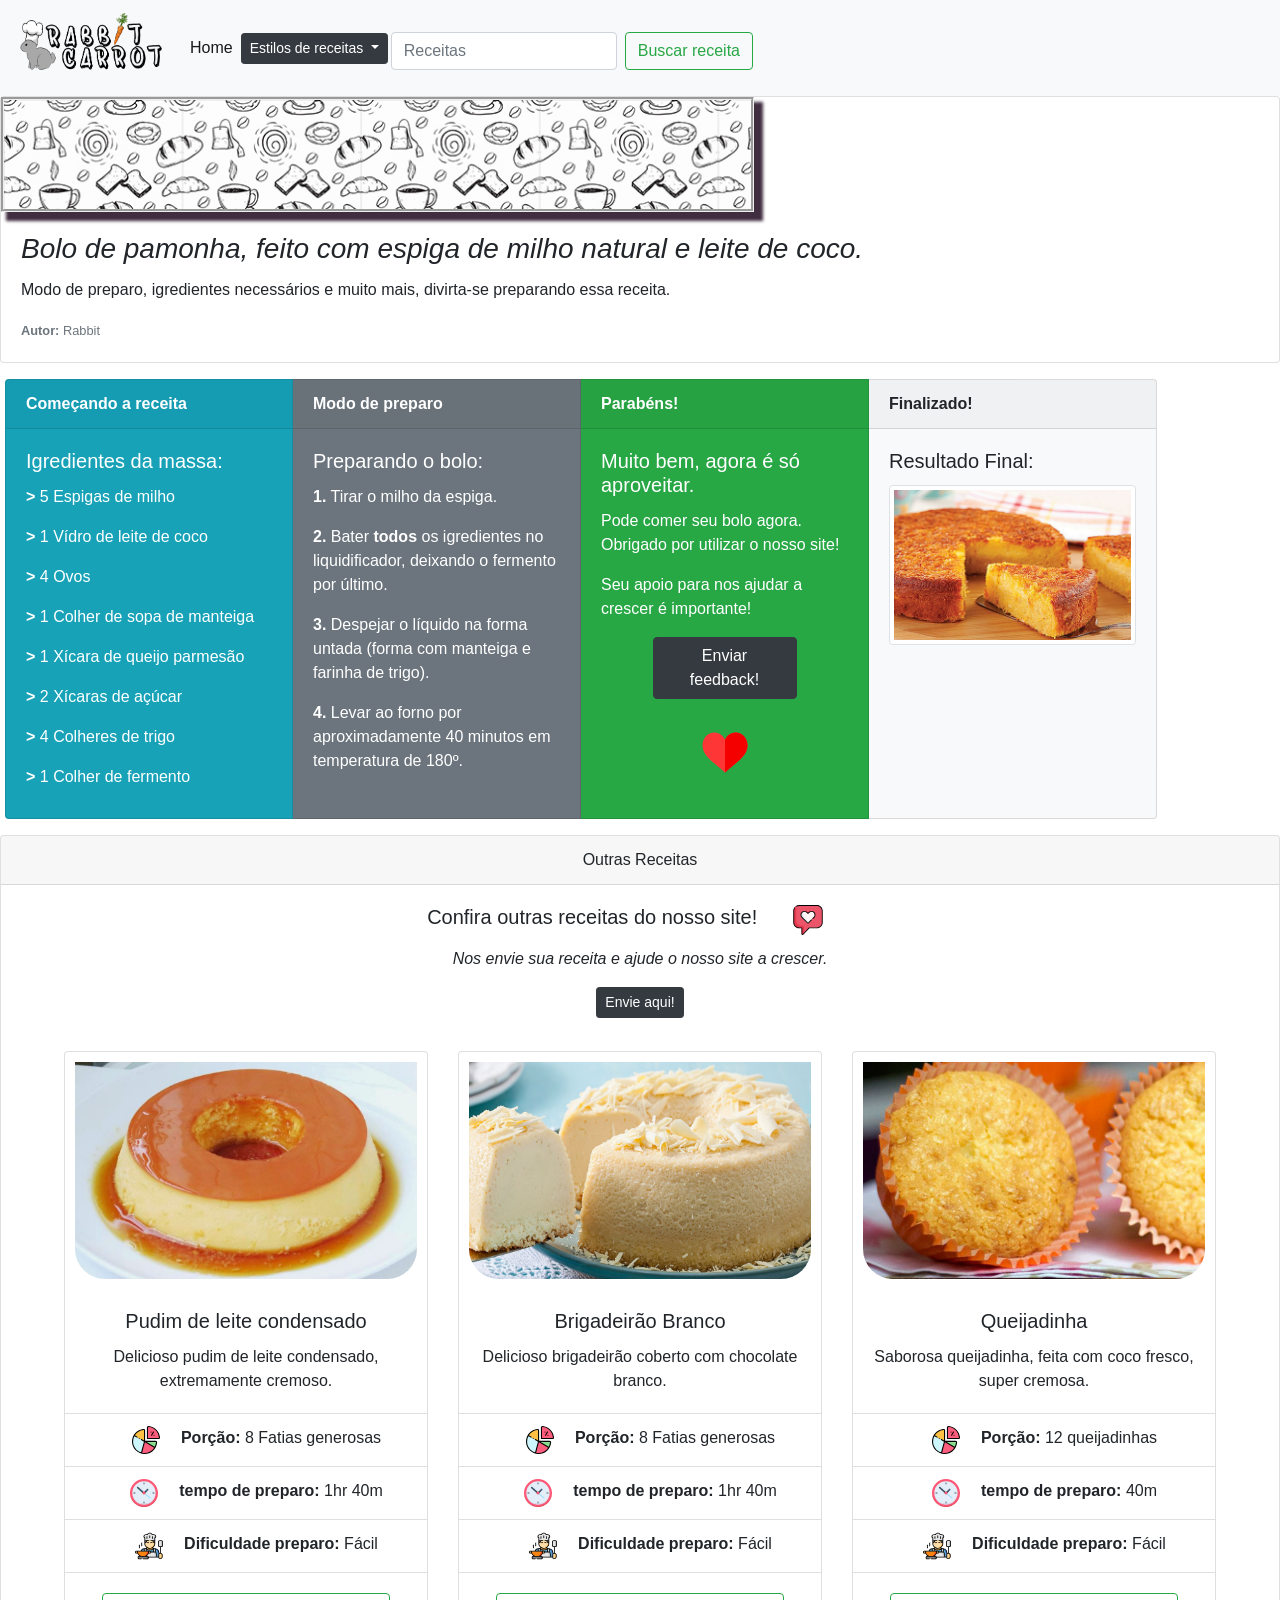
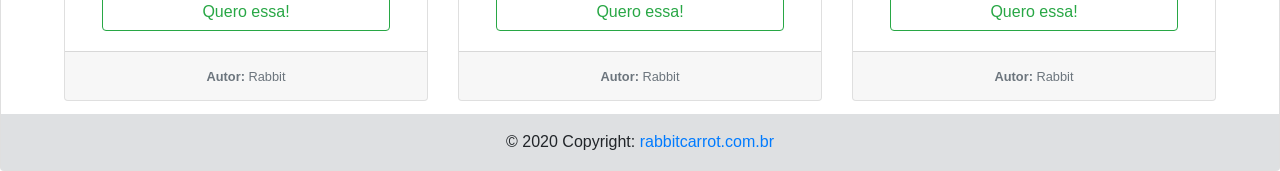
<file: receitaBoloPamonha.html>
<!DOCTYPE html>
<html lang="en">

<head>

    <script src="https://code.jquery.com/jquery-3.5.1.slim.min.js" integrity="sha384-DfXdz2htPH0lsSSs5nCTpuj/zy4C+OGpamoFVy38MVBnE+IbbVYUew+OrCXaRkfj" crossorigin="anonymous"></script>
    <script src="https://cdn.jsdelivr.net/npm/bootstrap@4.5.3/dist/js/bootstrap.bundle.min.js" integrity="sha384-ho+j7jyWK8fNQe+A12Hb8AhRq26LrZ/JpcUGGOn+Y7RsweNrtN/tE3MoK7ZeZDyx" crossorigin="anonymous"></script>
    <link rel="icon" href="imgs/icone_coelhito.png" />
    <link rel="stylesheet" href="css/stilos.css" />
    <link rel="stylesheet" href="https://cdn.jsdelivr.net/npm/bootstrap@4.5.3/dist/css/bootstrap.min.css" integrity="sha384-TX8t27EcRE3e/ihU7zmQxVncDAy5uIKz4rEkgIXeMed4M0jlfIDPvg6uqKI2xXr2" crossorigin="anonymous">
    <meta charset="UTF-8">
    <meta name="viewport" content="width=device-width, initial-scale=1">
    <title>Rabbit Bolo de Pamonha</title>
</head>

<body bgcolor="grey">

    <!-- HEADER -->

    <script>
        var href;

        function myfunction() {
            $('form').on('submit', function(e) {
                e.preventDefault();
                href = $('datalist option[value="' + $('input[list="receitas"]').val() + '"]').find('a').prop('href');
                if (typeof href !== 'undefined')
                    window.location.href = href;
            });
        }
    </script>

    <nav class="navbar navbar-expand-lg navbar-light bg-light fixed-top">
        <a class="navbar-brand headerzoom" href="index.html">
            <img src="imgs/coelho.png" width="150 " height="70 " class="d-inline-block align-top " alt=" ">
        </a>
        <button class="navbar-toggler" type="button" data-toggle="collapse" data-target="#navbarNavDropdown" aria-controls="navbarNavDropdown" aria-expanded="false" aria-label="Alterna navegação">
              <span class="navbar-toggler-icon"></span>
            </button>
        <div class="collapse navbar-collapse" id="navbarNavDropdown">
            <ul class="navbar-nav">
                <li class="nav-item active">
                    <a class="nav-link .text-body" href="index.html">Home <span class="sr-only">(Página atual)</span></a>
                </li>
                <li class="nav-item">
                    <div class="btn-group baixo">
                        <button class="btn btn-dark btn-secondary btn-sm dropdown-toggle descer" type="button" data-toggle="dropdown" aria-haspopup="true" aria-expanded="false">
                          Estilos de receitas
                        </button>
                        <div class="dropdown-menu">
                            <a class="dropdown-item" href="docesIndex.html">Doces <img src="imgs/doce.svg" width=" 50 " height="30 " class="d-inline-block align-top " alt=" " /></a>
                            <a class="dropdown-item" href="salgadasIndex.html">Salgados <img src="imgs/salgado.svg" width=" 50 " height="30 " class="d-inline-block align-top " alt=" " /></a>
                            <hr>
                            <a class="dropdown-item" href="diversas.html">Receitas Variadas <img src="imgs/receitas.svg" width=" 50 " height="30 " class="d-inline-block align-top " alt=" " /></a>
                        </div>
                    </div>
                </li>
            </ul>

            <form class="form-inline direitinha">

                <input class="form-control mr-sm-2" oninput="myfunction()" type="search" id="texto" list="receitas" placeholder="Receitas">
                <button class="btn btn-outline-success my-2 my-sm-0" type="submit">Buscar receita</button>

                <datalist id="receitas">

                    <option value="Bolo de cenoura"><a href="receitaBoloCenoura.html"></a></option>
                    <option value="Bolo de banana"><a href="receitaBoloBanana.html"></a></option>
                    <option value="Bolo de pamonha"><a href="receitaBoloPamonha.html"></a></option>
                    <option value="Pudim de leite condensado"><a href="receitaPudimLeiteCondensado.html"></a></option>
                    <option value="Brigadeirão Branco"><a href="receitaBrigadeiraoBranco.html"></a></option>
                    <option value="Queijadinha"><a href="receitaQueijadinha.html"></a></option>
                    <option value="Bolo de fubá"><a href="receitasDoces/boloFuba.html"></a></option>
                    <option value="Manjá"><a href="receitasDoces/manja.html"></a></option>
                    <option value="Pudim de coco"><a href="receitasDoces/pudimDeCoco.html"></a></option>
                    <option value="Fatias Húngaras"><a href="receitasDoces/fatiasHungaras.html"></a></option>
                    <option value="Bolo de limão"><a href="receitasDoces/boloDeLimao.html"></a></option>
                    <option value="Mousse de maracujá"><a href="receitasDoces/moouseDeMaracuja.html"></a></option>
                    <option value="Salada de berinjela"><a href="receitasSalgadas/saladaBerinjela.html"></a></option>
                    <option value="Cuscuz Paulista"><a href="receitasSalgadas/cuscuzPaulista.html"></a></option>
                    <option value="Torta de frango"><a href="receitasSalgadas/tortaFrango.html"></a></option>
                    <option value="Salada de maionese"><a href="receitasSalgadas/saladaMaionese.html"></a></option>
                    <option value="Tomate recheado"><a href="receitasSalgadas/tomateRecheado.html"></a></option>
                    <option value="Lasanha de presunto e queijo"><a href="receitasSalgadas/lasanhaPresuntoQueijo.html"></a></option>
                    <option value="Banofe"><a href="diversasDois/banofe.html"></a></option>
                    <option value="Bolo de Arroz"><a href="diversasDois/boloDeArroz.html"></a></option>
                    <option value="Bolo de fuba Cremoso"><a href="diversasDois/boloFubaCremoso.html"></a></option>
                    <option value="Gelado de Abacaxi"><a href="diversasDois/geladoAbacaxi.html"></a></option>
                    <option value="Macarrão Pizza"><a href="diversasDois/macarraoPizza.html"></a></option>
                    <option value="Torta de Ricota"><a href="diversasDois/tortaRicota.html"></a></option>
                    <option value="Arroz doce"><a href="diversasUm/arrozDoce.html"></a></option>
                    <option value="Bolo de coco"><a href="diversasUm/boloDeCoco.html"></a></option>
                    <option value="Brigadeirão Preto"><a href="diversasUm/brigadeiraoPreto.html"></a></option>
                    <option value="Curau"><a href="diversasUm/curau.html"></a></option>
                    <option value="Gelatina Colorida"><a href="diversasUm/gelatinaColorida.html"></a></option>
                    <option value="Pave de creme de confeiteiro"><a href="diversasUm/paveCremeConfeiteiro.html"></a></option>
                </datalist>
            </form>

        </div>
    </nav>
    <br>
    <br>

    <br>
    <br>
    <!-- HEADER -->

    <div class="card mb-3 ">
        <img class="img-fluid headerzito" src="imgs/header_receitas.jpg" height="110" width="753" alt="Imagem de capa do card">
        <div class="card-body">
            <h3 class="card-title"><i>Bolo de pamonha, feito com espiga de milho natural e leite de coco.</i></h3>
            <p class="card-text">Modo de preparo, igredientes necessários e muito mais, divirta-se preparando essa receita.</p>
            <p class="card-text"><small class="text-muted"><b>Autor:</b> Rabbit</small></p>
        </div>

    </div>


    <div class="card-group separadinha">

        <div class="card text-white bg-info mb-3 esquerdinha" style="max-width: 18rem;">
            <div class="card-header"><b>Começando a receita</b></div>
            <div class="card-body">
                <h5 class="card-title">Igredientes da massa:</h5>
                <p class="card-text"><b>></b> 5 Espigas de milho</p>
                <p class="card-text"><b>></b> 1 Vídro de leite de coco</p>
                <p class="card-text"><b>></b> 4 Ovos</p>
                <p class="card-text"><b>></b> 1 Colher de sopa de manteiga</p>
                <p class="card-text"><b>></b> 1 Xícara de queijo parmesão</p>
                <p class="card-text"><b>></b> 2 Xícaras de açúcar</p>
                <p class="card-text"><b>></b> 4 Colheres de trigo</p>
                <p class="card-text"><b>></b> 1 Colher de fermento</p>
            </div>
        </div>

        <div class="card text-white bg-secondary  mb-3 esquerdinha" style="max-width: 18rem;">
            <div class="card-header"><b>Modo de preparo</b></div>
            <div class="card-body">
                <h5 class="card-title">Preparando o bolo:</h5>
                <p class="card-text"><b>1.</b> Tirar o milho da espiga.</p>
                <p class="card-text"><b>2.</b> Bater <b>todos</b> os igredientes no liquidificador, deixando o fermento por último.</p>
                <p class="card-text"><b>3.</b> Despejar o líquido na forma untada (forma com manteiga e farinha de trigo).</p>
                <p class="card-text"><b>4.</b> Levar ao forno por aproximadamente 40 minutos em temperatura de 180º.</p>

            </div>
        </div>


        <div class="card text-white bg-success mb-3 esquerdinha" style="max-width: 18rem;">
            <div class="card-header"><b>Parabéns!</b></div>
            <div class="card-body">
                <h5 class="card-title">Muito bem, agora é só aproveitar.</h5>
                <p class="card-text">Pode comer seu bolo agora. Obrigado por utilizar o nosso site!</p>
                <p class="card-text">Seu apoio para nos ajudar a crescer é importante!</p>
                <center><a href="enviar_feedback.html"><button type="button" style="width: 9rem;" class="btn btn btn-dark aumentar">Enviar feedback!</button></a><br><br>
                    <p>
                        <button type="button" id="botao" class="btn btn-outline-success"><img src="imgs/coracaoFeedback.svg" width="50" height="45" class="d-inline-block align-top " alt=" "></button>

                    </p>

                    <script>
                        const btn = document.querySelectorAll('button');

                        const funcao = function() {

                            alert("Seu feedback positivo foi enviado com sucesso, obrigado!")
                            document.getElementById("botao").disabled = true;
                            document.getElementById("botao2").disabled = true;


                        }
                        btn[4].addEventListener("click", funcao)
                    </script>
                </center>
            </div>
        </div>

        <div class="card bg-light mb-3" style="max-width: 18rem;">
            <div class="card-header"><b>Finalizado!</b></div>
            <div class="card-body">
                <h5 class="card-title">Resultado Final:</h5>
                <div class="zoom">
                    <img src="imgs/bolo_pamonha.jpg" width="300" height="300" alt="..." class="img-thumbnail">
                </div>
            </div>
        </div>

    </div>


    <div class="card text-center">
        <div class="card-header">
            Outras Receitas
        </div>
        <div class="card-body">
            <h5 class="card-title">Confira outras receitas do nosso site! <img src="imgs/coracao.svg" width="90" height="30" class="d-inline-block align-top " /></h5>
            <p class="card-text"><i>Nos envie sua receita e ajude o nosso site a crescer.</i></p>
            <a class="btn btn btn-dark btn-sm" href="enviar_receita.html" role="button">Envie aqui!</a>

        </div>



        <!--Outras receitas-->
        <div class="centralizando">
            <div class="card-deck">
                <div class="card">
                    <img src="imgs/pudim_leite_condensado.jpg" class="card-img-top fotos" alt="...">
                    <div class="card-body">
                        <h5 class="card-title">Pudim de leite condensado</h5>
                        <p class="card-text">Delicioso pudim de leite condensado, extremamente cremoso.</p>
                    </div>
                    <ul class="list-group list-group-flush">
                        <li class="list-group-item"><img src="imgs/porcao.svg" width="70" height="28" class="d-inline-block align-top " alt=" "><b>Porção:</b> 8 Fatias generosas</li>
                        <li class="list-group-item"><img src="imgs/dinheiro.svg" width="70" height="28" class="d-inline-block align-top " alt=" "><b>tempo de preparo: </b> 1hr 40m</li>
                        <li class="list-group-item"><img src="imgs/cozinhando.svg" width="70" height="28" class="d-inline-block align-top " alt=" "><b>Dificuldade preparo:</b> Fácil</li>
                    </ul>
                    <div class="card-body">
                        <center><a href="receitaPudimLeiteCondensado.html"><button type="button"  style="width: 18rem;" class="btn btn-outline-success aumentar">Quero essa!</button></a></center>
                    </div>
                    <div class="card-footer">
                        <small class="text-muted"><b>Autor:</b> Rabbit</small>
                    </div>
                </div>
                <div class="card">
                    <img src="imgs/brigadeirao_branco.jpg" class="card-img-top fotos" alt="...">
                    <div class="card-body">
                        <h5 class="card-title">Brigadeirão Branco</h5>
                        <p class="card-text">Delicioso brigadeirão coberto com chocolate branco.</p>
                    </div>
                    <ul class="list-group list-group-flush">
                        <li class="list-group-item"><img src="imgs/porcao.svg" width="70" height="28" class="d-inline-block align-top " alt=" "><b>Porção:</b> 8 Fatias generosas</li>
                        <li class="list-group-item"><img src="imgs/dinheiro.svg" width="70" height="28" class="d-inline-block align-top " alt=" "><b>tempo de preparo: </b> 1hr 40m</li>
                        <li class="list-group-item"><img src="imgs/cozinhando.svg" width="70" height="28" class="d-inline-block align-top " alt=" "><b>Dificuldade preparo:</b> Fácil</li>
                    </ul>
                    <div class="card-body">
                        <center><a href="receitaBrigadeiraoBranco.html"><button type="button"  style="width: 18rem;" class="btn btn-outline-success aumentar">Quero essa!</button></a></center>
                    </div>
                    <div class="card-footer">
                        <small class="text-muted"><b>Autor:</b> Rabbit</small>
                    </div>
                </div>
                <div class="card">
                    <img src="imgs/queijadinha.jpg" class="card-img-top fotos" alt="...">
                    <div class="card-body">
                        <h5 class="card-title">Queijadinha</h5>
                        <p class="card-text">Saborosa queijadinha, feita com coco fresco, super cremosa.</p>
                    </div>
                    <ul class="list-group list-group-flush">
                        <li class="list-group-item"><img src="imgs/porcao.svg" width="70" height="28" class="d-inline-block align-top " alt=" "><b>Porção:</b> 12 queijadinhas</li>
                        <li class="list-group-item"><img src="imgs/dinheiro.svg" width="70" height="28" class="d-inline-block align-top " alt=" "><b>tempo de preparo: </b> 40m</li>
                        <li class="list-group-item"><img src="imgs/cozinhando.svg" width="70" height="28" class="d-inline-block align-top " alt=" "><b>Dificuldade preparo:</b> Fácil</li>
                    </ul>
                    <div class="card-body">
                        <center><a href="receitaQueijadinha.html"><button type="button"  style="width: 18rem;" class="btn btn-outline-success aumentar">Quero essa!</button></a></center>
                    </div>
                    <div class="card-footer">
                        <small class="text-muted"><b>Autor:</b> Rabbit</small>
                    </div>
                </div>
            </div>
        </div>
</body>
<!-- Outras Receitas -->
<!-- Footer -->
<footer class="page-footer font-small blue fundo">

    <!-- Copyright -->
    <div class="footer-copyright text-center py-3">© 2020 Copyright:
        <a href="#">rabbitcarrot.com.br</a>
    </div>
    <!-- Copyright -->

</footer>

<!-- Footer -->


</html>
</file>
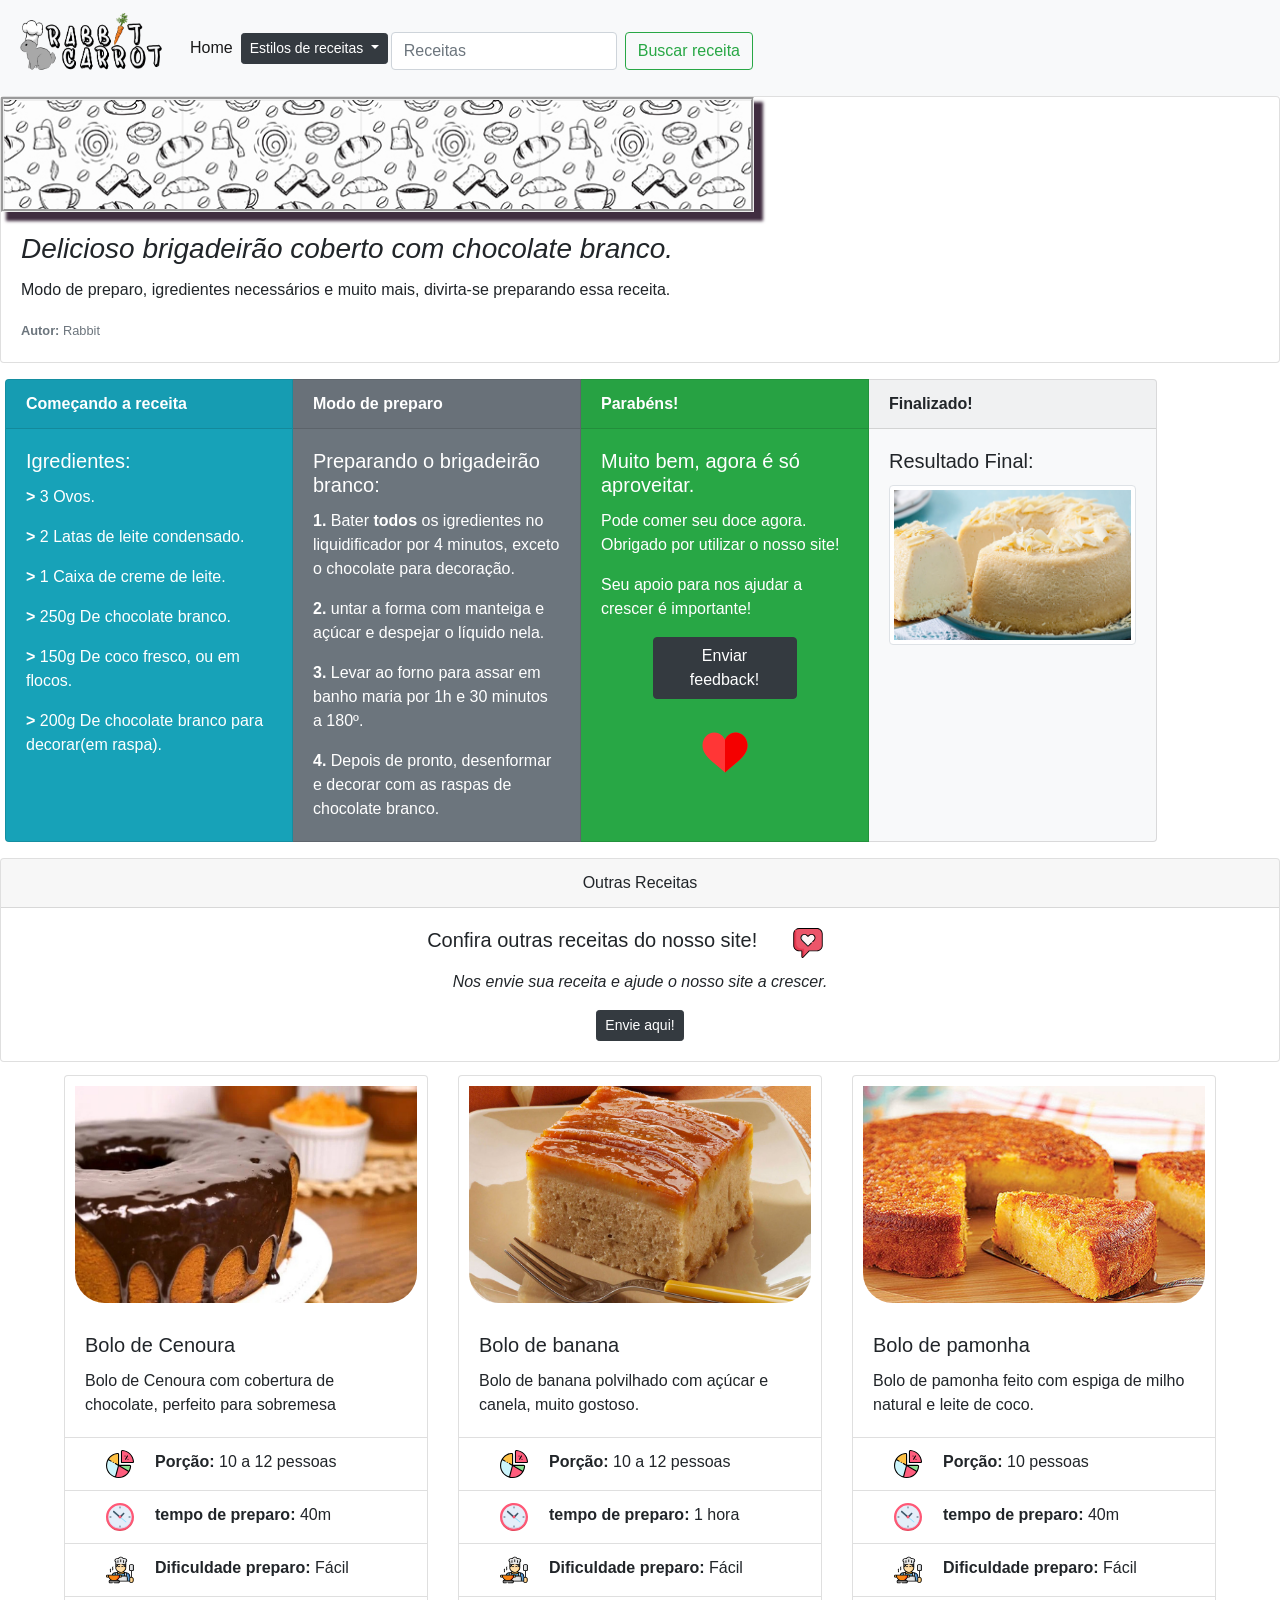
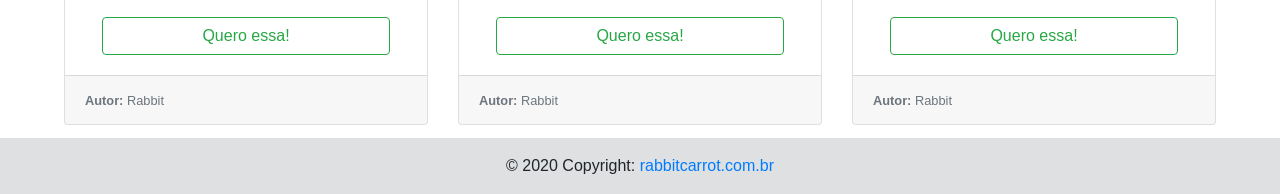
<file: receitaBrigadeiraoBranco.html>
<!DOCTYPE html>
<html lang="en">

<head>

    <script src="https://code.jquery.com/jquery-3.5.1.slim.min.js" integrity="sha384-DfXdz2htPH0lsSSs5nCTpuj/zy4C+OGpamoFVy38MVBnE+IbbVYUew+OrCXaRkfj" crossorigin="anonymous"></script>
    <script src="https://cdn.jsdelivr.net/npm/bootstrap@4.5.3/dist/js/bootstrap.bundle.min.js" integrity="sha384-ho+j7jyWK8fNQe+A12Hb8AhRq26LrZ/JpcUGGOn+Y7RsweNrtN/tE3MoK7ZeZDyx" crossorigin="anonymous"></script>
    <link rel="icon" href="imgs/icone_coelhito.png" />
    <link rel="stylesheet" href="css/stilos.css" />
    <link rel="stylesheet" href="https://cdn.jsdelivr.net/npm/bootstrap@4.5.3/dist/css/bootstrap.min.css" integrity="sha384-TX8t27EcRE3e/ihU7zmQxVncDAy5uIKz4rEkgIXeMed4M0jlfIDPvg6uqKI2xXr2" crossorigin="anonymous">
    <meta charset="UTF-8">
    <meta name="viewport" content="width=device-width, initial-scale=1">
    <title>Rabbit Brigadeirão Branco</title>
</head>

<body bgcolor="grey">

    <!-- HEADER -->

    <script>
        var href;

        function myfunction() {
            $('form').on('submit', function(e) {
                e.preventDefault();
                href = $('datalist option[value="' + $('input[list="receitas"]').val() + '"]').find('a').prop('href');
                if (typeof href !== 'undefined')
                    window.location.href = href;
            });
        }
    </script>

    <nav class="navbar navbar-expand-lg navbar-light bg-light fixed-top">
        <a class="navbar-brand headerzoom" href="index.html">
            <img src="imgs/coelho.png" width="150 " height="70 " class="d-inline-block align-top " alt=" ">
        </a>
        <button class="navbar-toggler" type="button" data-toggle="collapse" data-target="#navbarNavDropdown" aria-controls="navbarNavDropdown" aria-expanded="false" aria-label="Alterna navegação">
              <span class="navbar-toggler-icon"></span>
            </button>
        <div class="collapse navbar-collapse" id="navbarNavDropdown">
            <ul class="navbar-nav">
                <li class="nav-item active">
                    <a class="nav-link .text-body" href="index.html">Home <span class="sr-only">(Página atual)</span></a>
                </li>
                <li class="nav-item">
                    <div class="btn-group baixo">
                        <button class="btn btn-dark btn-secondary btn-sm dropdown-toggle descer" type="button" data-toggle="dropdown" aria-haspopup="true" aria-expanded="false">
                          Estilos de receitas
                        </button>
                        <div class="dropdown-menu">
                            <a class="dropdown-item" href="docesIndex.html">Doces <img src="imgs/doce.svg" width=" 50 " height="30 " class="d-inline-block align-top " alt=" " /></a>
                            <a class="dropdown-item" href="salgadasIndex.html">Salgados <img src="imgs/salgado.svg" width=" 50 " height="30 " class="d-inline-block align-top " alt=" " /></a>
                            <hr>
                            <a class="dropdown-item" href="diversas.html">Receitas Variadas <img src="imgs/receitas.svg" width=" 50 " height="30 " class="d-inline-block align-top " alt=" " /></a>
                        </div>
                    </div>
                </li>
            </ul>

            <form class="form-inline direitinha">

                <input class="form-control mr-sm-2" oninput="myfunction()" type="search" id="texto" list="receitas" placeholder="Receitas">
                <button class="btn btn-outline-success my-2 my-sm-0" type="submit">Buscar receita</button>

                <datalist id="receitas">

                    <option value="Bolo de cenoura"><a href="receitaBoloCenoura.html"></a></option>
                    <option value="Bolo de banana"><a href="receitaBoloBanana.html"></a></option>
                    <option value="Bolo de pamonha"><a href="receitaBoloPamonha.html"></a></option>
                    <option value="Pudim de leite condensado"><a href="receitaPudimLeiteCondensado.html"></a></option>
                    <option value="Brigadeirão Branco"><a href="receitaBrigadeiraoBranco.html"></a></option>
                    <option value="Queijadinha"><a href="receitaQueijadinha.html"></a></option>
                    <option value="Bolo de fubá"><a href="receitasDoces/boloFuba.html"></a></option>
                    <option value="Manjá"><a href="receitasDoces/manja.html"></a></option>
                    <option value="Pudim de coco"><a href="receitasDoces/pudimDeCoco.html"></a></option>
                    <option value="Fatias Húngaras"><a href="receitasDoces/fatiasHungaras.html"></a></option>
                    <option value="Bolo de limão"><a href="receitasDoces/boloDeLimao.html"></a></option>
                    <option value="Mousse de maracujá"><a href="receitasDoces/moouseDeMaracuja.html"></a></option>
                    <option value="Salada de berinjela"><a href="receitasSalgadas/saladaBerinjela.html"></a></option>
                    <option value="Cuscuz Paulista"><a href="receitasSalgadas/cuscuzPaulista.html"></a></option>
                    <option value="Torta de frango"><a href="receitasSalgadas/tortaFrango.html"></a></option>
                    <option value="Salada de maionese"><a href="receitasSalgadas/saladaMaionese.html"></a></option>
                    <option value="Tomate recheado"><a href="receitasSalgadas/tomateRecheado.html"></a></option>
                    <option value="Lasanha de presunto e queijo"><a href="receitasSalgadas/lasanhaPresuntoQueijo.html"></a></option>
                    <option value="Banofe"><a href="diversasDois/banofe.html"></a></option>
                    <option value="Bolo de Arroz"><a href="diversasDois/boloDeArroz.html"></a></option>
                    <option value="Bolo de fuba Cremoso"><a href="diversasDois/boloFubaCremoso.html"></a></option>
                    <option value="Gelado de Abacaxi"><a href="diversasDois/geladoAbacaxi.html"></a></option>
                    <option value="Macarrão Pizza"><a href="diversasDois/macarraoPizza.html"></a></option>
                    <option value="Torta de Ricota"><a href="diversasDois/tortaRicota.html"></a></option>
                    <option value="Arroz doce"><a href="diversasUm/arrozDoce.html"></a></option>
                    <option value="Bolo de coco"><a href="diversasUm/boloDeCoco.html"></a></option>
                    <option value="Brigadeirão Preto"><a href="diversasUm/brigadeiraoPreto.html"></a></option>
                    <option value="Curau"><a href="diversasUm/curau.html"></a></option>
                    <option value="Gelatina Colorida"><a href="diversasUm/gelatinaColorida.html"></a></option>
                    <option value="Pave de creme de confeiteiro"><a href="diversasUm/paveCremeConfeiteiro.html"></a></option>
                </datalist>
            </form>

        </div>
    </nav>
    <br>
    <br>

    <br>
    <br>
    <!-- HEADER -->

    <div class="card mb-3 ">
        <img class="img-fluid headerzito" src="imgs/header_receitas.jpg" height="110" width="753" alt="Imagem de capa do card">
        <div class="card-body">
            <h3 class="card-title"><i>Delicioso brigadeirão coberto com chocolate branco.</i></h3>
            <p class="card-text">Modo de preparo, igredientes necessários e muito mais, divirta-se preparando essa receita.</p>
            <p class="card-text"><small class="text-muted"><b>Autor:</b> Rabbit</small></p>
        </div>

    </div>


    <div class="card-group separadinha">

        <div class="card text-white bg-info mb-3 esquerdinha" style="max-width: 18rem;">
            <div class="card-header"><b>Começando a receita</b></div>
            <div class="card-body">
                <h5 class="card-title">Igredientes:</h5>
                <p class="card-text"><b>></b> 3 Ovos.</p>
                <p class="card-text"><b>></b> 2 Latas de leite condensado.</p>
                <p class="card-text"><b>></b> 1 Caixa de creme de leite.</p>
                <p class="card-text"><b>></b> 250g De chocolate branco.</p>
                <p class="card-text"><b>></b> 150g De coco fresco, ou em flocos.</p>
                <p class="card-text"><b>></b> 200g De chocolate branco para decorar(em raspa).</p>
            </div>
        </div>

        <div class="card text-white bg-secondary  mb-3 esquerdinha" style="max-width: 18rem;">
            <div class="card-header"><b>Modo de preparo</b></div>
            <div class="card-body">
                <h5 class="card-title">Preparando o brigadeirão branco:</h5>
                <p class="card-text"><b>1.</b> Bater <b>todos</b> os igredientes no liquidificador por 4 minutos, exceto o chocolate para decoração.</p>
                <p class="card-text"><b>2.</b> untar a forma com manteiga e açúcar e despejar o líquido nela.</p>
                <p class="card-text"><b>3.</b> Levar ao forno para assar em banho maria por 1h e 30 minutos a 180º.</p>
                <p class="card-text"><b>4.</b> Depois de pronto, desenformar e decorar com as raspas de chocolate branco.</p>
            </div>
        </div>


        <div class="card text-white bg-success mb-3 esquerdinha" style="max-width: 18rem;">
            <div class="card-header"><b>Parabéns!</b></div>
            <div class="card-body">
                <h5 class="card-title">Muito bem, agora é só aproveitar.</h5>
                <p class="card-text">Pode comer seu doce agora. Obrigado por utilizar o nosso site!</p>
                <p class="card-text">Seu apoio para nos ajudar a crescer é importante!</p>
                <center><a href="enviar_feedback.html"><button type="button" style="width: 9rem;" class="btn btn btn-dark aumentar">Enviar feedback!</button></a><br><br>
                    <p>
                        <button type="button" id="botao" class="btn btn-outline-success"><img src="imgs/coracaoFeedback.svg" width="50" height="45" class="d-inline-block align-top " alt=" "></button>

                    </p>

                    <script>
                        const btn = document.querySelectorAll('button');

                        const funcao = function() {

                            alert("Seu feedback positivo foi enviado com sucesso, obrigado!")
                            document.getElementById("botao").disabled = true;
                            document.getElementById("botao2").disabled = true;


                        }
                        btn[4].addEventListener("click", funcao)
                    </script>
                </center>
            </div>
        </div>

        <div class="card bg-light mb-3" style="max-width: 18rem;">
            <div class="card-header"><b>Finalizado!</b></div>
            <div class="card-body">
                <h5 class="card-title">Resultado Final:</h5>
                <div class="zoom">
                    <img src="imgs/brigadeirao_branco.jpg" width="300" height="300" alt="..." class="img-thumbnail">
                </div>
            </div>
        </div>

    </div>


    <div class="card text-center">
        <div class="card-header">
            Outras Receitas
        </div>
        <div class="card-body">
            <h5 class="card-title">Confira outras receitas do nosso site! <img src="imgs/coracao.svg" width="90" height="30" class="d-inline-block align-top " /></h5>
            <p class="card-text"><i>Nos envie sua receita e ajude o nosso site a crescer.</i></p>
            <a class="btn btn btn-dark btn-sm" href="enviar_receita.html" role="button">Envie aqui!</a>

        </div>
    </div>
    <!--Outras receitas-->
    <div class="centralizando">
        <div class="card-deck">
            <div class="card">
                <img src="imgs/bolo_cenoura.jpg" class="card-img-top fotos" alt="...">
                <div class="card-body">
                    <h5 class="card-title">Bolo de Cenoura</h5>
                    <p class="card-text">Bolo de Cenoura com cobertura de chocolate, perfeito para sobremesa</p>
                </div>
                <ul class="list-group list-group-flush">
                    <li class="list-group-item"><img src="imgs/porcao.svg" width="70" height="28" class="d-inline-block align-top " alt=" "><b>Porção:</b> 10 a 12 pessoas</li>
                    <li class="list-group-item"><img src="imgs/dinheiro.svg" width="70" height="28" class="d-inline-block align-top " alt=" "><b>tempo de preparo: </b> 40m </li>
                    <li class="list-group-item"><img src="imgs/cozinhando.svg" width="70" height="28" class="d-inline-block align-top " alt=" "><b>Dificuldade preparo:</b> Fácil</li>
                </ul>
                <div class="card-body">
                    <center><a href="receitaBoloCenoura.html"><button type="button"  style="width: 18rem;" class="btn btn-outline-success aumentar">Quero essa!</button></a></center>
                </div>
                <div class="card-footer">
                    <small class="text-muted"><b>Autor:</b> Rabbit</small>
                </div>
            </div>
            <div class="card">
                <img src="imgs/bolo_banana.jpg" class="card-img-top fotos" alt="...">
                <div class="card-body">
                    <h5 class="card-title">Bolo de banana</h5>
                    <p class="card-text">Bolo de banana polvilhado com açúcar e canela, muito gostoso.</p>
                </div>
                <ul class="list-group list-group-flush">
                    <li class="list-group-item"><img src="imgs/porcao.svg" width="70" height="28" class="d-inline-block align-top " alt=" "><b>Porção:</b> 10 a 12 pessoas</li>
                    <li class="list-group-item"><img src="imgs/dinheiro.svg" width="70" height="28" class="d-inline-block align-top " alt=" "><b>tempo de preparo: </b> 1 hora </li>
                    <li class="list-group-item"><img src="imgs/cozinhando.svg" width="70" height="28" class="d-inline-block align-top " alt=" "><b>Dificuldade preparo:</b> Fácil</li>
                </ul>
                <div class="card-body">
                    <center><a href="receitaBoloBanana.html"><button type="button"  style="width: 18rem;" class="btn btn-outline-success aumentar">Quero essa!</button></a></center>
                </div>
                <div class="card-footer">
                    <small class="text-muted"><b>Autor:</b> Rabbit</small>
                </div>
            </div>
            <div class="card">
                <img src="imgs/bolo_pamonha.jpg" class="card-img-top fotos" alt="...">
                <div class="card-body">
                    <h5 class="card-title">Bolo de pamonha</h5>
                    <p class="card-text">Bolo de pamonha feito com espiga de milho natural e leite de coco.</p>
                </div>
                <ul class="list-group list-group-flush">
                    <li class="list-group-item"><img src="imgs/porcao.svg" width="70" height="28" class="d-inline-block align-top " alt=" "><b>Porção:</b> 10 pessoas</li>
                    <li class="list-group-item"><img src="imgs/dinheiro.svg" width="70" height="28" class="d-inline-block align-top " alt=" "><b>tempo de preparo: </b> 40m</li>
                    <li class="list-group-item"><img src="imgs/cozinhando.svg" width="70" height="28" class="d-inline-block align-top " alt=" "><b>Dificuldade preparo:</b> Fácil</li>
                </ul>
                <div class="card-body">
                    <center><a href="receitaBoloPamonha.html"><button type="button"  style="width: 18rem;" class="btn btn-outline-success aumentar">Quero essa!</button></a></center>
                </div>
                <div class="card-footer">
                    <small class="text-muted"><b>Autor:</b> Rabbit</small>
                </div>
            </div>
        </div>
    </div>

</body>
<!-- Outras Receitas -->
<!-- Footer -->
<footer class="page-footer font-small blue fundo">

    <!-- Copyright -->
    <div class="footer-copyright text-center py-3">© 2020 Copyright:
        <a href="#">rabbitcarrot.com.br</a>
    </div>
    <!-- Copyright -->

</footer>

<!-- Footer -->


</html>
</file>
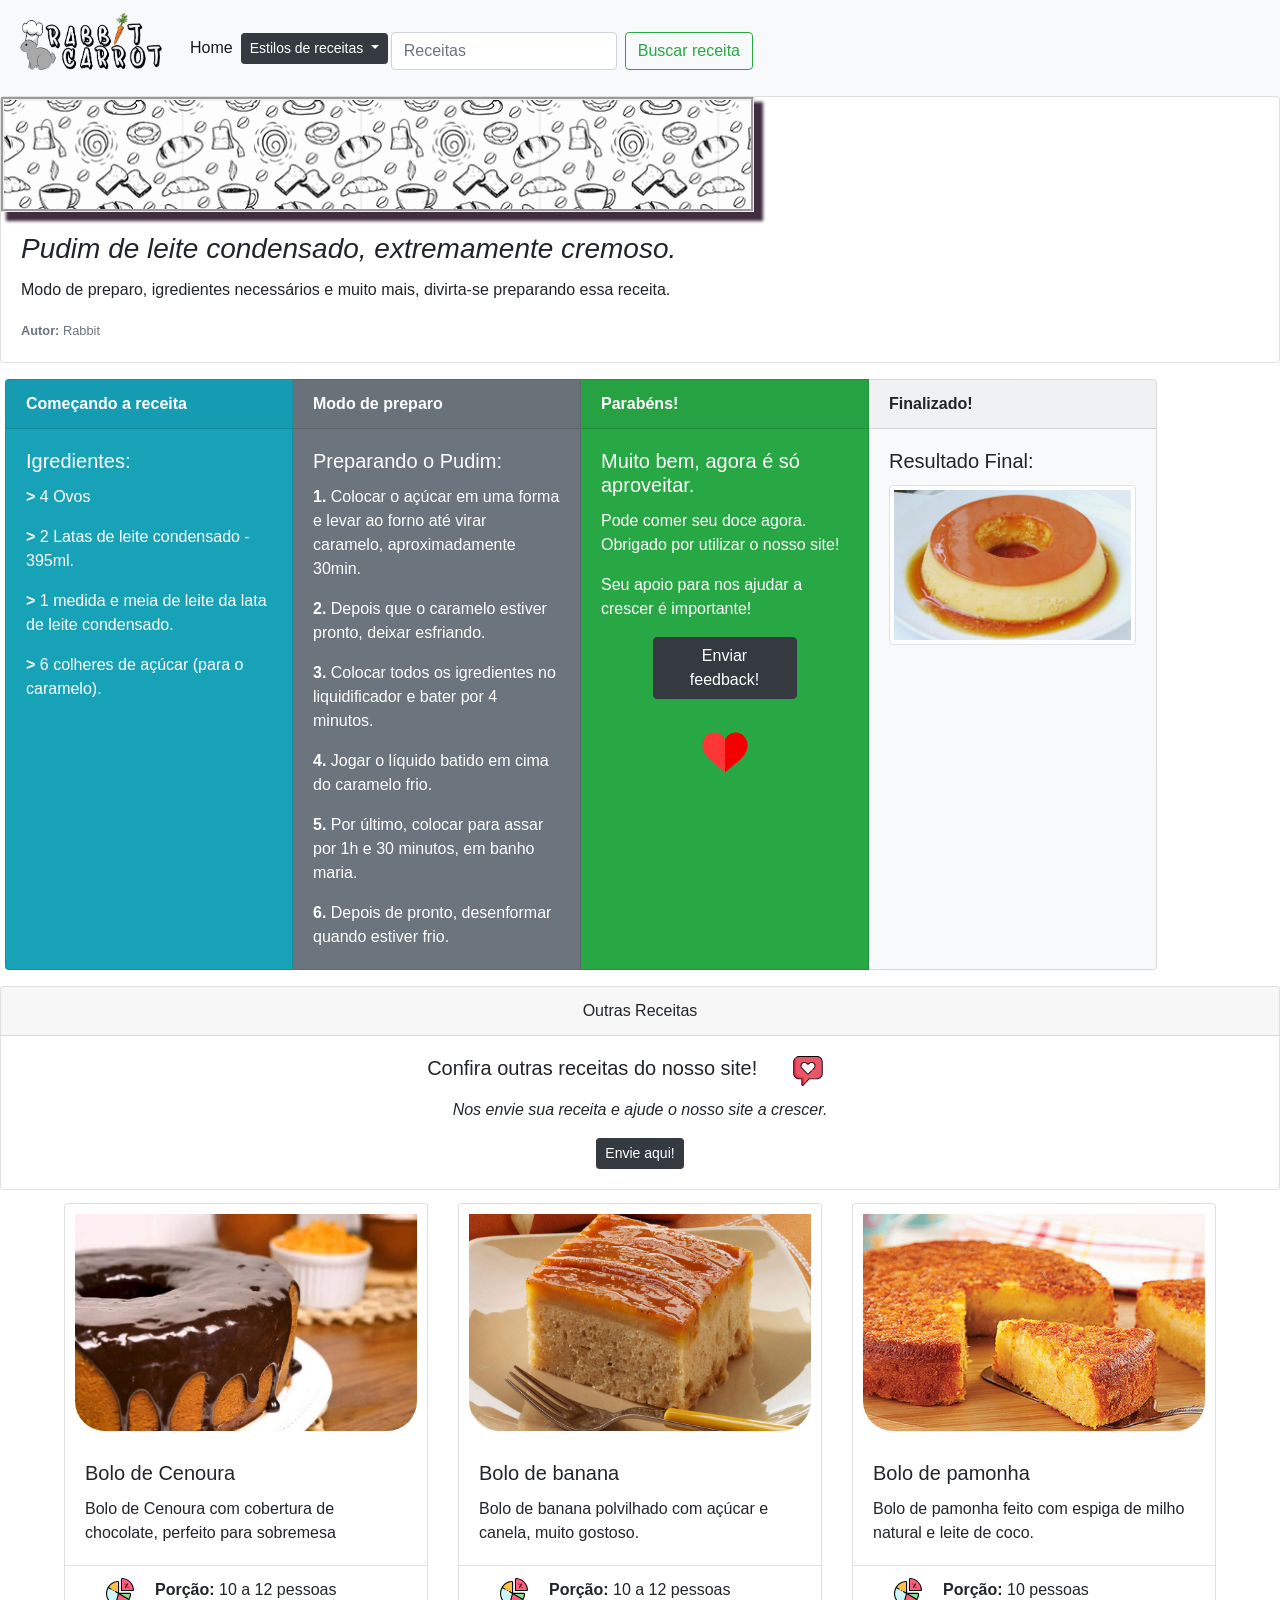
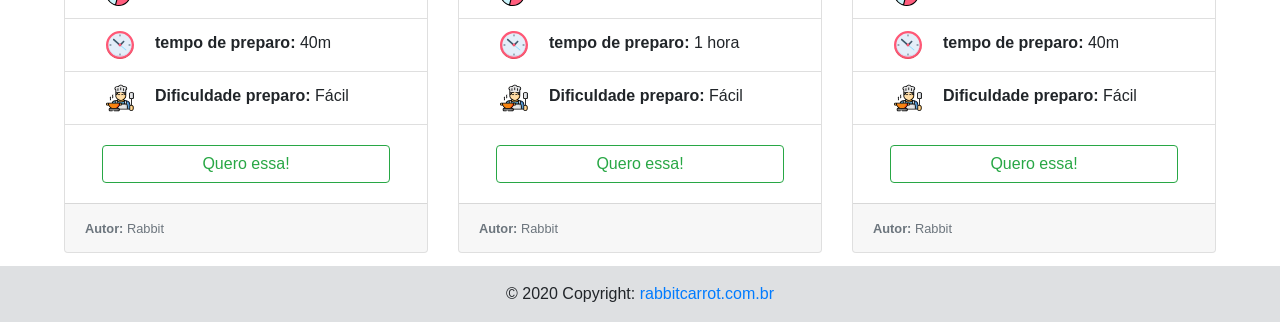
<file: receitaPudimLeiteCondensado.html>
<!DOCTYPE html>
<html lang="en">

<head>

    <script src="https://code.jquery.com/jquery-3.5.1.slim.min.js" integrity="sha384-DfXdz2htPH0lsSSs5nCTpuj/zy4C+OGpamoFVy38MVBnE+IbbVYUew+OrCXaRkfj" crossorigin="anonymous"></script>
    <script src="https://cdn.jsdelivr.net/npm/bootstrap@4.5.3/dist/js/bootstrap.bundle.min.js" integrity="sha384-ho+j7jyWK8fNQe+A12Hb8AhRq26LrZ/JpcUGGOn+Y7RsweNrtN/tE3MoK7ZeZDyx" crossorigin="anonymous"></script>
    <link rel="icon" href="imgs/icone_coelhito.png" />
    <link rel="stylesheet" href="css/stilos.css" />
    <link rel="stylesheet" href="https://cdn.jsdelivr.net/npm/bootstrap@4.5.3/dist/css/bootstrap.min.css" integrity="sha384-TX8t27EcRE3e/ihU7zmQxVncDAy5uIKz4rEkgIXeMed4M0jlfIDPvg6uqKI2xXr2" crossorigin="anonymous">
    <meta charset="UTF-8">
    <meta name="viewport" content="width=device-width, initial-scale=1">
    <title>Rabbit Pudim de leite Condensado</title>
</head>

<body bgcolor="grey">

    <!-- HEADER -->

    <script>
        var href;

        function myfunction() {
            $('form').on('submit', function(e) {
                e.preventDefault();
                href = $('datalist option[value="' + $('input[list="receitas"]').val() + '"]').find('a').prop('href');
                if (typeof href !== 'undefined')
                    window.location.href = href;
            });
        }
    </script>

    <nav class="navbar navbar-expand-lg navbar-light bg-light fixed-top">
        <a class="navbar-brand headerzoom" href="index.html">
            <img src="imgs/coelho.png" width="150 " height="70 " class="d-inline-block align-top " alt=" ">
        </a>
        <button class="navbar-toggler" type="button" data-toggle="collapse" data-target="#navbarNavDropdown" aria-controls="navbarNavDropdown" aria-expanded="false" aria-label="Alterna navegação">
              <span class="navbar-toggler-icon"></span>
            </button>
        <div class="collapse navbar-collapse" id="navbarNavDropdown">
            <ul class="navbar-nav">
                <li class="nav-item active">
                    <a class="nav-link .text-body" href="index.html">Home <span class="sr-only">(Página atual)</span></a>
                </li>
                <li class="nav-item">
                    <div class="btn-group baixo">
                        <button class="btn btn-dark btn-secondary btn-sm dropdown-toggle descer" type="button" data-toggle="dropdown" aria-haspopup="true" aria-expanded="false">
                          Estilos de receitas
                        </button>
                        <div class="dropdown-menu">
                            <a class="dropdown-item" href="docesIndex.html">Doces <img src="imgs/doce.svg" width=" 50 " height="30 " class="d-inline-block align-top " alt=" " /></a>
                            <a class="dropdown-item" href="salgadasIndex.html">Salgados <img src="imgs/salgado.svg" width=" 50 " height="30 " class="d-inline-block align-top " alt=" " /></a>
                            <hr>
                            <a class="dropdown-item" href="diversas.html">Receitas Variadas <img src="imgs/receitas.svg" width=" 50 " height="30 " class="d-inline-block align-top " alt=" " /></a>
                        </div>
                    </div>
                </li>
            </ul>

            <form class="form-inline direitinha">

                <input class="form-control mr-sm-2" oninput="myfunction()" type="search" id="texto" list="receitas" placeholder="Receitas">
                <button class="btn btn-outline-success my-2 my-sm-0" type="submit">Buscar receita</button>

                <datalist id="receitas">

                    <option value="Bolo de cenoura"><a href="receitaBoloCenoura.html"></a></option>
                    <option value="Bolo de banana"><a href="receitaBoloBanana.html"></a></option>
                    <option value="Bolo de pamonha"><a href="receitaBoloPamonha.html"></a></option>
                    <option value="Pudim de leite condensado"><a href="receitaPudimLeiteCondensado.html"></a></option>
                    <option value="Brigadeirão Branco"><a href="receitaBrigadeiraoBranco.html"></a></option>
                    <option value="Queijadinha"><a href="receitaQueijadinha.html"></a></option>
                    <option value="Bolo de fubá"><a href="receitasDoces/boloFuba.html"></a></option>
                    <option value="Manjá"><a href="receitasDoces/manja.html"></a></option>
                    <option value="Pudim de coco"><a href="receitasDoces/pudimDeCoco.html"></a></option>
                    <option value="Fatias Húngaras"><a href="receitasDoces/fatiasHungaras.html"></a></option>
                    <option value="Bolo de limão"><a href="receitasDoces/boloDeLimao.html"></a></option>
                    <option value="Mousse de maracujá"><a href="receitasDoces/moouseDeMaracuja.html"></a></option>
                    <option value="Salada de berinjela"><a href="receitasSalgadas/saladaBerinjela.html"></a></option>
                    <option value="Cuscuz Paulista"><a href="receitasSalgadas/cuscuzPaulista.html"></a></option>
                    <option value="Torta de frango"><a href="receitasSalgadas/tortaFrango.html"></a></option>
                    <option value="Salada de maionese"><a href="receitasSalgadas/saladaMaionese.html"></a></option>
                    <option value="Tomate recheado"><a href="receitasSalgadas/tomateRecheado.html"></a></option>
                     <option value="Lasanha de presunto e queijo"><a href="receitasSalgadas/lasanhaPresuntoQueijo.html"></a></option>
                     <option value="Banofe"><a href="diversasDois/banofe.html"></a></option>
                     <option value="Bolo de Arroz"><a href="diversasDois/boloDeArroz.html"></a></option>
                     <option value="Bolo de fuba Cremoso"><a href="diversasDois/boloFubaCremoso.html"></a></option>
                     <option value="Gelado de Abacaxi"><a href="diversasDois/geladoAbacaxi.html"></a></option>
                     <option value="Macarrão Pizza"><a href="diversasDois/macarraoPizza.html"></a></option>
                     <option value="Torta de Ricota"><a href="diversasDois/tortaRicota.html"></a></option>
                     <option value="Arroz doce"><a href="diversasUm/arrozDoce.html"></a></option>
                     <option value="Bolo de coco"><a href="diversasUm/boloDeCoco.html"></a></option>
                     <option value="Brigadeirão Preto"><a href="diversasUm/brigadeiraoPreto.html"></a></option>
                     <option value="Curau"><a href="diversasUm/curau.html"></a></option>
                     <option value="Gelatina Colorida"><a href="diversasUm/gelatinaColorida.html"></a></option>
                     <option value="Pave de creme de confeiteiro"><a href="diversasUm/paveCremeConfeiteiro.html"></a></option>
                </datalist>
            </form>

        </div>
    </nav>
    <br>
    <br>

    <br>
    <br>
    <!-- HEADER -->

    <div class="card mb-3 ">
        <img class="img-fluid headerzito" src="imgs/header_receitas.jpg" height="110" width="753" alt="Imagem de capa do card">
        <div class="card-body">
            <h3 class="card-title"><i>Pudim de leite condensado, extremamente cremoso.</i></h3>
            <p class="card-text">Modo de preparo, igredientes necessários e muito mais, divirta-se preparando essa receita.</p>
            <p class="card-text"><small class="text-muted"><b>Autor:</b> Rabbit</small></p>
        </div>

    </div>


    <div class="card-group separadinha">

        <div class="card text-white bg-info mb-3 esquerdinha" style="max-width: 18rem;">
            <div class="card-header"><b>Começando a receita</b></div>
            <div class="card-body">
                <h5 class="card-title">Igredientes:</h5>
                <p class="card-text"><b>></b> 4 Ovos</p>
                <p class="card-text"><b>></b> 2 Latas de leite condensado - 395ml.</p>
                <p class="card-text"><b>></b> 1 medida e meia de leite da lata de leite condensado.</p>
                <p class="card-text"><b>></b> 6 colheres de açúcar (para o caramelo).</p>
            </div>
        </div>

        <div class="card text-white bg-secondary  mb-3 esquerdinha" style="max-width: 18rem;">
            <div class="card-header"><b>Modo de preparo</b></div>
            <div class="card-body">
                <h5 class="card-title">Preparando o Pudim:</h5>
                <p class="card-text"><b>1.</b> Colocar o açúcar em uma forma e levar ao forno até virar caramelo, aproximadamente 30min.</p>
                <p class="card-text"><b>2.</b> Depois que o caramelo estiver pronto, deixar esfriando.</p>
                <p class="card-text"><b>3.</b> Colocar todos os igredientes no liquidificador e bater por 4 minutos.</p>
                <p class="card-text"><b>4.</b> Jogar o líquido batido em cima do caramelo frio.</p>
                <p class="card-text"><b>5.</b> Por último, colocar para assar por 1h e 30 minutos, em banho maria.</p>
                <p class="card-text"><b>6.</b> Depois de pronto, desenformar quando estiver frio.</p>
            </div>
        </div>


        <div class="card text-white bg-success mb-3 esquerdinha" style="max-width: 18rem;">
            <div class="card-header"><b>Parabéns!</b></div>
            <div class="card-body">
                <h5 class="card-title">Muito bem, agora é só aproveitar.</h5>
                <p class="card-text">Pode comer seu doce agora. Obrigado por utilizar o nosso site!</p>
                <p class="card-text">Seu apoio para nos ajudar a crescer é importante!</p>
                <center><a href="enviar_feedback.html"><button type="button" style="width: 9rem;" class="btn btn btn-dark aumentar">Enviar feedback!</button></a><br><br>
                    <p>
                        <button type="button" id="botao" class="btn btn-outline-success"><img src="imgs/coracaoFeedback.svg" width="50" height="45" class="d-inline-block align-top " alt=" "></button>

                    </p>

                    <script>
                        const btn = document.querySelectorAll('button');

                        const funcao = function() {

                            alert("Seu feedback positivo foi enviado com sucesso, obrigado!")
                            document.getElementById("botao").disabled = true;
                            document.getElementById("botao2").disabled = true;


                        }
                        btn[4].addEventListener("click", funcao)
                    </script>
                </center>
            </div>
        </div>

        <div class="card bg-light mb-3" style="max-width: 18rem;">
            <div class="card-header"><b>Finalizado!</b></div>
            <div class="card-body">
                <h5 class="card-title">Resultado Final:</h5>
                <div class="zoom">
                    <img src="imgs/pudim_leite_condensado.jpg" width="300" height="300" alt="..." class="img-thumbnail">
                </div>
            </div>
        </div>

    </div>


    <div class="card text-center">
        <div class="card-header">
            Outras Receitas
        </div>
        <div class="card-body">
            <h5 class="card-title">Confira outras receitas do nosso site! <img src="imgs/coracao.svg" width="90" height="30" class="d-inline-block align-top " /></h5>
            <p class="card-text"><i>Nos envie sua receita e ajude o nosso site a crescer.</i></p>
            <a class="btn btn btn-dark btn-sm" href="enviar_receita.html" role="button">Envie aqui!</a>

        </div>
    </div>
    <!--Outras receitas-->
    <div class="centralizando">
        <div class="card-deck">
            <div class="card">
                <img src="imgs/bolo_cenoura.jpg" class="card-img-top fotos" alt="...">
                <div class="card-body">
                    <h5 class="card-title">Bolo de Cenoura</h5>
                    <p class="card-text">Bolo de Cenoura com cobertura de chocolate, perfeito para sobremesa</p>
                </div>
                <ul class="list-group list-group-flush">
                    <li class="list-group-item"><img src="imgs/porcao.svg" width="70" height="28" class="d-inline-block align-top " alt=" "><b>Porção:</b> 10 a 12 pessoas</li>
                    <li class="list-group-item"><img src="imgs/dinheiro.svg" width="70" height="28" class="d-inline-block align-top " alt=" "><b>tempo de preparo: </b> 40m </li>
                    <li class="list-group-item"><img src="imgs/cozinhando.svg" width="70" height="28" class="d-inline-block align-top " alt=" "><b>Dificuldade preparo:</b> Fácil</li>
                </ul>
                <div class="card-body">
                    <center><a href="receitaBoloCenoura.html"><button type="button"  style="width: 18rem;" class="btn btn-outline-success aumentar">Quero essa!</button></a>
                    </center>
                </div>
                <div class="card-footer">
                    <small class="text-muted"><b>Autor:</b> Rabbit</small>
                </div>
            </div>
            <div class="card">
                <img src="imgs/bolo_banana.jpg" class="card-img-top fotos" alt="...">
                <div class="card-body">
                    <h5 class="card-title">Bolo de banana</h5>
                    <p class="card-text">Bolo de banana polvilhado com açúcar e canela, muito gostoso.</p>
                </div>
                <ul class="list-group list-group-flush">
                    <li class="list-group-item"><img src="imgs/porcao.svg" width="70" height="28" class="d-inline-block align-top " alt=" "><b>Porção:</b> 10 a 12 pessoas</li>
                    <li class="list-group-item"><img src="imgs/dinheiro.svg" width="70" height="28" class="d-inline-block align-top " alt=" "><b>tempo de preparo: </b> 1 hora </li>
                    <li class="list-group-item"><img src="imgs/cozinhando.svg" width="70" height="28" class="d-inline-block align-top " alt=" "><b>Dificuldade preparo:</b> Fácil</li>
                </ul>
                <div class="card-body">
                    <center><a href="receitaBoloBanana.html"><button type="button"  style="width: 18rem;" class="btn btn-outline-success aumentar">Quero essa!</button></a></center>
                </div>
                <div class="card-footer">
                    <small class="text-muted"><b>Autor:</b> Rabbit</small>
                </div>
            </div>
            <div class="card">
                <img src="imgs/bolo_pamonha.jpg" class="card-img-top fotos" alt="...">
                <div class="card-body">
                    <h5 class="card-title">Bolo de pamonha</h5>
                    <p class="card-text">Bolo de pamonha feito com espiga de milho natural e leite de coco.</p>
                </div>
                <ul class="list-group list-group-flush">
                    <li class="list-group-item"><img src="imgs/porcao.svg" width="70" height="28" class="d-inline-block align-top " alt=" "><b>Porção:</b> 10 pessoas</li>
                    <li class="list-group-item"><img src="imgs/dinheiro.svg" width="70" height="28" class="d-inline-block align-top " alt=" "><b>tempo de preparo: </b> 40m</li>
                    <li class="list-group-item"><img src="imgs/cozinhando.svg" width="70" height="28" class="d-inline-block align-top " alt=" "><b>Dificuldade preparo:</b> Fácil</li>
                </ul>
                <div class="card-body">
                    <center><a href="receitaBoloPamonha.html"><button type="button"  style="width: 18rem;" class="btn btn-outline-success aumentar">Quero essa!</button></a></center>
                </div>
                <div class="card-footer">
                    <small class="text-muted"><b>Autor:</b> Rabbit</small>
                </div>
            </div>
        </div>
    </div>

</body>
<!-- Outras Receitas -->
<!-- Footer -->
<footer class="page-footer font-small blue fundo">

    <!-- Copyright -->
    <div class="footer-copyright text-center py-3">© 2020 Copyright:
        <a href="#">rabbitcarrot.com.br</a>
    </div>
    <!-- Copyright -->

</footer>

<!-- Footer -->


</html>
</file>
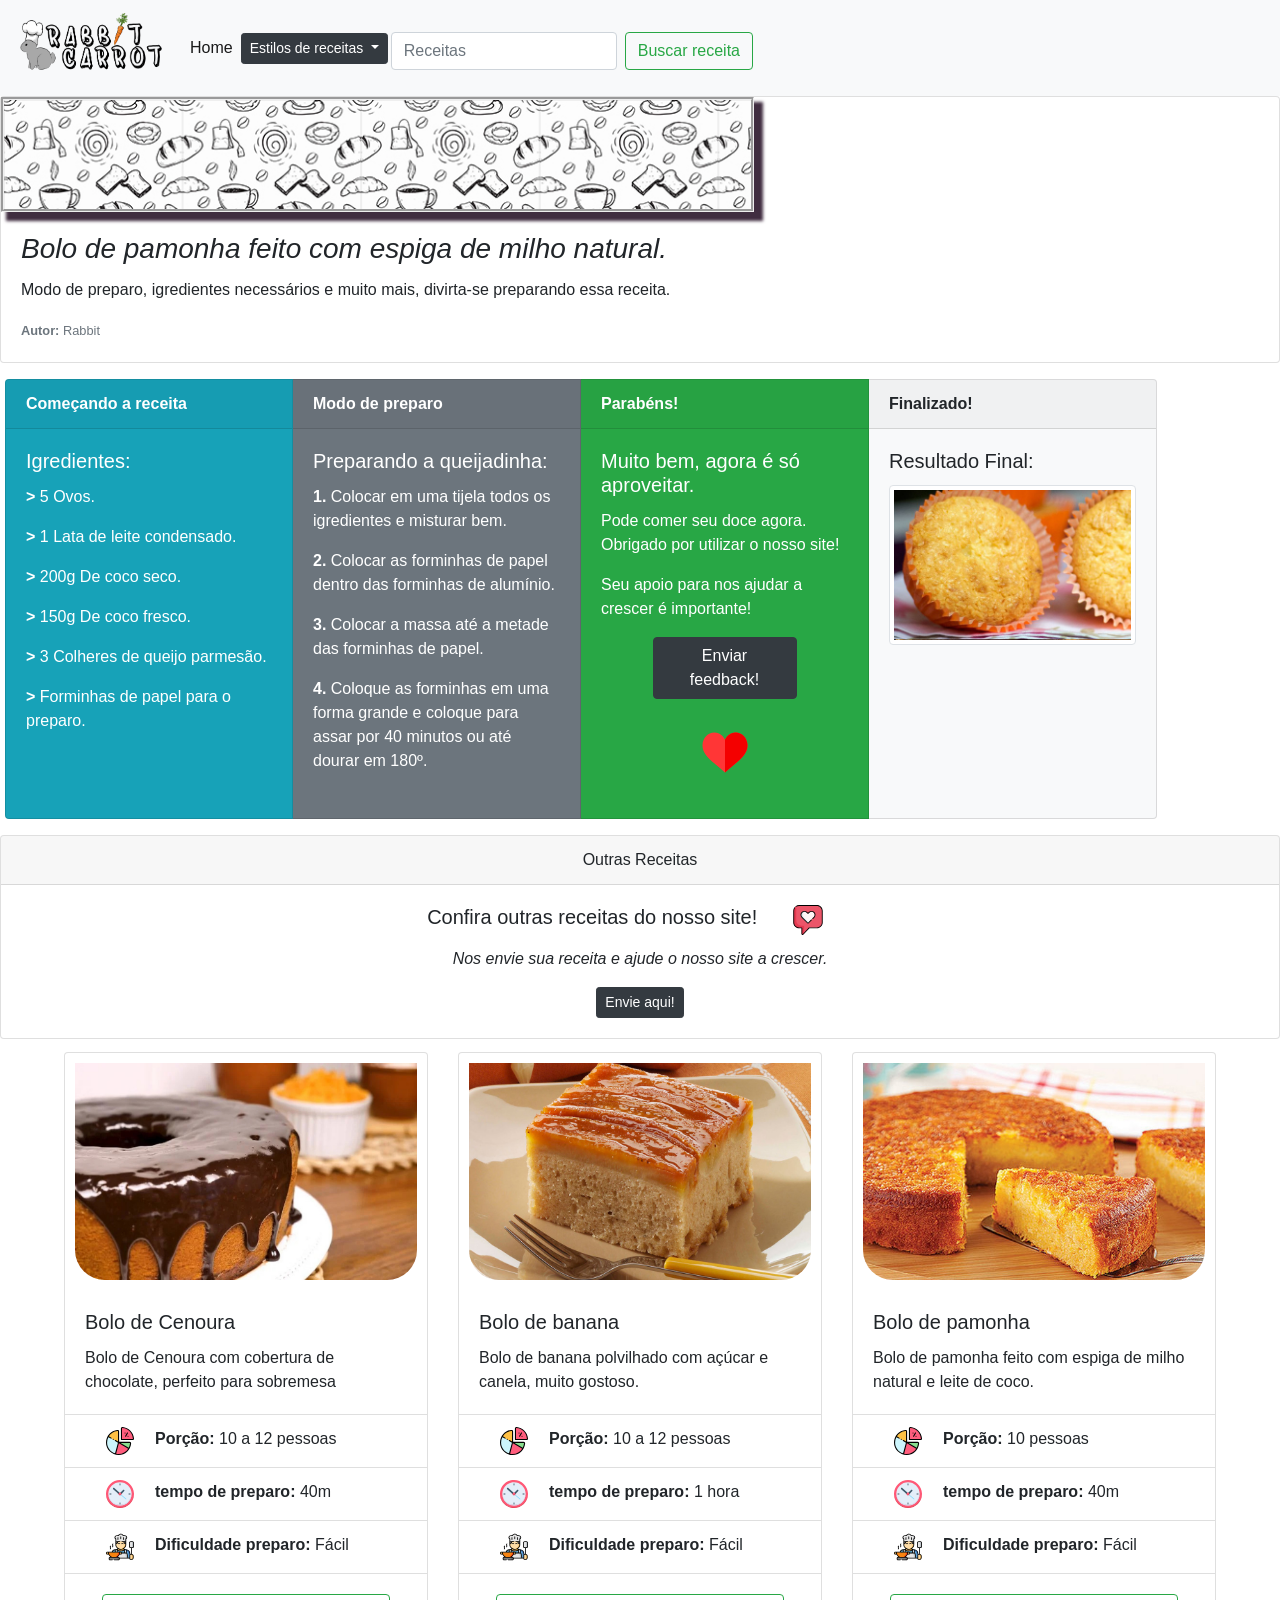
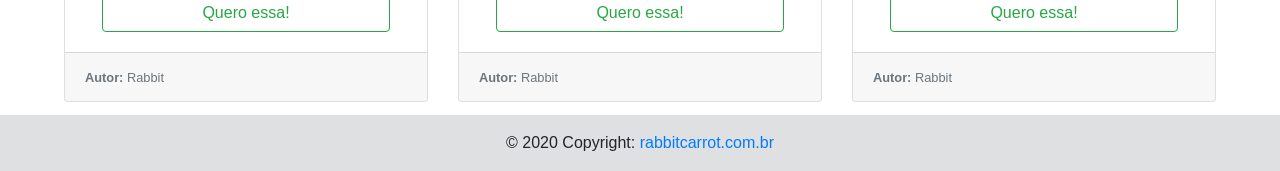
<file: receitaQueijadinha.html>
<!DOCTYPE html>
<html lang="en">

<head>

    <script src="https://code.jquery.com/jquery-3.5.1.slim.min.js" integrity="sha384-DfXdz2htPH0lsSSs5nCTpuj/zy4C+OGpamoFVy38MVBnE+IbbVYUew+OrCXaRkfj" crossorigin="anonymous"></script>
    <script src="https://cdn.jsdelivr.net/npm/bootstrap@4.5.3/dist/js/bootstrap.bundle.min.js" integrity="sha384-ho+j7jyWK8fNQe+A12Hb8AhRq26LrZ/JpcUGGOn+Y7RsweNrtN/tE3MoK7ZeZDyx" crossorigin="anonymous"></script>
    <link rel="icon" href="imgs/icone_coelhito.png" />
    <link rel="stylesheet" href="css/stilos.css" />
    <link rel="stylesheet" href="https://cdn.jsdelivr.net/npm/bootstrap@4.5.3/dist/css/bootstrap.min.css" integrity="sha384-TX8t27EcRE3e/ihU7zmQxVncDAy5uIKz4rEkgIXeMed4M0jlfIDPvg6uqKI2xXr2" crossorigin="anonymous">
    <meta charset="UTF-8">
    <meta name="viewport" content="width=device-width, initial-scale=1">
    <title>Rabbit Queijadinha</title>
</head>

<body bgcolor="grey">

    <!-- HEADER -->

    <script>
        var href;

        function myfunction() {
            $('form').on('submit', function(e) {
                e.preventDefault();
                href = $('datalist option[value="' + $('input[list="receitas"]').val() + '"]').find('a').prop('href');
                if (typeof href !== 'undefined')
                    window.location.href = href;
            });
        }
    </script>

    <nav class="navbar navbar-expand-lg navbar-light bg-light fixed-top">
        <a class="navbar-brand headerzoom" href="index.html">
            <img src="imgs/coelho.png" width="150 " height="70 " class="d-inline-block align-top " alt=" ">
        </a>
        <button class="navbar-toggler" type="button" data-toggle="collapse" data-target="#navbarNavDropdown" aria-controls="navbarNavDropdown" aria-expanded="false" aria-label="Alterna navegação">
              <span class="navbar-toggler-icon"></span>
            </button>
        <div class="collapse navbar-collapse" id="navbarNavDropdown">
            <ul class="navbar-nav">
                <li class="nav-item active">
                    <a class="nav-link .text-body" href="index.html">Home <span class="sr-only">(Página atual)</span></a>
                </li>
                <li class="nav-item">
                    <div class="btn-group baixo">
                        <button class="btn btn-dark btn-secondary btn-sm dropdown-toggle descer" type="button" data-toggle="dropdown" aria-haspopup="true" aria-expanded="false">
                          Estilos de receitas
                        </button>
                        <div class="dropdown-menu">
                            <a class="dropdown-item" href="docesIndex.html">Doces <img src="imgs/doce.svg" width=" 50 " height="30 " class="d-inline-block align-top " alt=" " /></a>
                            <a class="dropdown-item" href="salgadasIndex.html">Salgados <img src="imgs/salgado.svg" width=" 50 " height="30 " class="d-inline-block align-top " alt=" " /></a>
                            <hr>
                            <a class="dropdown-item" href="diversas.html">Receitas Variadas <img src="imgs/receitas.svg" width=" 50 " height="30 " class="d-inline-block align-top " alt=" " /></a>
                        </div>
                    </div>
                </li>
            </ul>

            <form class="form-inline direitinha">

                <input class="form-control mr-sm-2" oninput="myfunction()" type="search" id="texto" list="receitas" placeholder="Receitas">
                <button class="btn btn-outline-success my-2 my-sm-0" type="submit">Buscar receita</button>

                <datalist id="receitas">

                    <option value="Bolo de cenoura"><a href="receitaBoloCenoura.html"></a></option>
                    <option value="Bolo de banana"><a href="receitaBoloBanana.html"></a></option>
                    <option value="Bolo de pamonha"><a href="receitaBoloPamonha.html"></a></option>
                    <option value="Pudim de leite condensado"><a href="receitaPudimLeiteCondensado.html"></a></option>
                    <option value="Brigadeirão Branco"><a href="receitaBrigadeiraoBranco.html"></a></option>
                    <option value="Queijadinha"><a href="receitaQueijadinha.html"></a></option>
                    <option value="Bolo de fubá"><a href="receitasDoces/boloFuba.html"></a></option>
                    <option value="Manjá"><a href="receitasDoces/manja.html"></a></option>
                    <option value="Pudim de coco"><a href="receitasDoces/pudimDeCoco.html"></a></option>
                    <option value="Fatias Húngaras"><a href="receitasDoces/fatiasHungaras.html"></a></option>
                    <option value="Bolo de limão"><a href="receitasDoces/boloDeLimao.html"></a></option>
                    <option value="Mousse de maracujá"><a href="receitasDoces/moouseDeMaracuja.html"></a></option>
                    <option value="Salada de berinjela"><a href="receitasSalgadas/saladaBerinjela.html"></a></option>
                    <option value="Cuscuz Paulista"><a href="receitasSalgadas/cuscuzPaulista.html"></a></option>
                    <option value="Torta de frango"><a href="receitasSalgadas/tortaFrango.html"></a></option>
                    <option value="Salada de maionese"><a href="receitasSalgadas/saladaMaionese.html"></a></option>
                    <option value="Tomate recheado"><a href="receitasSalgadas/tomateRecheado.html"></a></option>
                    <option value="Lasanha de presunto e queijo"><a href="receitasSalgadas/lasanhaPresuntoQueijo.html"></a></option>
                    <option value="Banofe"><a href="diversasDois/banofe.html"></a></option>
                    <option value="Bolo de Arroz"><a href="diversasDois/boloDeArroz.html"></a></option>
                    <option value="Bolo de fuba Cremoso"><a href="diversasDois/boloFubaCremoso.html"></a></option>
                    <option value="Gelado de Abacaxi"><a href="diversasDois/geladoAbacaxi.html"></a></option>
                    <option value="Macarrão Pizza"><a href="diversasDois/macarraoPizza.html"></a></option>
                    <option value="Torta de Ricota"><a href="diversasDois/tortaRicota.html"></a></option>
                    <option value="Arroz doce"><a href="diversasUm/arrozDoce.html"></a></option>
                    <option value="Bolo de coco"><a href="diversasUm/boloDeCoco.html"></a></option>
                    <option value="Brigadeirão Preto"><a href="diversasUm/brigadeiraoPreto.html"></a></option>
                    <option value="Curau"><a href="diversasUm/curau.html"></a></option>
                    <option value="Gelatina Colorida"><a href="diversasUm/gelatinaColorida.html"></a></option>
                    <option value="Pave de creme de confeiteiro"><a href="diversasUm/paveCremeConfeiteiro.html"></a></option>
                </datalist>
            </form>

        </div>
    </nav>
    <br>
    <br>

    <br>
    <br>
    <!-- HEADER -->

    <div class="card mb-3 ">
        <img class="img-fluid headerzito" src="imgs/header_receitas.jpg" height="110" width="753" alt="Imagem de capa do card">
        <div class="card-body">
            <h3 class="card-title"><i>Bolo de pamonha feito com espiga de milho natural.</i></h3>
            <p class="card-text">Modo de preparo, igredientes necessários e muito mais, divirta-se preparando essa receita.</p>
            <p class="card-text"><small class="text-muted"><b>Autor:</b> Rabbit</small></p>
        </div>

    </div>


    <div class="card-group separadinha">

        <div class="card text-white bg-info mb-3 esquerdinha" style="max-width: 18rem;">
            <div class="card-header"><b>Começando a receita</b></div>
            <div class="card-body">
                <h5 class="card-title">Igredientes:</h5>
                <p class="card-text"><b>></b> 5 Ovos.</p>
                <p class="card-text"><b>></b> 1 Lata de leite condensado.</p>
                <p class="card-text"><b>></b> 200g De coco seco.</p>
                <p class="card-text"><b>></b> 150g De coco fresco.</p>
                <p class="card-text"><b>></b> 3 Colheres de queijo parmesão.</p>
                <p class="card-text"><b>></b> Forminhas de papel para o preparo.</p>
            </div>
        </div>

        <div class="card text-white bg-secondary  mb-3 esquerdinha" style="max-width: 18rem;">
            <div class="card-header"><b>Modo de preparo</b></div>
            <div class="card-body">
                <h5 class="card-title">Preparando a queijadinha:</h5>
                <p class="card-text"><b>1.</b> Colocar em uma tijela todos os igredientes e misturar bem.</p>
                <p class="card-text"><b>2.</b> Colocar as forminhas de papel dentro das forminhas de alumínio.</p>
                <p class="card-text"><b>3.</b> Colocar a massa até a metade das forminhas de papel.</p>
                <p class="card-text"><b>4.</b> Coloque as forminhas em uma forma grande e coloque para assar por 40 minutos ou até dourar em 180º.</p>
            </div>
        </div>


        <div class="card text-white bg-success mb-3 esquerdinha" style="max-width: 18rem;">
            <div class="card-header"><b>Parabéns!</b></div>
            <div class="card-body">
                <h5 class="card-title">Muito bem, agora é só aproveitar.</h5>
                <p class="card-text">Pode comer seu doce agora. Obrigado por utilizar o nosso site!</p>
                <p class="card-text">Seu apoio para nos ajudar a crescer é importante!</p>
                <center><a href="enviar_feedback.html"><button type="button" style="width: 9rem;" class="btn btn btn-dark aumentar">Enviar feedback!</button></a><br><br>
                    <p>
                        <button type="button" id="botao" class="btn btn-outline-success"><img src="imgs/coracaoFeedback.svg" width="50" height="45" class="d-inline-block align-top " alt=" "></button>

                    </p>

                    <script>
                        const btn = document.querySelectorAll('button');

                        const funcao = function() {

                            alert("Seu feedback positivo foi enviado com sucesso, obrigado!")
                            document.getElementById("botao").disabled = true;
                            document.getElementById("botao2").disabled = true;


                        }
                        btn[4].addEventListener("click", funcao)
                    </script>
                </center>
            </div>
        </div>

        <div class="card bg-light mb-3" style="max-width: 18rem;">
            <div class="card-header"><b>Finalizado!</b></div>
            <div class="card-body">
                <h5 class="card-title">Resultado Final:</h5>
                <div class="zoom">
                    <img src="imgs/queijadinha.jpg" width="300" height="300" alt="..." class="img-thumbnail">
                </div>
            </div>
        </div>

    </div>


    <div class="card text-center">
        <div class="card-header">
            Outras Receitas
        </div>
        <div class="card-body">
            <h5 class="card-title">Confira outras receitas do nosso site! <img src="imgs/coracao.svg" width="90" height="30" class="d-inline-block align-top " /></h5>
            <p class="card-text"><i>Nos envie sua receita e ajude o nosso site a crescer.</i></p>
            <a class="btn btn btn-dark btn-sm" href="enviar_receita.html" role="button">Envie aqui!</a>

        </div>
    </div>
    <!--Outras receitas-->
    <div class="centralizando">
        <div class="card-deck">
            <div class="card">
                <img src="imgs/bolo_cenoura.jpg" class="card-img-top fotos" alt="...">
                <div class="card-body">
                    <h5 class="card-title">Bolo de Cenoura</h5>
                    <p class="card-text">Bolo de Cenoura com cobertura de chocolate, perfeito para sobremesa</p>
                </div>
                <ul class="list-group list-group-flush">
                    <li class="list-group-item"><img src="imgs/porcao.svg" width="70" height="28" class="d-inline-block align-top " alt=" "><b>Porção:</b> 10 a 12 pessoas</li>
                    <li class="list-group-item"><img src="imgs/dinheiro.svg" width="70" height="28" class="d-inline-block align-top " alt=" "><b>tempo de preparo: </b> 40m </li>
                    <li class="list-group-item"><img src="imgs/cozinhando.svg" width="70" height="28" class="d-inline-block align-top " alt=" "><b>Dificuldade preparo:</b> Fácil</li>
                </ul>
                <div class="card-body">
                    <center><a href="receitaBoloCenoura.html"><button type="button"  style="width: 18rem;" class="btn btn-outline-success aumentar">Quero essa!</button></a></center>
                </div>
                <div class="card-footer">
                    <small class="text-muted"><b>Autor:</b> Rabbit</small>
                </div>
            </div>
            <div class="card">
                <img src="imgs/bolo_banana.jpg" class="card-img-top fotos" alt="...">
                <div class="card-body">
                    <h5 class="card-title">Bolo de banana</h5>
                    <p class="card-text">Bolo de banana polvilhado com açúcar e canela, muito gostoso.</p>
                </div>
                <ul class="list-group list-group-flush">
                    <li class="list-group-item"><img src="imgs/porcao.svg" width="70" height="28" class="d-inline-block align-top " alt=" "><b>Porção:</b> 10 a 12 pessoas</li>
                    <li class="list-group-item"><img src="imgs/dinheiro.svg" width="70" height="28" class="d-inline-block align-top " alt=" "><b>tempo de preparo: </b> 1 hora </li>
                    <li class="list-group-item"><img src="imgs/cozinhando.svg" width="70" height="28" class="d-inline-block align-top " alt=" "><b>Dificuldade preparo:</b> Fácil</li>
                </ul>
                <div class="card-body">
                    <center><a href="receitaBoloBanana.html"><button type="button"  style="width: 18rem;" class="btn btn-outline-success aumentar">Quero essa!</button></a></center>
                </div>
                <div class="card-footer">
                    <small class="text-muted"><b>Autor:</b> Rabbit</small>
                </div>
            </div>
            <div class="card">
                <img src="imgs/bolo_pamonha.jpg" class="card-img-top fotos" alt="...">
                <div class="card-body">
                    <h5 class="card-title">Bolo de pamonha</h5>
                    <p class="card-text">Bolo de pamonha feito com espiga de milho natural e leite de coco.</p>
                </div>
                <ul class="list-group list-group-flush">
                    <li class="list-group-item"><img src="imgs/porcao.svg" width="70" height="28" class="d-inline-block align-top " alt=" "><b>Porção:</b> 10 pessoas</li>
                    <li class="list-group-item"><img src="imgs/dinheiro.svg" width="70" height="28" class="d-inline-block align-top " alt=" "><b>tempo de preparo: </b> 40m</li>
                    <li class="list-group-item"><img src="imgs/cozinhando.svg" width="70" height="28" class="d-inline-block align-top " alt=" "><b>Dificuldade preparo:</b> Fácil</li>
                </ul>
                <div class="card-body">
                    <center><a href="receitaBoloPamonha.html"><button type="button"  style="width: 18rem;" class="btn btn-outline-success aumentar">Quero essa!</button></a></center>
                </div>
                <div class="card-footer">
                    <small class="text-muted"><b>Autor:</b> Rabbit</small>
                </div>
            </div>
        </div>
    </div>

</body>
<!-- Outras Receitas -->
<!-- Footer -->
<footer class="page-footer font-small blue fundo">

    <!-- Copyright -->
    <div class="footer-copyright text-center py-3">© 2020 Copyright:
        <a href="#">rabbitcarrot.com.br</a>
    </div>
    <!-- Copyright -->

</footer>

<!-- Footer -->


</html>
</file>
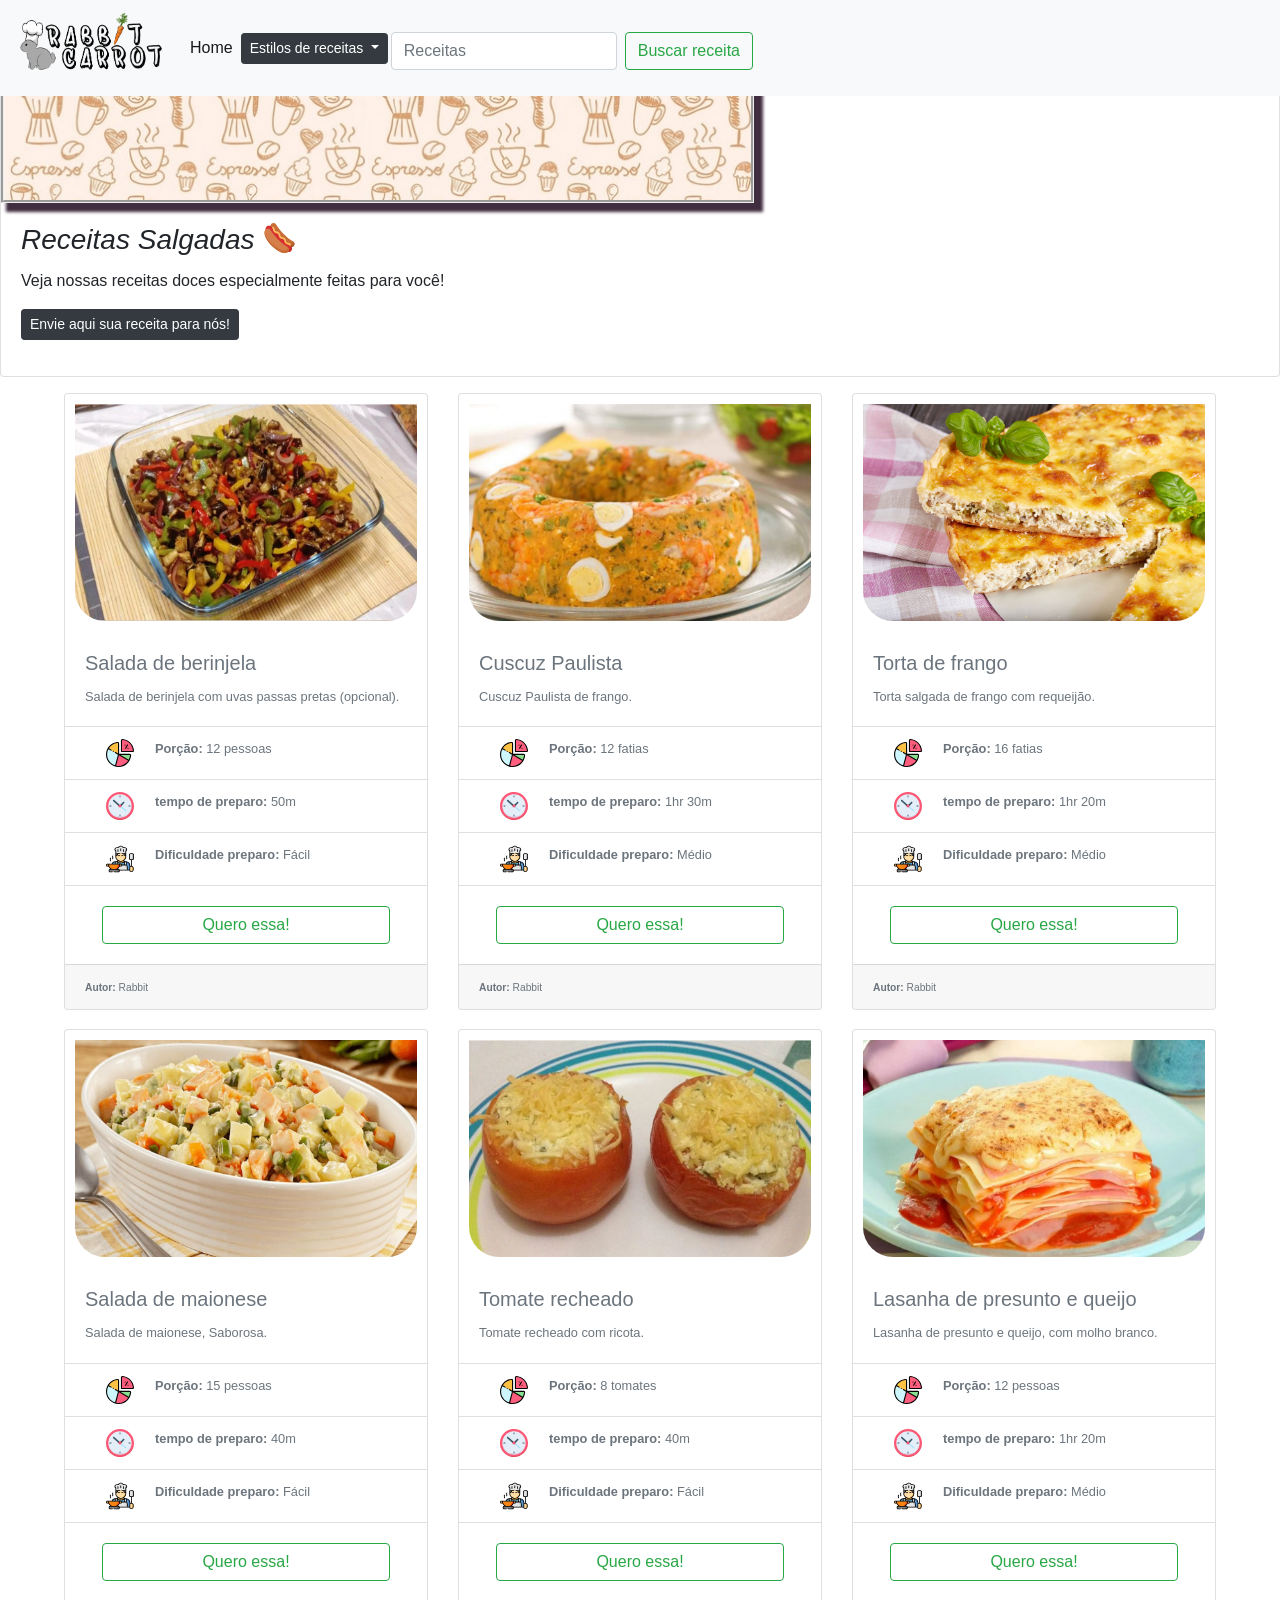
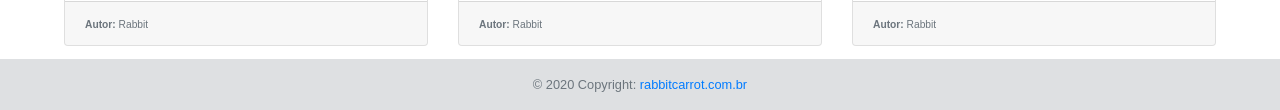
<file: salgadasIndex.html>
<!DOCTYPE html>
<html lang="en">

<head>

    <script src="https://code.jquery.com/jquery-3.5.1.slim.min.js" integrity="sha384-DfXdz2htPH0lsSSs5nCTpuj/zy4C+OGpamoFVy38MVBnE+IbbVYUew+OrCXaRkfj" crossorigin="anonymous"></script>
    <script src="https://cdn.jsdelivr.net/npm/bootstrap@4.5.3/dist/js/bootstrap.bundle.min.js" integrity="sha384-ho+j7jyWK8fNQe+A12Hb8AhRq26LrZ/JpcUGGOn+Y7RsweNrtN/tE3MoK7ZeZDyx" crossorigin="anonymous"></script>
    <link rel="icon" href="imgs/icone_coelhito.png" />
    <link rel="stylesheet" href="css/stilos.css" />
    <link rel="stylesheet" href="https://cdn.jsdelivr.net/npm/bootstrap@4.5.3/dist/css/bootstrap.min.css" integrity="sha384-TX8t27EcRE3e/ihU7zmQxVncDAy5uIKz4rEkgIXeMed4M0jlfIDPvg6uqKI2xXr2" crossorigin="anonymous">
    <meta charset="UTF-8">
    <meta name="viewport" content="width=device-width, initial-scale=1">
    <title>Rabbit Carrot - Salgados</title>
</head>

<body bgcolor="grey">

    <!-- HEADER -->

    <script>
        var href;

        function myfunction() {
            $('form').on('submit', function(e) {
                e.preventDefault();
                href = $('datalist option[value="' + $('input[list="receitas"]').val() + '"]').find('a').prop('href');
                if (typeof href !== 'undefined')
                    window.location.href = href;
            });
        }
    </script>

    <nav class="navbar navbar-expand-lg navbar-light bg-light fixed-top">
        <a class="navbar-brand headerzoom" href="index.html">
            <img src="imgs/coelho.png" width="150 " height="70 " class="d-inline-block align-top " alt=" ">
        </a>
        <button class="navbar-toggler" type="button" data-toggle="collapse" data-target="#navbarNavDropdown" aria-controls="navbarNavDropdown" aria-expanded="false" aria-label="Alterna navegação">
              <span class="navbar-toggler-icon"></span>
            </button>
        <div class="collapse navbar-collapse" id="navbarNavDropdown">
            <ul class="navbar-nav">
                <li class="nav-item active">
                    <a class="nav-link .text-body" href="index.html">Home <span class="sr-only">(Página atual)</span></a>
                </li>
                <li class="nav-item">
                    <div class="btn-group baixo">
                        <button class="btn btn-dark btn-secondary btn-sm dropdown-toggle descer" type="button" data-toggle="dropdown" aria-haspopup="true" aria-expanded="false">
                          Estilos de receitas
                        </button>
                        <div class="dropdown-menu">
                            <a class="dropdown-item" href="docesIndex.html">Doces <img src="imgs/doce.svg" width=" 50 " height="30 " class="d-inline-block align-top " alt=" " /></a>
                            <a class="dropdown-item" href="salgadasIndex.html">Salgados <img src="imgs/salgado.svg" width=" 50 " height="30 " class="d-inline-block align-top " alt=" " /></a>
                            <hr>
                            <a class="dropdown-item" href="diversas.html">Receitas Variadas <img src="imgs/receitas.svg" width=" 50 " height="30 " class="d-inline-block align-top " alt=" " /></a>
                        </div>
                    </div>
                </li>
            </ul>

            <form class="form-inline direitinha">

                <input class="form-control mr-sm-2" oninput="myfunction()" type="search" id="texto" list="receitas" placeholder="Receitas">
                <button class="btn btn-outline-success my-2 my-sm-0" type="submit">Buscar receita</button>

                <datalist id="receitas">

                    <option value="Bolo de cenoura"><a href="receitaBoloCenoura.html"></a></option>
                    <option value="Bolo de banana"><a href="receitaBoloBanana.html"></a></option>
                    <option value="Bolo de pamonha"><a href="receitaBoloPamonha.html"></a></option>
                    <option value="Pudim de leite condensado"><a href="receitaPudimLeiteCondensado.html"></a></option>
                    <option value="Brigadeirão Branco"><a href="receitaBrigadeiraoBranco.html"></a></option>
                    <option value="Queijadinha"><a href="receitaQueijadinha.html"></a></option>
                    <option value="Bolo de fubá"><a href="receitasDoces/boloFuba.html"></a></option>
                    <option value="Manjá"><a href="receitasDoces/manja.html"></a></option>
                    <option value="Pudim de coco"><a href="receitasDoces/pudimDeCoco.html"></a></option>
                    <option value="Fatias Húngaras"><a href="receitasDoces/fatiasHungaras.html"></a></option>
                    <option value="Bolo de limão"><a href="receitasDoces/boloDeLimao.html"></a></option>
                    <option value="Mousse de maracujá"><a href="receitasDoces/moouseDeMaracuja.html"></a></option>
                    <option value="Salada de berinjela"><a href="receitasSalgadas/saladaBerinjela.html"></a></option>
                    <option value="Cuscuz Paulista"><a href="receitasSalgadas/cuscuzPaulista.html"></a></option>
                    <option value="Torta de frango"><a href="receitasSalgadas/tortaFrango.html"></a></option>
                    <option value="Salada de maionese"><a href="receitasSalgadas/saladaMaionese.html"></a></option>
                    <option value="Tomate recheado"><a href="receitasSalgadas/tomateRecheado.html"></a></option>
                    <option value="Lasanha de presunto e queijo"><a href="receitasSalgadas/lasanhaPresuntoQueijo.html"></a></option>
                    <option value="Banofe"><a href="diversasDois/banofe.html"></a></option>
                    <option value="Bolo de Arroz"><a href="diversasDois/boloDeArroz.html"></a></option>
                    <option value="Bolo de fuba Cremoso"><a href="diversasDois/boloFubaCremoso.html"></a></option>
                    <option value="Gelado de Abacaxi"><a href="diversasDois/geladoAbacaxi.html"></a></option>
                    <option value="Macarrão Pizza"><a href="diversasDois/macarraoPizza.html"></a></option>
                    <option value="Torta de Ricota"><a href="diversasDois/tortaRicota.html"></a></option>
                    <option value="Arroz doce"><a href="diversasUm/arrozDoce.html"></a></option>
                    <option value="Bolo de coco"><a href="diversasUm/boloDeCoco.html"></a></option>
                    <option value="Brigadeirão Preto"><a href="diversasUm/brigadeiraoPreto.html"></a></option>
                    <option value="Curau"><a href="diversasUm/curau.html"></a></option>
                    <option value="Gelatina Colorida"><a href="diversasUm/gelatinaColorida.html"></a></option>
                    <option value="Pave de creme de confeiteiro"><a href="diversasUm/paveCremeConfeiteiro.html"></a></option>
                    
                </datalist>
            </form>

        </div>
    </nav>
    <br>
    <br>
    <br>
    <div class="card mb-3 descendo">
        <img class="img-fluid headerzito" src="imgs/salgadosbanner.jpg" height="110" width="753" alt="Imagem de capa do card">
        <div class="card-body">
            <h3 class="card-title"><i>Receitas Salgadas <img src="imgs/salgado.svg" width="35" height="30 " class="d-inline-block align-top" alt=" "></i></h3>
            <p class="card-text">Veja nossas receitas doces especialmente feitas para você!</p>
            <p class="card-text"><small class="text-muted"><a class="btn btn btn-dark btn-sm" href="enviar_receita.html" role="button">Envie aqui sua receita para nós!</a></p>
        </div>
    </div>


    <!-- HEADER -->

    <!-- corpo  -->

    <div class="centralizando">
        <div class="card-deck">
        <div class="card">
            <img src="imgs/saladaBerinjela.jpg"  class="card-img-top fotos" alt="...">
            <div class="card-body">
                <h5 class="card-title">Salada de berinjela</h5>
                <p class="card-text">Salada de berinjela com uvas passas pretas (opcional).</p>
            </div>
            <ul class="list-group list-group-flush">
                <li class="list-group-item"><img src="imgs/porcao.svg" width="70" height="28" class="d-inline-block align-top " alt=" "><b>Porção:</b> 12 pessoas</li>
                <li class="list-group-item"><img src="imgs/dinheiro.svg" width="70" height="28" class="d-inline-block align-top " alt=" "><b>tempo de preparo: </b> 50m </li>
                <li class="list-group-item"><img src="imgs/cozinhando.svg" width="70" height="28" class="d-inline-block align-top " alt=" "><b>Dificuldade preparo:</b> Fácil</li>
            </ul>
            <div class="card-body">
                <center><a href="receitasSalgadas/saladaBerinjela.html"><button type="button"  style="width: 18rem;" class="btn btn-outline-success aumentar">Quero essa!</button></a></center>
            </div>
            <div class="card-footer">
                <small class="text-muted"><b>Autor:</b> Rabbit</small>
        </div>
    </div>
    <div class="card">
        <img src="imgs/cuscuz.jpg" class="card-img-top fotos" alt="...">
        <div class="card-body">
            <h5 class="card-title">Cuscuz Paulista</h5>
            <p class="card-text">Cuscuz Paulista de frango.</p>
        </div>
        <ul class="list-group list-group-flush">
            <li class="list-group-item"><img src="imgs/porcao.svg" width="70" height="28" class="d-inline-block align-top " alt=" "><b>Porção:</b> 12 fatias</li>
            <li class="list-group-item"><img src="imgs/dinheiro.svg" width="70" height="28" class="d-inline-block align-top " alt=" "><b>tempo de preparo: </b> 1hr 30m </li>
            <li class="list-group-item"><img src="imgs/cozinhando.svg" width="70" height="28" class="d-inline-block align-top " alt=" "><b>Dificuldade preparo:</b> Médio</li>
        </ul>
        <div class="card-body">
            <center><a href="receitasSalgadas/cuscuzPaulista.html"><button type="button"  style="width: 18rem;" class="btn btn-outline-success aumentar">Quero essa!</button></a></center>
        </div>
        <div class="card-footer">
            <small class="text-muted"><b>Autor:</b> Rabbit</small>
        </div>
    </div>
    <div class="card">
        <img src="imgs/tortaFrangoCatupiry.jpg" class="card-img-top fotos" alt="...">
        <div class="card-body">
            <h5 class="card-title">Torta de frango</h5>
            <p class="card-text">Torta salgada de frango com requeijão.</p>
        </div>
        <ul class="list-group list-group-flush">
            <li class="list-group-item"><img src="imgs/porcao.svg" width="70" height="28" class="d-inline-block align-top " alt=" "><b>Porção:</b> 16 fatias</li>
            <li class="list-group-item"><img src="imgs/dinheiro.svg" width="70" height="28" class="d-inline-block align-top " alt=" "><b>tempo de preparo: </b> 1hr 20m</li>
            <li class="list-group-item"><img src="imgs/cozinhando.svg" width="70" height="28" class="d-inline-block align-top " alt=" "><b>Dificuldade preparo:</b> Médio</li>
        </ul>
        <div class="card-body">
            <center><a href="receitasSalgadas/tortaFrango.html"><button type="button"  style="width: 18rem;" class="btn btn-outline-success aumentar">Quero essa!</button></a></center>
        </div>
        <div class="card-footer">
            <small class="text-muted"><b>Autor:</b> Rabbit</small>
        </div>
    </div>
    </div>

    <!-- corpo -->

    <br>

    <!-- corpo 2 -->

    <div class="card-deck">
        <div class="card">
            <img src="imgs/saladaMaionese.jpg" class="card-img-top fotos" alt="...">
            <div class="card-body">
                <h5 class="card-title">Salada de maionese</h5>
                <p class="card-text">Salada de maionese, Saborosa.</p>
            </div>
            <ul class="list-group list-group-flush">
                <li class="list-group-item"><img src="imgs/porcao.svg" width="70" height="28" class="d-inline-block align-top " alt=" "><b>Porção:</b> 15 pessoas</li>
                <li class="list-group-item"><img src="imgs/dinheiro.svg" width="70" height="28" class="d-inline-block align-top " alt=" "><b>tempo de preparo: </b> 40m</li>
                <li class="list-group-item"><img src="imgs/cozinhando.svg" width="70" height="28" class="d-inline-block align-top " alt=" "><b>Dificuldade preparo:</b> Fácil</li>
            </ul>
            <div class="card-body">
                <center><a href="receitasSalgadas/saladaMaionese.html"><button type="button"  style="width: 18rem;" class="btn btn-outline-success aumentar">Quero essa!</button></a></center>
            </div>
            <div class="card-footer">
                <small class="text-muted"><b>Autor:</b> Rabbit</small>
            </div>
        </div>
        <div class="card">
            <img src="imgs/tomateRicota.jpg" class="card-img-top fotos" alt="...">
            <div class="card-body">
                <h5 class="card-title">Tomate recheado</h5>
                <p class="card-text">Tomate recheado com ricota.</p>
            </div>
            <ul class="list-group list-group-flush">
                <li class="list-group-item"><img src="imgs/porcao.svg" width="70" height="28" class="d-inline-block align-top " alt=" "><b>Porção:</b> 8 tomates</li>
                <li class="list-group-item"><img src="imgs/dinheiro.svg" width="70" height="28" class="d-inline-block align-top " alt=" "><b>tempo de preparo: </b> 40m</li>
                <li class="list-group-item"><img src="imgs/cozinhando.svg" width="70" height="28" class="d-inline-block align-top " alt=" "><b>Dificuldade preparo:</b> Fácil</li>
            </ul>
            <div class="card-body">
                <center><a href="receitasSalgadas/tomateRecheado.html"><button type="button"  style="width: 18rem;" class="btn btn-outline-success aumentar">Quero essa!</button></a></center>
            </div>
            <div class="card-footer">
                <small class="text-muted"><b>Autor:</b> Rabbit</small>
            </div>
        </div>
        <div class="card">
            <img src="imgs/lasanhaMolhoBranco.jpg" class="card-img-top fotos" alt="...">
            <div class="card-body">
                <h5 class="card-title">Lasanha de presunto e queijo</h5>
                <p class="card-text">Lasanha de presunto e queijo, com molho branco.</p>
            </div>
            <ul class="list-group list-group-flush">
                <li class="list-group-item"><img src="imgs/porcao.svg" width="70" height="28" class="d-inline-block align-top " alt=" "><b>Porção:</b> 12 pessoas</li>
                <li class="list-group-item"><img src="imgs/dinheiro.svg" width="70" height="28" class="d-inline-block align-top " alt=" "><b>tempo de preparo: </b> 1hr 20m</li>
                <li class="list-group-item"><img src="imgs/cozinhando.svg" width="70" height="28" class="d-inline-block align-top " alt=" "><b>Dificuldade preparo:</b> Médio</li>
            </ul>
            <div class="card-body">
                <center><a href="receitasSalgadas/lasanhaPresuntoQueijo.html"><button type="button"  style="width: 18rem;" class="btn btn-outline-success aumentar">Quero essa!</button></a></center>
            </div>
            <div class="card-footer">
                <small class="text-muted"><b>Autor:</b> Rabbit</small>
            </div>
        </div>
    </div>
    <script async src="https://pagead2.googlesyndication.com/pagead/js/adsbygoogle.js"></script>
<!-- anuncio horizontal -->
<ins class="adsbygoogle"
     style="display:block"
     data-ad-client="ca-pub-9453351168925949"
     data-ad-slot="4747014707"
     data-ad-format="auto"
     data-full-width-responsive="true"></ins>
<script>
     (adsbygoogle = window.adsbygoogle || []).push({});
</script>
    </div>
</body>
<!-- corpo 2 -->
<!-- Footer -->
<footer class="page-footer font-small blue fundo">

    <!-- Copyright -->
    <div class="footer-copyright text-center py-3">© 2020 Copyright:
        <a href="#">rabbitcarrot.com.br</a>
    </div>
    <!-- Copyright -->

</footer>

<!-- Footer -->


</html>
</file>
<file: css/stilos.css>
.ladinhozinho {
    padding-left: 10px;
}

.descer {
    margin-top: 5px;
}

.fotos {
    border-radius: 40px;
    padding: 10px;
    transition: transform .2s;
}

.zoom {
    transition: transform .2s;
}

.headerzoom:hover {
    transform: scale(1.2);
    /* (150% zoom - Note: if the zoom is too large, it will go outside of the viewport) */
}

.fotos:hover {
    transform: scale(1.1);
    /* (150% zoom - Note: if the zoom is too large, it will go outside of the viewport) */
}

.fundo {
    background-color: #dee0e2;
}

.headerzito {
    padding: 0px;
    border-style: groove;
    box-shadow: 7px 7px 3px 2px rgba(64, 45, 64, 1);
}

.separadinha {
    margin-left: 5px;
}

.zoom {
    transition: transform .2s;
}

.zoom:hover {
    transform: scale(2.0);
    /* (150% zoom - Note: if the zoom is too large, it will go outside of the viewport) */
}

.descendo {
    margin-top: 15px;
}

.headerzitoSalgado {
    padding-top: 1px;
    border-style: groove;
    box-shadow: 7px 7px 3px 2px rgb(226, 214, 182);
}

.preto {
    color: black;
    font-size: 18px;
}

.direitinha {
    padding-top: 5px;
    padding-left: 3px;
}

.headerNoticia {
    padding: 0px;
    border-style: ridge;
    box-shadow: 7px 7px 3px 2px rgba(29, 163, 204, 0.192);
}

.centralizando {
    margin: 1vw auto;
    width: 90vw;
}

.textinhoEmpresa {
    color: rgb(100, 100, 100);
    padding-left: 2vw;
    padding-right: 2vw;
}

@font-face {
    font-family: fontzada;
    src: url(roboto.ttf);
}

.fontezada {
    font-family: fontzada;
}

.subiu {
    margin-top: -30px;
}
</file>
<file: venus/css/stilos.css>
.nav-link {
    font-size: 18px;
}

@media (min-width: 300px) and (max-width: 500px) {
    .centro {
        margin-left: 0%;
    }
    .centralizandoN {
        margin-left: 11vw;
    }
    .direitaNav {
        margin-left: 53vw;
    }
    .descendoNav {
        font-family: 'Roboto', sans-serif;
        padding-top: 63px;
    }
}

@media (min-width: 760px) and (max-width: 3000px) {
    .descendoNav {
        font-family: 'Roboto', sans-serif;
        padding-top: 60px;
    }
}

@media (min-height: 10px) and (max-height: 900px) {
    .footerControl {
        margin-left: 0%;
    }
}

@media (min-height: 910px) and (max-height: 5000px) {
    .footerControl {
        position: absolute;
        bottom: 0;
        width: 100%;
    }
}

.centralizando {
    margin: 1vw auto;
    width: 90vw;
}

.whatsapp {
    position: fixed;
    top: 85%;
    left: 1%;
    padding: 10px;
    z-index: 10000000;
}

.menor {
    font-size: 17px;
}

.sobre {
    text-align: center;
}

.black {
    color: black;
}

.card-text {
    padding-left: 10px;
    padding-right: 10px;
}

.cima {
    z-index: 999999999;
}

.textoNav {
    font-size: 25px;
    color: #000000;
}

.textinhoEmpresa {
    color: rgb(100, 100, 100);
    padding-left: 7vw;
    padding-right: 7vw;
}

.pertinho {
    margin-bottom: -19px;
}

.fontezada {
    font-family: fontzada;
}

@font-face {
    font-family: fontzada;
    src: url(roboto.ttf);
}

@font-face {
    font-family: textoLogo;
    src: url(montserat.ttf);
}

.textoLogo {
    font-family: textoLogo;
}

.descricoes {
    color: rgb(100, 100, 100);
}

.abaixandoImagens {
    padding-top: 10px;
}

.zoom:hover {
    transform: scale(1.10);
}

.zoom {
    transition: transform .2s;
}

.logo {
    padding-top: 70px;
}

.alinhandoDescricoes {
    display: none;
    font-size: 2vw;
    padding-top: 65px;
    color: white;
}
</file>
<file: venus/assets/footer.css>
#myFooter {
    background-color: #3c3d41;
    color: white;
    padding-top: 30px;
}

#myFooter .footer-copyright {
    background-color: #333333;
    padding-top: 3px;
    padding-bottom: 3px;
    text-align: center;
}

#myFooter .row {
    margin-bottom: 60px;
}

#myFooter .navbar-brand {
    margin-top: 45px;
    height: 65px;
}

#myFooter .footer-copyright p {
    margin: 10px;
    color: #ccc;
}

#myFooter ul {
    list-style-type: none;
    padding-left: 0;
    line-height: 1.7;
}

#myFooter h5 {
    font-size: 18px;
    color: white;
    font-weight: bold;
    margin-top: 30px;
}

#myFooter h2 a {
    font-size: 50px;
    text-align: center;
    color: #fff;
}

#myFooter a {
    color: #d2d1d1;
    text-decoration: none;
}

#myFooter a:hover,
#myFooter a:focus {
    text-decoration: none;
    color: white;
}

#myFooter .social-networks {
    text-align: center;
    padding-top: 30px;
    padding-bottom: 16px;
}

#myFooter .social-networks a {
    font-size: 32px;
    color: #f9f9f9;
    padding: 10px;
    transition: 0.2s;
}

#myFooter .social-networks a:hover {
    text-decoration: none;
}

#myFooter .facebook:hover {
    color: #0077e2;
}

#myFooter .instagram:hover {
    color: purple;
}

#myFooter .twitter:hover {
    color: #00aced;
}

#myFooter .btn {
    color: white;
    background-color: #d84b6b;
    border-radius: 20px;
    border: none;
    width: 150px;
    display: block;
    margin: 0 auto;
    margin-top: 10px;
    line-height: 25px;
}

@media screen and (max-width: 767px) {
    #myFooter {
        text-align: center;
    }
}


/* CSS utilizado para posicionar o rodapé no final da página. */


/* Você pode remover isso. */

html {
    height: 100%;
}

body {
    display: flex;
    display: -webkit-flex;
    flex-direction: column;
    -webkit-flex-direction: column;
    height: 100%;
}

.content {
    flex: 1 0 auto;
    -webkit-flex: 1 0 auto;
    min-height: 200px;
}

#myFooter {
    flex: 0 0 auto;
    -webkit-flex: 0 0 auto;
}
</file>
